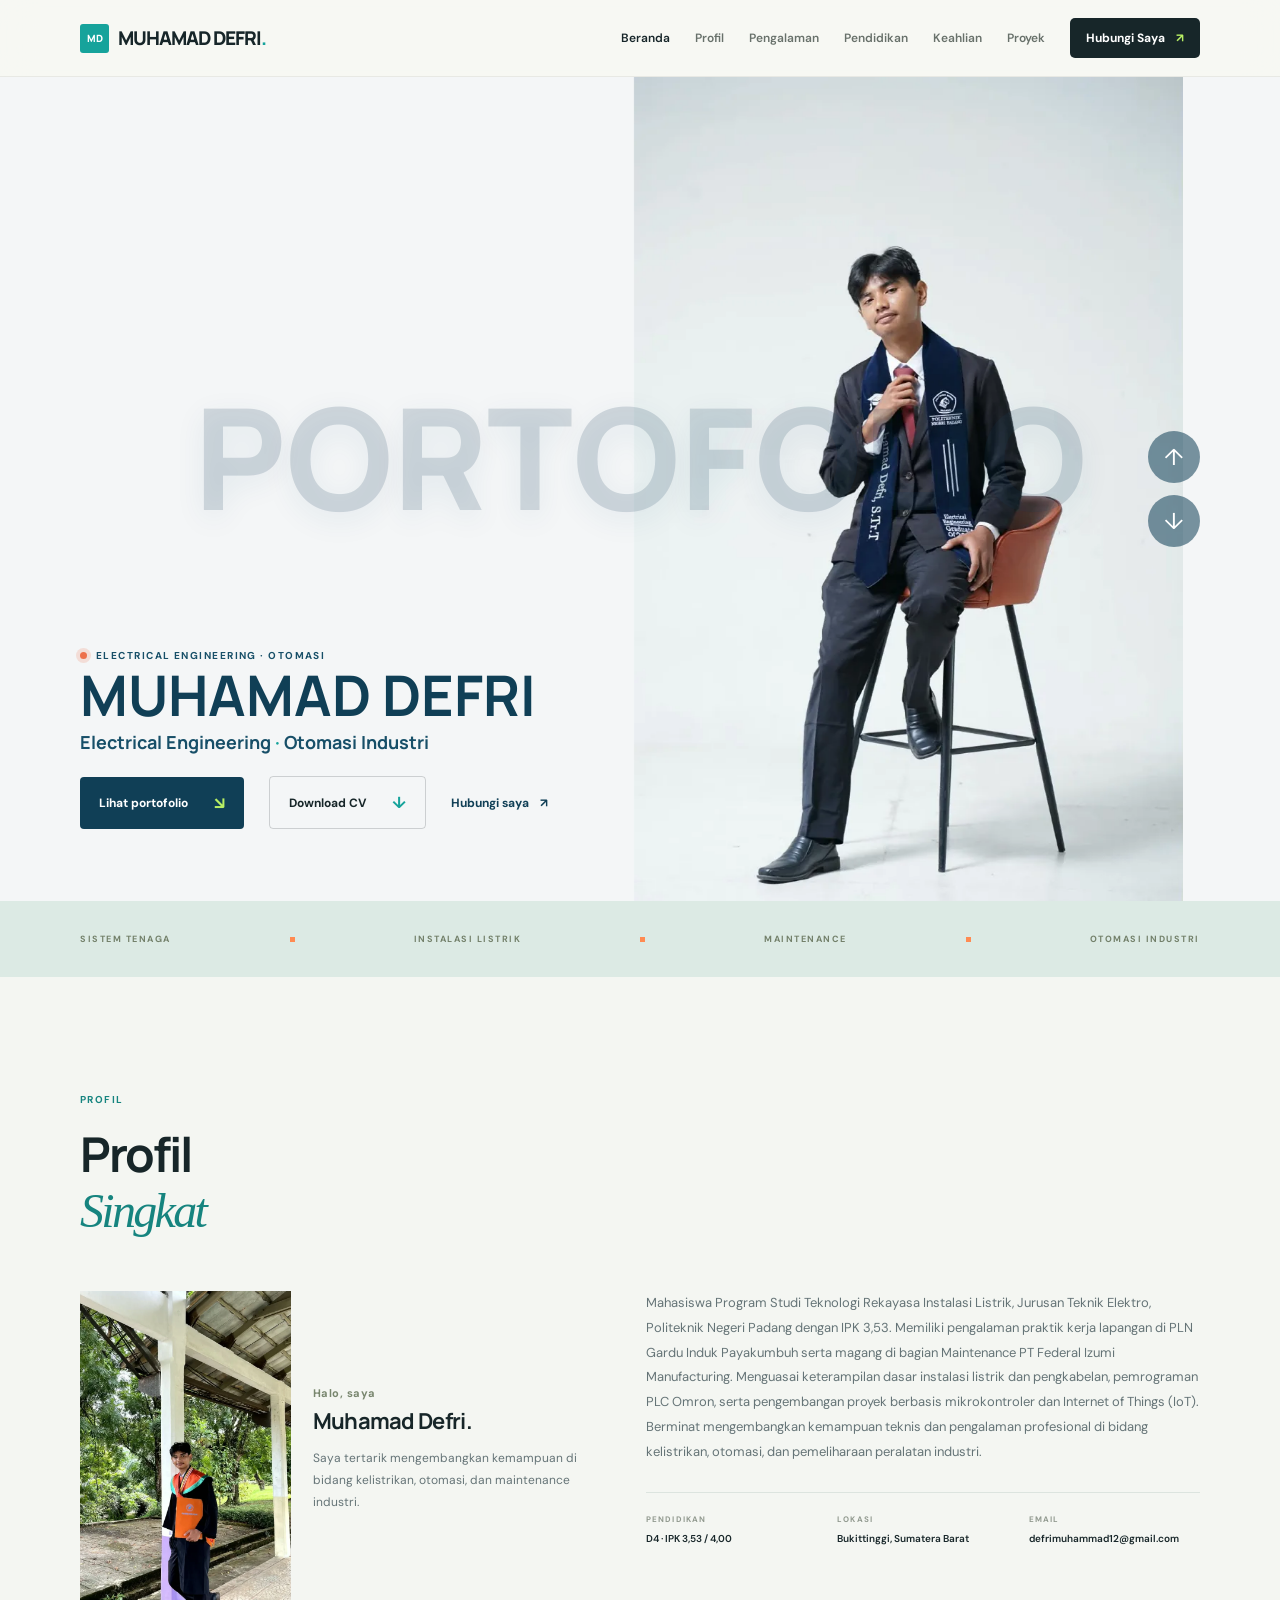
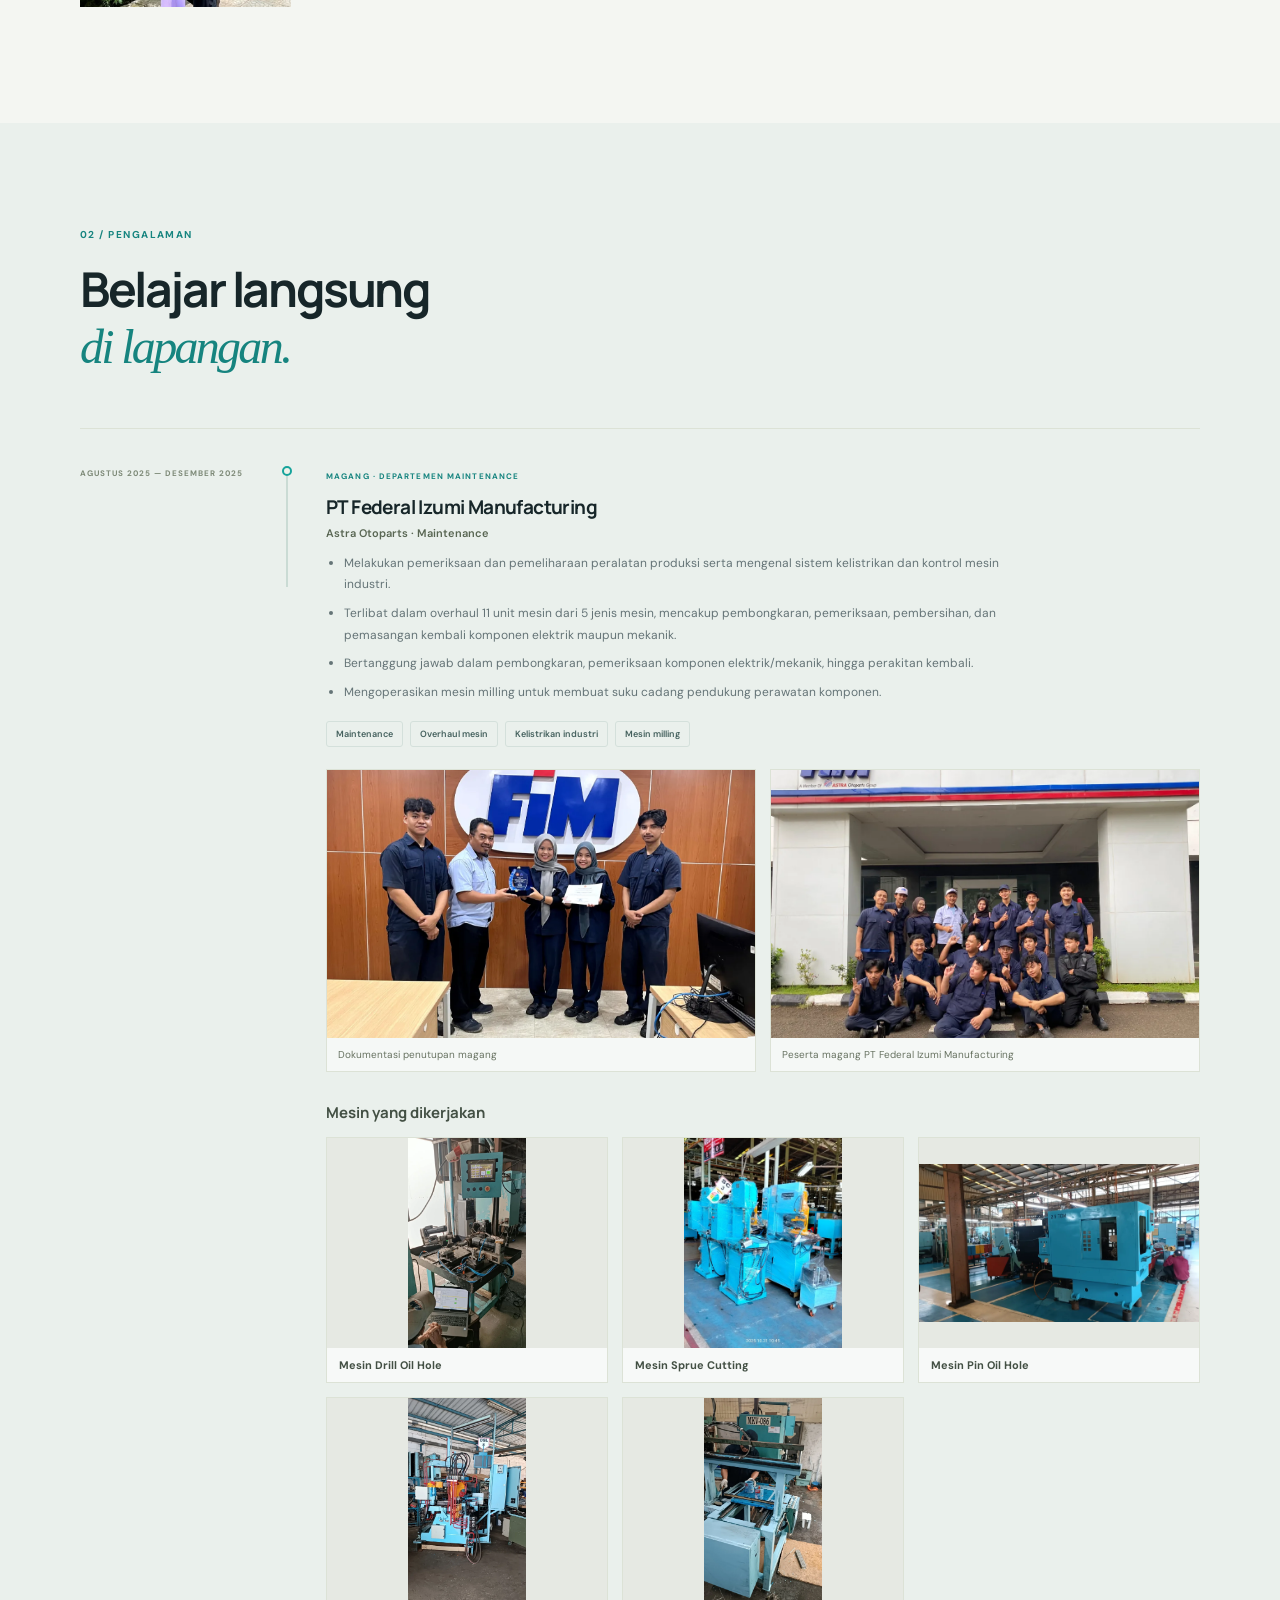
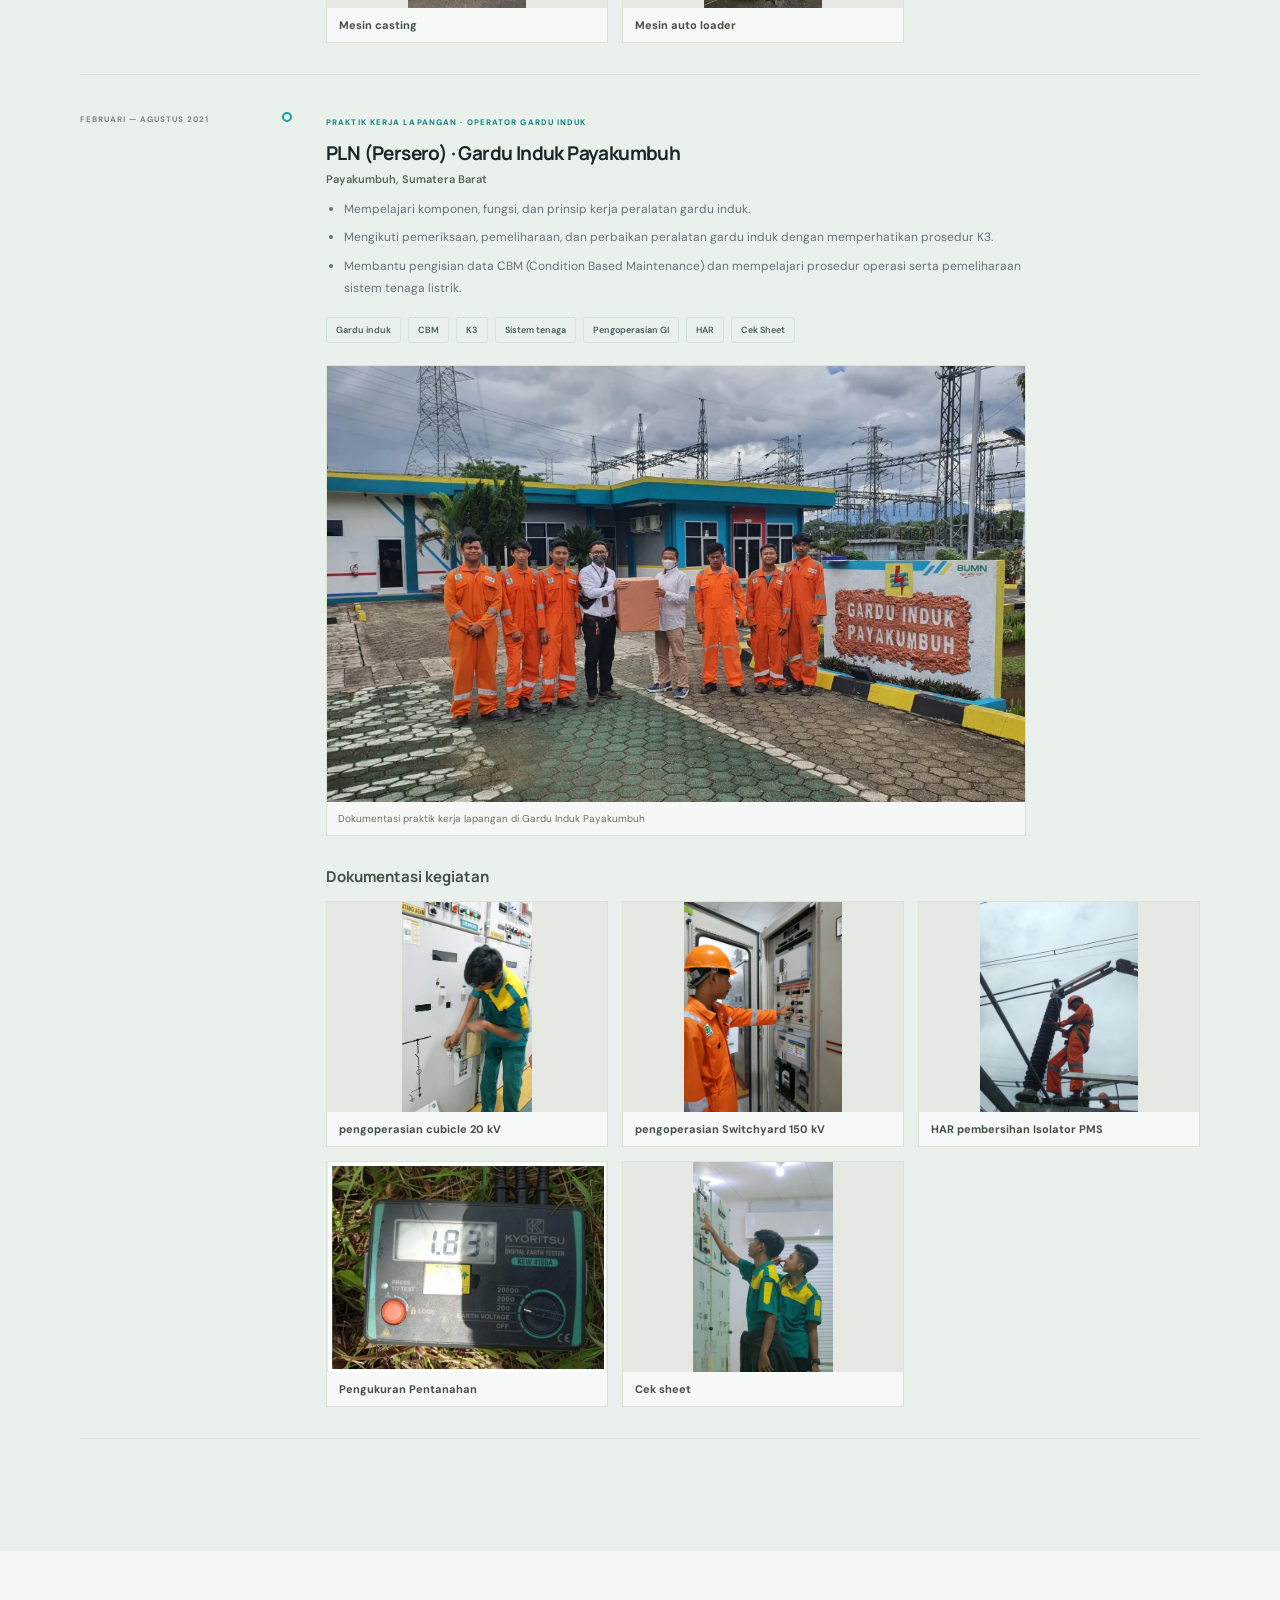
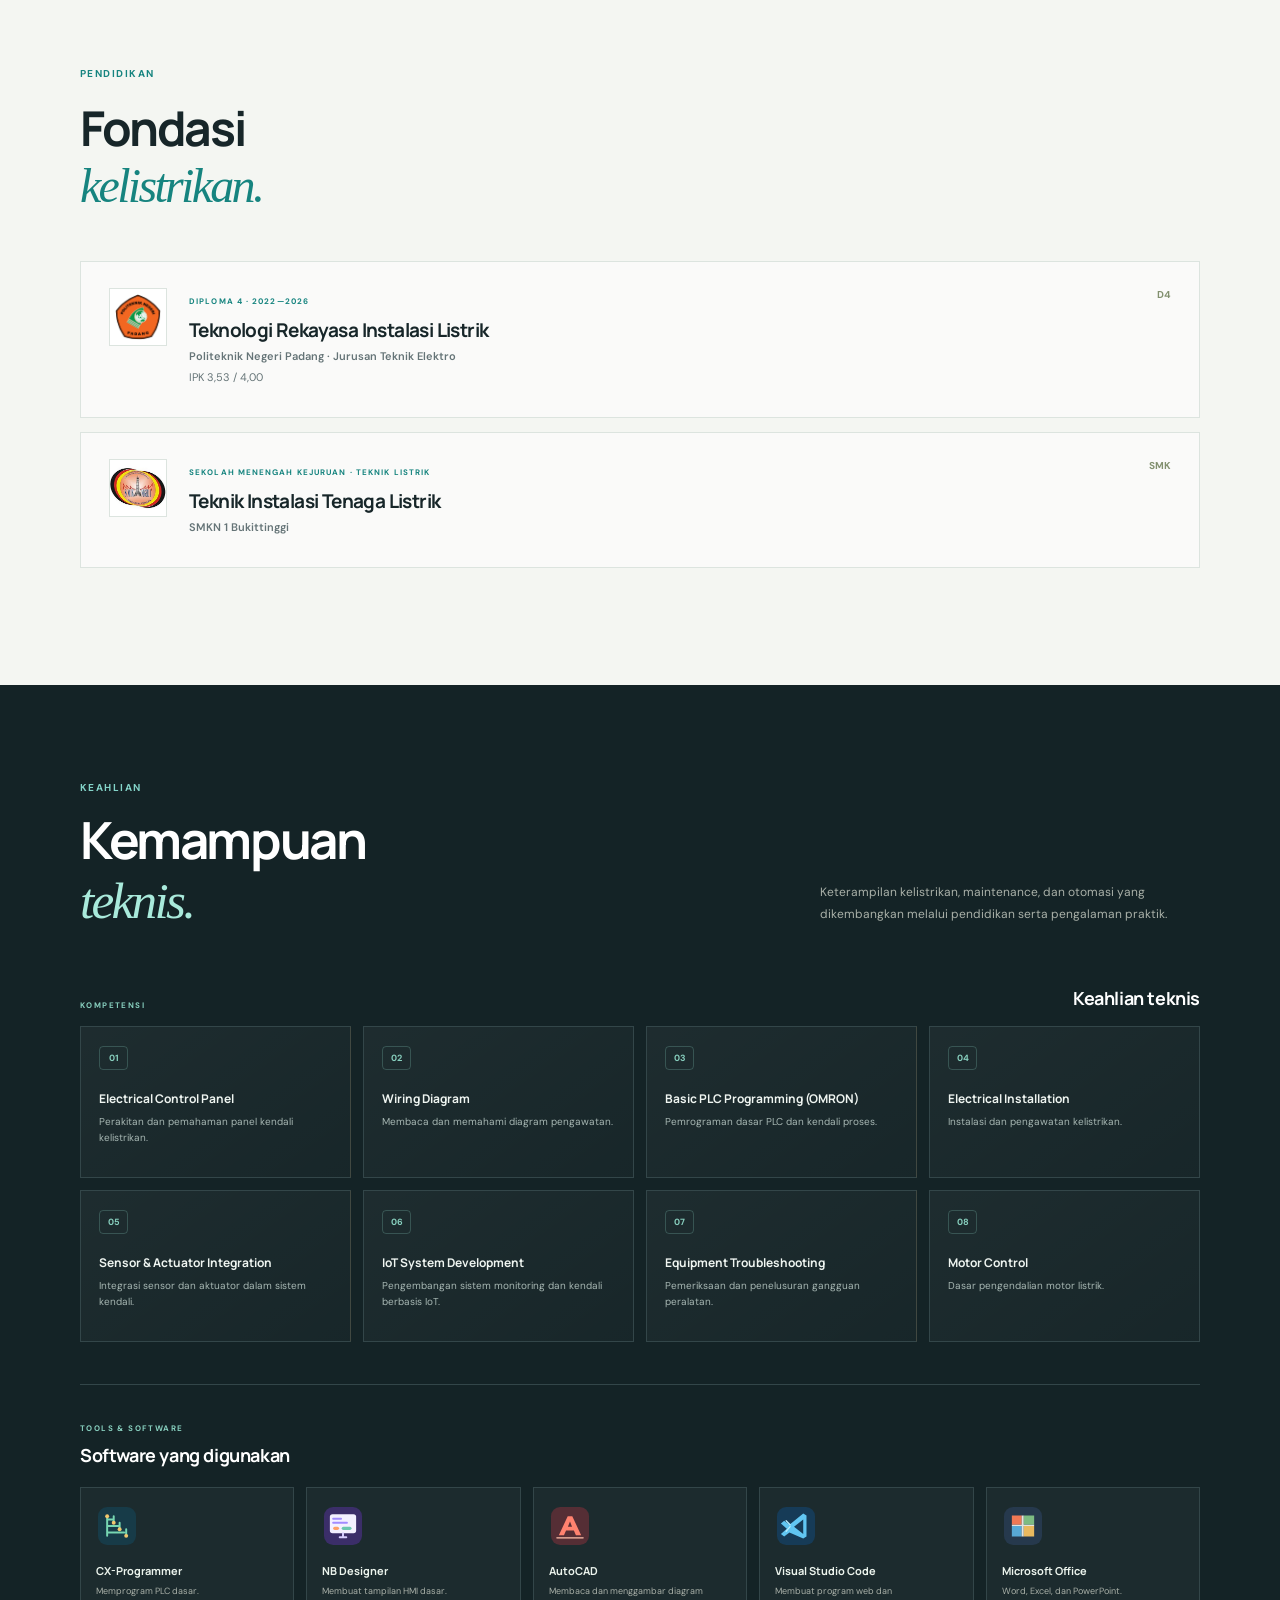
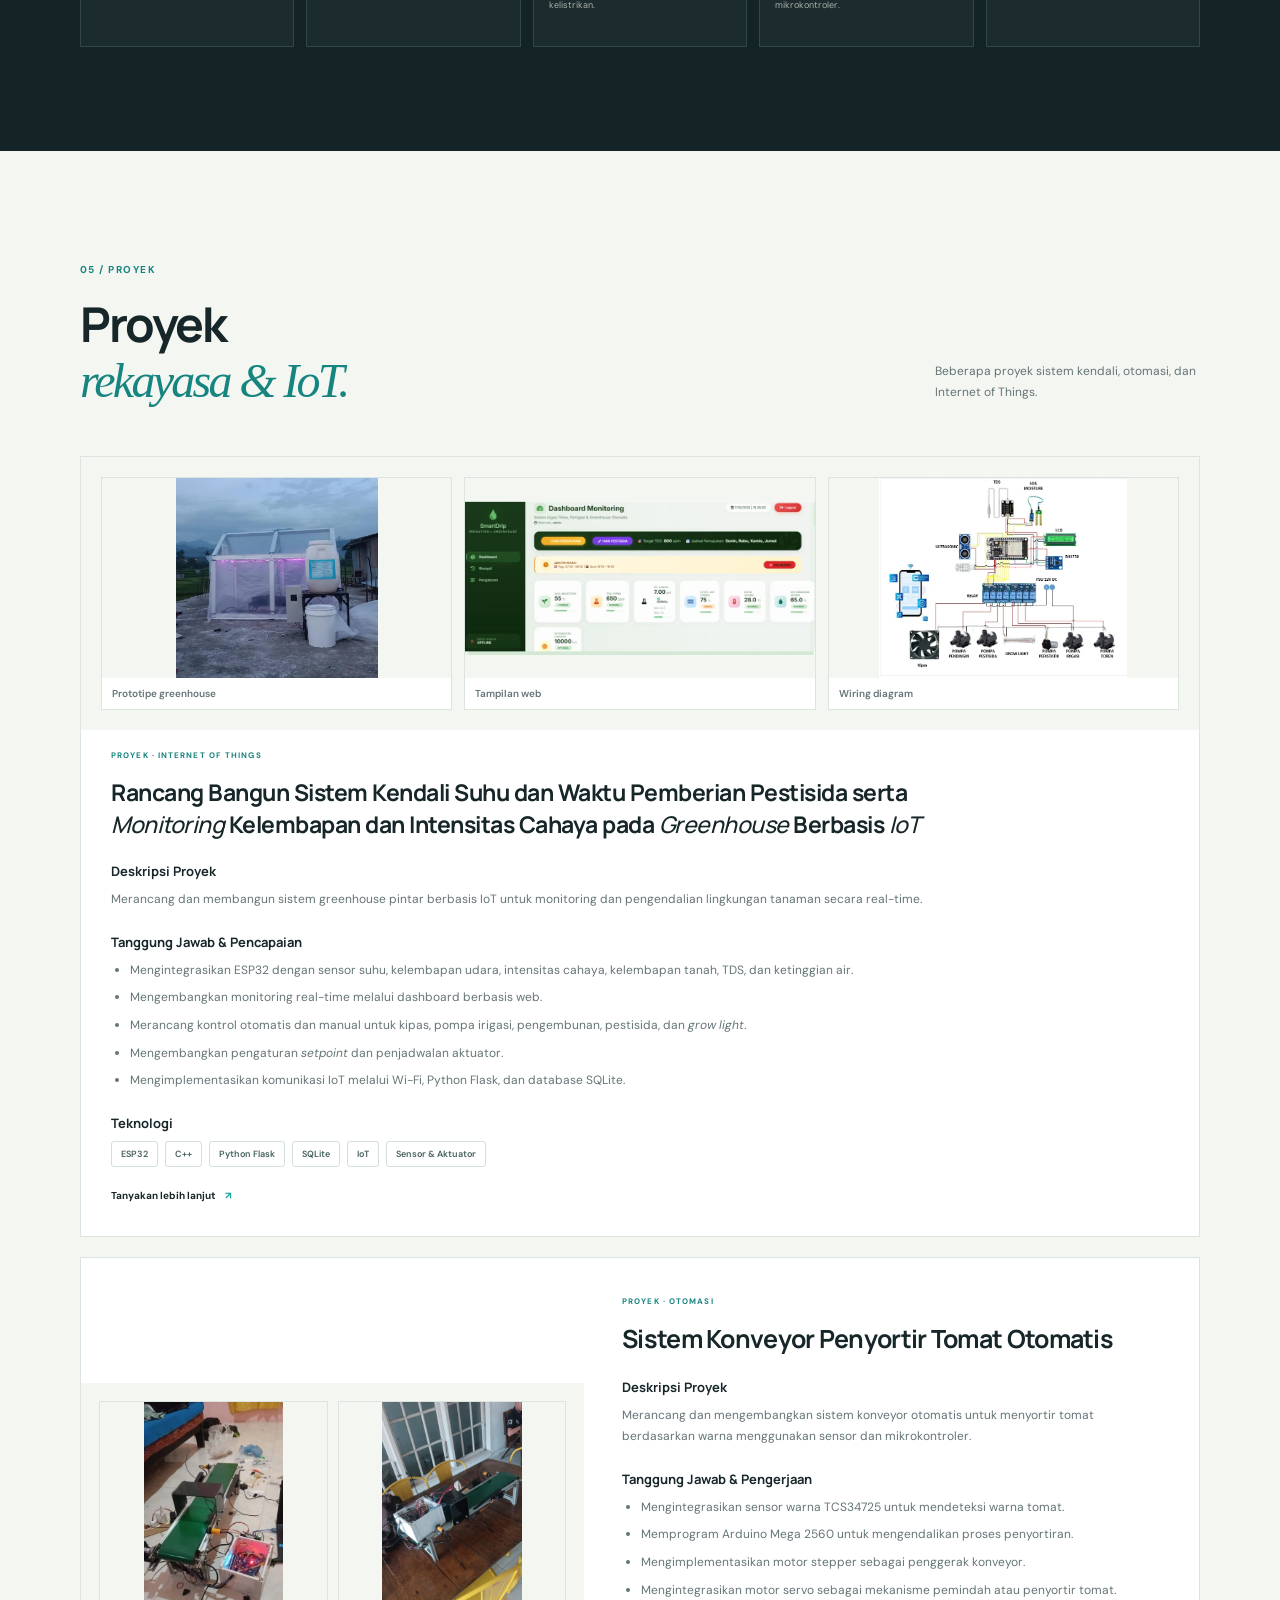
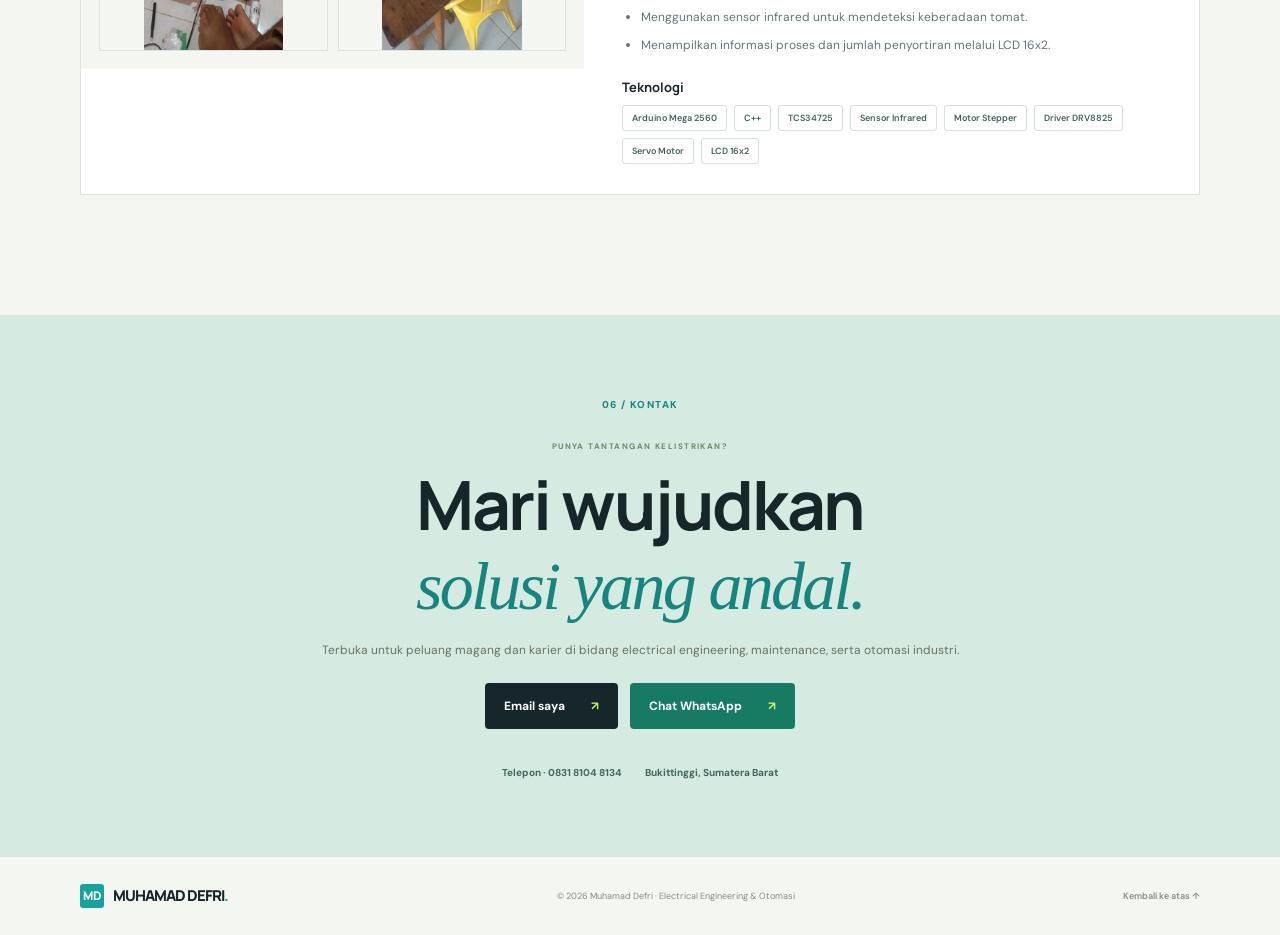
<file: index.html>
﻿<!DOCTYPE html>
<html lang="id">
<head>
    <meta charset="UTF-8">
    <meta name="viewport" content="width=device-width, initial-scale=1.0">
    <meta name="description" content="Portofolio Muhamad Defri, mahasiswa Teknologi Rekayasa Instalasi Listrik dengan pengalaman di sistem tenaga dan maintenance industri.">
    <meta name="theme-color" content="#f4f6f2">
    <title>Muhamad Defri | Electrical Engineering & Otomasi</title>
    <link rel="preconnect" href="https://fonts.googleapis.com">
    <link rel="preconnect" href="https://fonts.gstatic.com" crossorigin>
    <link href="https://fonts.googleapis.com/css2?family=DM+Sans:wght@400;500;600;700&family=Manrope:wght@400;500;600;700;800&display=swap" rel="stylesheet">
    <link rel="stylesheet" href="style.css">
</head>
<body>
    <header class="site-header">
        <nav class="nav container" aria-label="Navigasi utama">
            <a class="brand" href="#beranda" aria-label="Muhamad Defri, beranda">
                <span class="brand-mark">MD</span>
                <span>MUHAMAD DEFRI<span class="brand-dot">.</span></span>
            </a>
            <button class="menu-toggle" type="button" aria-label="Buka menu" aria-expanded="false" aria-controls="nav-links">
                <span></span><span></span>
            </button>
            <div class="nav-links" id="nav-links">
                <a class="nav-link active" href="#beranda">Beranda</a>
                <a class="nav-link" href="#profil">Profil</a>
                <a class="nav-link" href="#pengalaman">Pengalaman</a>
                <a class="nav-link" href="#pendidikan">Pendidikan</a>
                <a class="nav-link" href="#keahlian">Keahlian</a>
                <a class="nav-link" href="#proyek">Proyek</a>
                <a class="nav-contact" href="#kontak">Hubungi Saya <span aria-hidden="true">↗</span></a>
            </div>
        </nav>
    </header>

    <main>
        <section class="hero section-anchor" id="beranda">
            <div class="hero-photo">
                <img class="hero-portrait" src="assets/muhamad-defri-beranda.webp" alt="Muhamad Defri mengenakan setelan wisuda formal">
            </div>
            <span class="hero-portfolio-word" aria-hidden="true">PORTOFOLIO</span>
            <div class="container hero-grid">
                <div class="hero-copy">
                    <span class="eyebrow"><span class="status-dot"></span> ELECTRICAL ENGINEERING · OTOMASI</span>
                    <h1>Muhamad Defri</h1>
                    <p class="hero-role">Electrical Engineering <span>·</span> Otomasi Industri</p>
                    <div class="hero-actions">
                        <a class="button button-dark" href="#proyek">Lihat portofolio <span aria-hidden="true">↘</span></a>
                        <a class="button button-cv" href="assets/CV-Muhamad-Defri.pdf" download="CV-Muhamad-Defri.pdf">Download CV <span aria-hidden="true">↓</span></a>
                        <a class="text-link" href="mailto:defrimuhammad12@gmail.com">Hubungi saya <span aria-hidden="true">↗</span></a>
                    </div>
                </div>
            </div>
            <nav class="hero-controls" aria-label="Navigasi halaman">
                <a href="#beranda" aria-label="Kembali ke atas">↑</a>
                <a href="#profil" aria-label="Lanjut ke profil">↓</a>
            </nav>
        </section>

        <section class="intro-strip" aria-label="Ringkasan portfolio">
            <div class="container strip-content">
                <span>SISTEM TENAGA</span><i></i><span>INSTALASI LISTRIK</span><i></i><span>MAINTENANCE</span><i></i><span>OTOMASI INDUSTRI</span>
            </div>
        </section>

        <section class="content-section container section-anchor" id="profil">
            <div class="section-heading">
                <span class="section-index"> PROFIL</span>
                <h2>Profil<br><span>Singkat</span></h2>
            </div>
            <div class="about-content">
                <div class="about-intro">
                    <div class="about-portrait-frame">
                        <img class="about-portrait" src="assets/muhamad-defri-profil.webp" alt="Muhamad Defri mengenakan toga wisuda di lingkungan kampus" loading="lazy">
                    </div>
                    <div>
                        <span class="about-greeting">Halo, saya</span>
                        <p class="about-lead">Muhamad Defri.</p>
                        <p class="about-intro-copy">Saya tertarik mengembangkan kemampuan di bidang kelistrikan, otomasi, dan maintenance industri.</p>
                    </div>
                </div>
                <div class="about-details">
                    <p>Mahasiswa Program Studi Teknologi Rekayasa Instalasi Listrik, Jurusan Teknik Elektro, Politeknik Negeri Padang dengan IPK 3,53. Memiliki pengalaman praktik kerja lapangan di PLN Gardu Induk Payakumbuh serta magang di bagian Maintenance PT Federal Izumi Manufacturing. Menguasai keterampilan dasar instalasi listrik dan pengkabelan, pemrograman PLC Omron, serta pengembangan proyek berbasis mikrokontroler dan Internet of Things (IoT). Berminat mengembangkan kemampuan teknis dan pengalaman profesional di bidang kelistrikan, otomasi, dan pemeliharaan peralatan industri.</p>
                    <div class="about-facts">
                        <div><span>PENDIDIKAN</span><strong>D4 · IPK 3,53 / 4,00</strong></div>
                        <div><span>LOKASI</span><strong>Bukittinggi, Sumatera Barat</strong></div>
                        <div><span>EMAIL</span><a href="mailto:defrimuhammad12@gmail.com">defrimuhammad12@gmail.com</a></div>
                    </div>
                </div>
            </div>
        </section>

        <section class="timeline-section section-anchor" id="pengalaman">
            <div class="container">
                <div class="section-heading">
                    <span class="section-index">02 / PENGALAMAN</span>
                    <h2>Belajar langsung<br><span>di lapangan.</span></h2>
                </div>
                <div class="timeline">
                    <article class="timeline-item">
                        <span class="timeline-date">AGUSTUS 2025 — DESEMBER 2025</span>
                        <div class="timeline-marker"></div>
                        <div class="timeline-copy">
                            <span class="timeline-type">MAGANG · DEPARTEMEN MAINTENANCE</span>
                            <h3>PT Federal Izumi Manufacturing</h3>
                            <p class="timeline-company">Astra Otoparts · Maintenance</p>
                            <ul class="experience-list">
                                <li>Melakukan pemeriksaan dan pemeliharaan peralatan produksi serta mengenal sistem kelistrikan dan kontrol mesin industri.</li>
                                <li>Terlibat dalam overhaul 11 unit mesin dari 5 jenis mesin, mencakup pembongkaran, pemeriksaan, pembersihan, dan pemasangan kembali komponen elektrik maupun mekanik.</li>
                                <li>Bertanggung jawab dalam pembongkaran, pemeriksaan komponen elektrik/mekanik, hingga perakitan kembali.</li>
                                <li>Mengoperasikan mesin milling untuk membuat suku cadang pendukung perawatan komponen.</li>
                            </ul>
                            <div class="tag-list"><span>Maintenance</span><span>Overhaul mesin</span><span>Kelistrikan industri</span><span>Mesin milling</span></div>
                            <div class="internship-gallery" aria-label="Dokumentasi magang di PT Federal Izumi Manufacturing">
                                <figure>
                                    <img src="assets/federal-izumi-internship-award.webp" alt="Foto bersama saat penyerahan penghargaan magang di PT Federal Izumi Manufacturing" loading="lazy">
                                    <figcaption>Dokumentasi penutupan magang</figcaption>
                                </figure>
                                <figure>
                                    <img src="assets/federal-izumi-internship-team.webp" alt="Foto bersama peserta magang di depan PT Federal Izumi Manufacturing" loading="lazy">
                                    <figcaption>Peserta magang PT Federal Izumi Manufacturing</figcaption>
                                </figure>
                            </div>
                            <div class="machine-gallery">
                                <h4>Mesin yang dikerjakan</h4>
                                <div class="machine-gallery-grid">
                                    <figure>
                                        <img src="assets/mesin-magang-1.webp" alt="Dokumentasi mesin 1 yang dikerjakan selama magang" loading="lazy">
                                        <figcaption>Mesin Drill Oil Hole</figcaption>
                                    </figure>
                                    <figure>
                                        <img src="assets/mesin-magang-2.webp" alt="Dokumentasi mesin 2 yang dikerjakan selama magang" loading="lazy">
                                        <figcaption>Mesin Sprue Cutting</figcaption>
                                    </figure>
                                    <figure>
                                        <img src="assets/mesin-magang-3.webp" alt="Dokumentasi mesin 3 yang dikerjakan selama magang" loading="lazy">
                                        <figcaption>Mesin Pin Oil Hole</figcaption>
                                    </figure>
                                    <figure>
                                        <img src="assets/mesin-magang-4.webp" alt="Dokumentasi mesin 4 yang dikerjakan selama magang" loading="lazy">
                                        <figcaption>Mesin casting</figcaption>
                                    </figure>
                                    <figure>
                                        <img src="assets/mesin-magang-5.webp" alt="Dokumentasi mesin 5 yang dikerjakan selama magang" loading="lazy">
                                        <figcaption>Mesin auto loader</figcaption>
                                    </figure>
                                </div>
                            </div>
                        </div>
                    </article>
                    <article class="timeline-item">
                        <span class="timeline-date">FEBRUARI — AGUSTUS 2021</span>
                        <div class="timeline-marker"></div>
                        <div class="timeline-copy">
                            <span class="timeline-type">PRAKTIK KERJA LAPANGAN · OPERATOR GARDU INDUK</span>
                            <h3>PLN (Persero) · Gardu Induk Payakumbuh</h3>
                            <p class="timeline-company">Payakumbuh, Sumatera Barat</p>
                            <ul class="experience-list">
                                <li>Mempelajari komponen, fungsi, dan prinsip kerja peralatan gardu induk.</li>
                                <li>Mengikuti pemeriksaan, pemeliharaan, dan perbaikan peralatan gardu induk dengan memperhatikan prosedur K3.</li>
                                <li>Membantu pengisian data CBM (Condition Based Maintenance) dan mempelajari prosedur operasi serta pemeliharaan sistem tenaga listrik.</li>
                            </ul>
                            <div class="tag-list"><span>Gardu induk</span><span>CBM</span><span>K3</span><span>Sistem tenaga</span><span>Pengoperasian GI</span><span>HAR</span><span>Cek Sheet</span></div>
                            <div class="internship-gallery internship-gallery-single" aria-label="Dokumentasi praktik kerja lapangan di Gardu Induk Payakumbuh">
                                <figure>
                                    <img src="assets/magang-gardu-induk-payakumbuh.webp" alt="Foto bersama peserta praktik kerja lapangan di depan Gardu Induk Payakumbuh" loading="lazy">
                                    <figcaption>Dokumentasi praktik kerja lapangan di Gardu Induk Payakumbuh</figcaption>
                                </figure>
                            </div>
                            <div class="machine-gallery">
                                <h4>Dokumentasi kegiatan</h4>
                                <div class="machine-gallery-grid">
                                    <figure>
                                        <img src="assets/magang-gardu-induk-kegiatan-1.webp" alt="Dokumentasi kegiatan praktik kerja lapangan di Gardu Induk Payakumbuh, foto 1" loading="lazy">
                                        <figcaption>pengoperasian cubicle 20 kV</figcaption>
                                    </figure>
                                    <figure>
                                        <img src="assets/magang-gardu-induk-kegiatan-2.webp" alt="Dokumentasi kegiatan praktik kerja lapangan di Gardu Induk Payakumbuh, foto 2" loading="lazy">
                                        <figcaption>pengoperasian Switchyard 150 kV</figcaption>
                                    </figure>
                                    <figure>
                                        <img src="assets/magang-gardu-induk-kegiatan-3.webp" alt="Dokumentasi kegiatan praktik kerja lapangan di Gardu Induk Payakumbuh, foto 3" loading="lazy">
                                        <figcaption>HAR pembersihan Isolator PMS </figcaption>
                                    </figure>
                                    <figure>
                                        <img src="assets/magang-gardu-induk-kegiatan-4.webp" alt="Dokumentasi kegiatan praktik kerja lapangan di Gardu Induk Payakumbuh, foto 4" loading="lazy">
                                        <figcaption>Pengukuran Pentanahan</figcaption>
                                    </figure>
                                    <figure>
                                        <img src="assets/magang-gardu-induk-kegiatan-5.webp" alt="Dokumentasi kegiatan praktik kerja lapangan di Gardu Induk Payakumbuh, foto 5" loading="lazy">
                                        <figcaption>Cek sheet </figcaption>
                                    </figure>
                                </div>
                            </div>
                        </div>
                    </article>
                </div>
            </div>
        </section>

        <section class="content-section container education-section section-anchor" id="pendidikan">
            <div class="section-heading">
                <span class="section-index"> PENDIDIKAN</span>
                <h2>Fondasi<br><span>kelistrikan.</span></h2>
            </div>
            <article class="education-card">
                <img class="education-logo education-logo-pnp" src="assets/logo-pnp.webp" alt="Logo Politeknik Negeri Padang" loading="lazy">
                <div class="education-card-content">
                    <span class="timeline-type">DIPLOMA 4 · 2022—2026</span>
                    <h3>Teknologi Rekayasa Instalasi Listrik</h3>
                    <p class="timeline-company">Politeknik Negeri Padang · Jurusan Teknik Elektro</p>
                    <p>IPK 3,53 / 4,00</p>
                </div>
                <span class="education-year">D4</span>
            </article>
            <article class="education-card">
                <img class="education-logo education-logo-smk" src="assets/logo-smkn-1-bukittinggi.webp" alt="Logo SMKN 1 Bukittinggi" loading="lazy">
                <div class="education-card-content">
                    <span class="timeline-type">SEKOLAH MENENGAH KEJURUAN · TEKNIK LISTRIK</span>
                    <h3>Teknik Instalasi Tenaga Listrik</h3>
                    <p class="timeline-company">SMKN 1 Bukittinggi</p>
                </div>
                <span class="education-year">SMK</span>
            </article>
        </section>

        <section class="skills-section section-anchor" id="keahlian">
            <div class="container skills-layout">
                <div class="section-heading">
                    <span class="section-index">KEAHLIAN</span>
                    <h2>Kemampuan<br><span>teknis.</span></h2>
                    <p class="skills-intro">Keterampilan kelistrikan, maintenance, dan otomasi yang dikembangkan melalui pendidikan serta pengalaman praktik.</p>
                </div>
                <div class="skills-category">
                    <div class="skills-category-heading">
                        <span class="software-kicker">KOMPETENSI</span>
                        <h3>Keahlian teknis</h3>
                    </div>
                <div class="skills-grid">
                    <article class="skill-card"><span class="skill-number">01</span><div><h3>Electrical Control Panel</h3><p>Perakitan dan pemahaman panel kendali kelistrikan.</p></div></article>
                    <article class="skill-card"><span class="skill-number">02</span><div><h3>Wiring Diagram</h3><p>Membaca dan memahami diagram pengawatan.</p></div></article>
                    <article class="skill-card"><span class="skill-number">03</span><div><h3>Basic PLC Programming (OMRON)</h3><p>Pemrograman dasar PLC dan kendali proses.</p></div></article>
                    <article class="skill-card"><span class="skill-number">04</span><div><h3>Electrical Installation</h3><p>Instalasi dan pengawatan kelistrikan.</p></div></article>
                    <article class="skill-card"><span class="skill-number">05</span><div><h3>Sensor &amp; Actuator Integration</h3><p>Integrasi sensor dan aktuator dalam sistem kendali.</p></div></article>
                    <article class="skill-card"><span class="skill-number">06</span><div><h3>IoT System Development</h3><p>Pengembangan sistem monitoring dan kendali berbasis IoT.</p></div></article>
                    <article class="skill-card"><span class="skill-number">07</span><div><h3>Equipment Troubleshooting</h3><p>Pemeriksaan dan penelusuran gangguan peralatan.</p></div></article>
                    <article class="skill-card"><span class="skill-number">08</span><div><h3>Motor Control</h3><p>Dasar pengendalian motor listrik.</p></div></article>
                </div>
                </div>
                <div class="software-section">
                    <span class="software-kicker">TOOLS &amp; SOFTWARE</span>
                    <h3>Software yang digunakan</h3>
                    <div class="software-tools-grid">
                        <article class="software-card">
                            <img src="assets/software-cx-programmer.svg" alt="" aria-hidden="true" loading="lazy">
                            <h4>CX-Programmer</h4>
                            <p>Memprogram PLC dasar.</p>
                        </article>
                        <article class="software-card">
                            <img src="assets/software-nb-designer.svg" alt="" aria-hidden="true" loading="lazy">
                            <h4>NB Designer</h4>
                            <p>Membuat tampilan HMI dasar.</p>
                        </article>
                        <article class="software-card">
                            <img src="assets/software-autocad.svg" alt="" aria-hidden="true" loading="lazy">
                            <h4>AutoCAD</h4>
                            <p>Membaca dan menggambar diagram kelistrikan.</p>
                        </article>
                        <article class="software-card">
                            <img src="assets/software-vscode.svg" alt="" aria-hidden="true" loading="lazy">
                            <h4>Visual Studio Code</h4>
                            <p>Membuat program web dan mikrokontroler.</p>
                        </article>
                        <article class="software-card">
                            <img src="assets/software-microsoft-office.svg" alt="" aria-hidden="true" loading="lazy">
                            <h4>Microsoft Office</h4>
                            <p>Word, Excel, dan PowerPoint.</p>
                        </article>
                    </div>
                </div>
            </div>
        </section>

        <section class="content-section container projects-section section-anchor" id="proyek">
            <div class="projects-heading">
                <div class="section-heading">
                    <span class="section-index">05 / PROYEK</span>
                    <h2>Proyek<br><span>rekayasa & IoT.</span></h2>
                </div>
                <p>Beberapa proyek sistem kendali, otomasi, dan Internet of Things.</p>
            </div>
            <article class="project-card project-card-greenhouse">
                <div class="project-photo-gallery" aria-label="Dokumentasi proyek greenhouse berbasis IoT">
                    <figure>
                        <img src="assets/proyek-greenhouse-iot.webp" alt="Prototipe greenhouse untuk sistem kendali dan monitoring tanaman berbasis IoT" loading="lazy">
                        <figcaption>Prototipe greenhouse</figcaption>
                    </figure>
                    <figure>
                        <img src="assets/proyek-greenhouse-dashboard.webp" alt="Tampilan web dashboard monitoring greenhouse" loading="lazy">
                        <figcaption>Tampilan web</figcaption>
                    </figure>
                    <figure>
                        <img src="assets/proyek-greenhouse-wiring-diagram.webp" alt="Wiring diagram sistem kendali dan monitoring greenhouse" loading="lazy">
                        <figcaption>Wiring diagram</figcaption>
                    </figure>
                </div>
                <div class="project-info">
                    <span class="timeline-type">PROYEK · INTERNET OF THINGS</span>
                    <h3 class="project-title-long">Rancang Bangun Sistem Kendali Suhu dan Waktu Pemberian Pestisida serta <em>Monitoring</em> Kelembapan dan Intensitas Cahaya pada <em>Greenhouse</em> Berbasis <em>IoT</em></h3>
                    <h4 class="project-detail-heading">Deskripsi Proyek</h4>
                    <p class="project-description">Merancang dan membangun sistem greenhouse pintar berbasis IoT untuk monitoring dan pengendalian lingkungan tanaman secara real-time.</p>
                    <h4 class="project-detail-heading">Tanggung Jawab &amp; Pencapaian</h4>
                    <ul class="project-responsibilities">
                        <li>Mengintegrasikan ESP32 dengan sensor suhu, kelembapan udara, intensitas cahaya, kelembapan tanah, TDS, dan ketinggian air.</li>
                        <li>Mengembangkan monitoring real-time melalui dashboard berbasis web.</li>
                        <li>Merancang kontrol otomatis dan manual untuk kipas, pompa irigasi, pengembunan, pestisida, dan <em>grow light</em>.</li>
                        <li>Mengembangkan pengaturan <em>setpoint</em> dan penjadwalan aktuator.</li>
                        <li>Mengimplementasikan komunikasi IoT melalui Wi-Fi, Python Flask, dan database SQLite.</li>
                    </ul>
                    <h4 class="project-detail-heading">Teknologi</h4>
                    <div class="tag-list"><span>ESP32</span><span>C++</span><span>Python Flask</span><span>SQLite</span><span>IoT</span><span>Sensor &amp; Aktuator</span></div>
                    <a class="project-link" href="mailto:defrimuhammad12@gmail.com">Tanyakan lebih lanjut <span aria-hidden="true">↗</span></a>
                </div>
            </article>
            <article class="project-card project-card-conveyor">
                <div class="project-photo-gallery" aria-label="Dokumentasi proyek conveyor pemisah tomat">
                    <img src="assets/proyek-conveyor-tomat-1.webp" alt="Prototipe sistem konveyor otomatis penyortir tomat berdasarkan warna" loading="lazy">
                    <img src="assets/proyek-conveyor-tomat-2.webp" alt="Tampilan lain sistem konveyor otomatis penyortir tomat" loading="lazy">
                </div>
                <div class="project-info">
                    <span class="timeline-type">PROYEK · OTOMASI</span>
                    <h3>Sistem Konveyor Penyortir Tomat Otomatis</h3>
                    <h4 class="project-detail-heading">Deskripsi Proyek</h4>
                    <p class="project-description">Merancang dan mengembangkan sistem konveyor otomatis untuk menyortir tomat berdasarkan warna menggunakan sensor dan mikrokontroler.</p>
                    <h4 class="project-detail-heading">Tanggung Jawab &amp; Pengerjaan</h4>
                    <ul class="project-responsibilities">
                        <li>Mengintegrasikan sensor warna TCS34725 untuk mendeteksi warna tomat.</li>
                        <li>Memprogram Arduino Mega 2560 untuk mengendalikan proses penyortiran.</li>
                        <li>Mengimplementasikan motor stepper sebagai penggerak konveyor.</li>
                        <li>Mengintegrasikan motor servo sebagai mekanisme pemindah atau penyortir tomat.</li>
                        <li>Menggunakan sensor infrared untuk mendeteksi keberadaan tomat.</li>
                        <li>Menampilkan informasi proses dan jumlah penyortiran melalui LCD 16x2.</li>
                    </ul>
                    <h4 class="project-detail-heading">Teknologi</h4>
                    <div class="tag-list"><span>Arduino Mega 2560</span><span>C++</span><span>TCS34725</span><span>Sensor Infrared</span><span>Motor Stepper</span><span>Driver DRV8825</span><span>Servo Motor</span><span>LCD 16x2</span></div>
                </div>
            </article>
        </section>

        <section class="contact-section section-anchor" id="kontak">
            <div class="container contact-inner">
                <span class="section-index">06 / KONTAK</span>
                <p class="contact-kicker">PUNYA TANTANGAN KELISTRIKAN?</p>
                <h2>Mari wujudkan<br><span>solusi yang andal.</span></h2>
                <p class="contact-description">Terbuka untuk peluang magang dan karier di bidang electrical engineering, maintenance, serta otomasi industri.</p>
                <div class="contact-actions">
                    <a class="button button-light" href="mailto:defrimuhammad12@gmail.com">Email saya <span aria-hidden="true">↗</span></a>
                    <a class="button button-whatsapp" href="https://wa.me/6283181048134?text=Halo%20Muhamad%20Defri%2C%20saya%20menghubungi%20Anda%20melalui%20portofolio." target="_blank" rel="noopener noreferrer">Chat WhatsApp <span aria-hidden="true">↗</span></a>
                </div>
                <div class="contact-socials">
                    <a href="tel:+6283181048134">Telepon · 0831 8104 8134</a>
                    <span>Bukittinggi, Sumatera Barat</span>
                </div>
            </div>
        </section>
    </main>

    <footer class="site-footer">
        <div class="container footer-content">
            <a class="brand footer-brand" href="#beranda"><span class="brand-mark">MD</span><span>MUHAMAD DEFRI<span class="brand-dot">.</span></span></a>
            <span>© <span id="current-year">2026</span> Muhamad Defri · Electrical Engineering & Otomasi</span>
            <a href="#beranda">Kembali ke atas ↑</a>
        </div>
    </footer>
    <script src="script.js"></script>
</body>
</html>
</file>
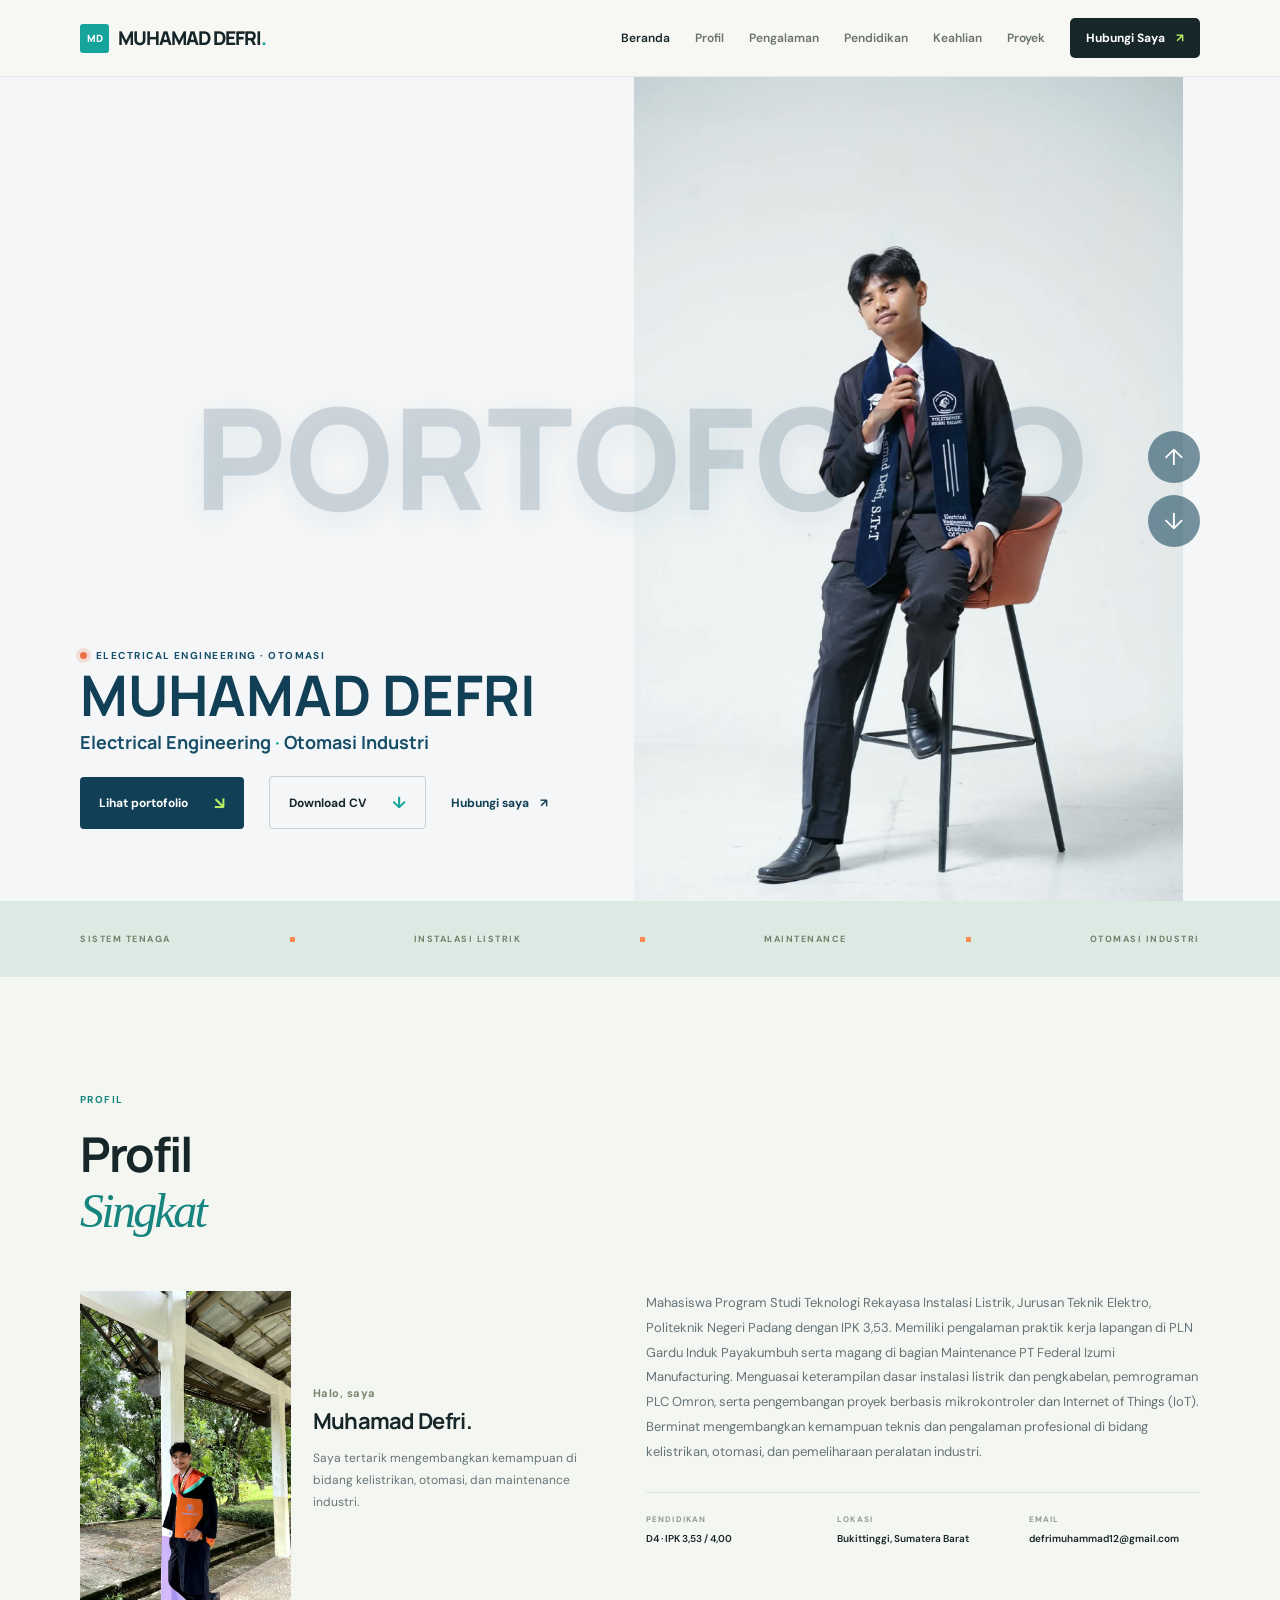
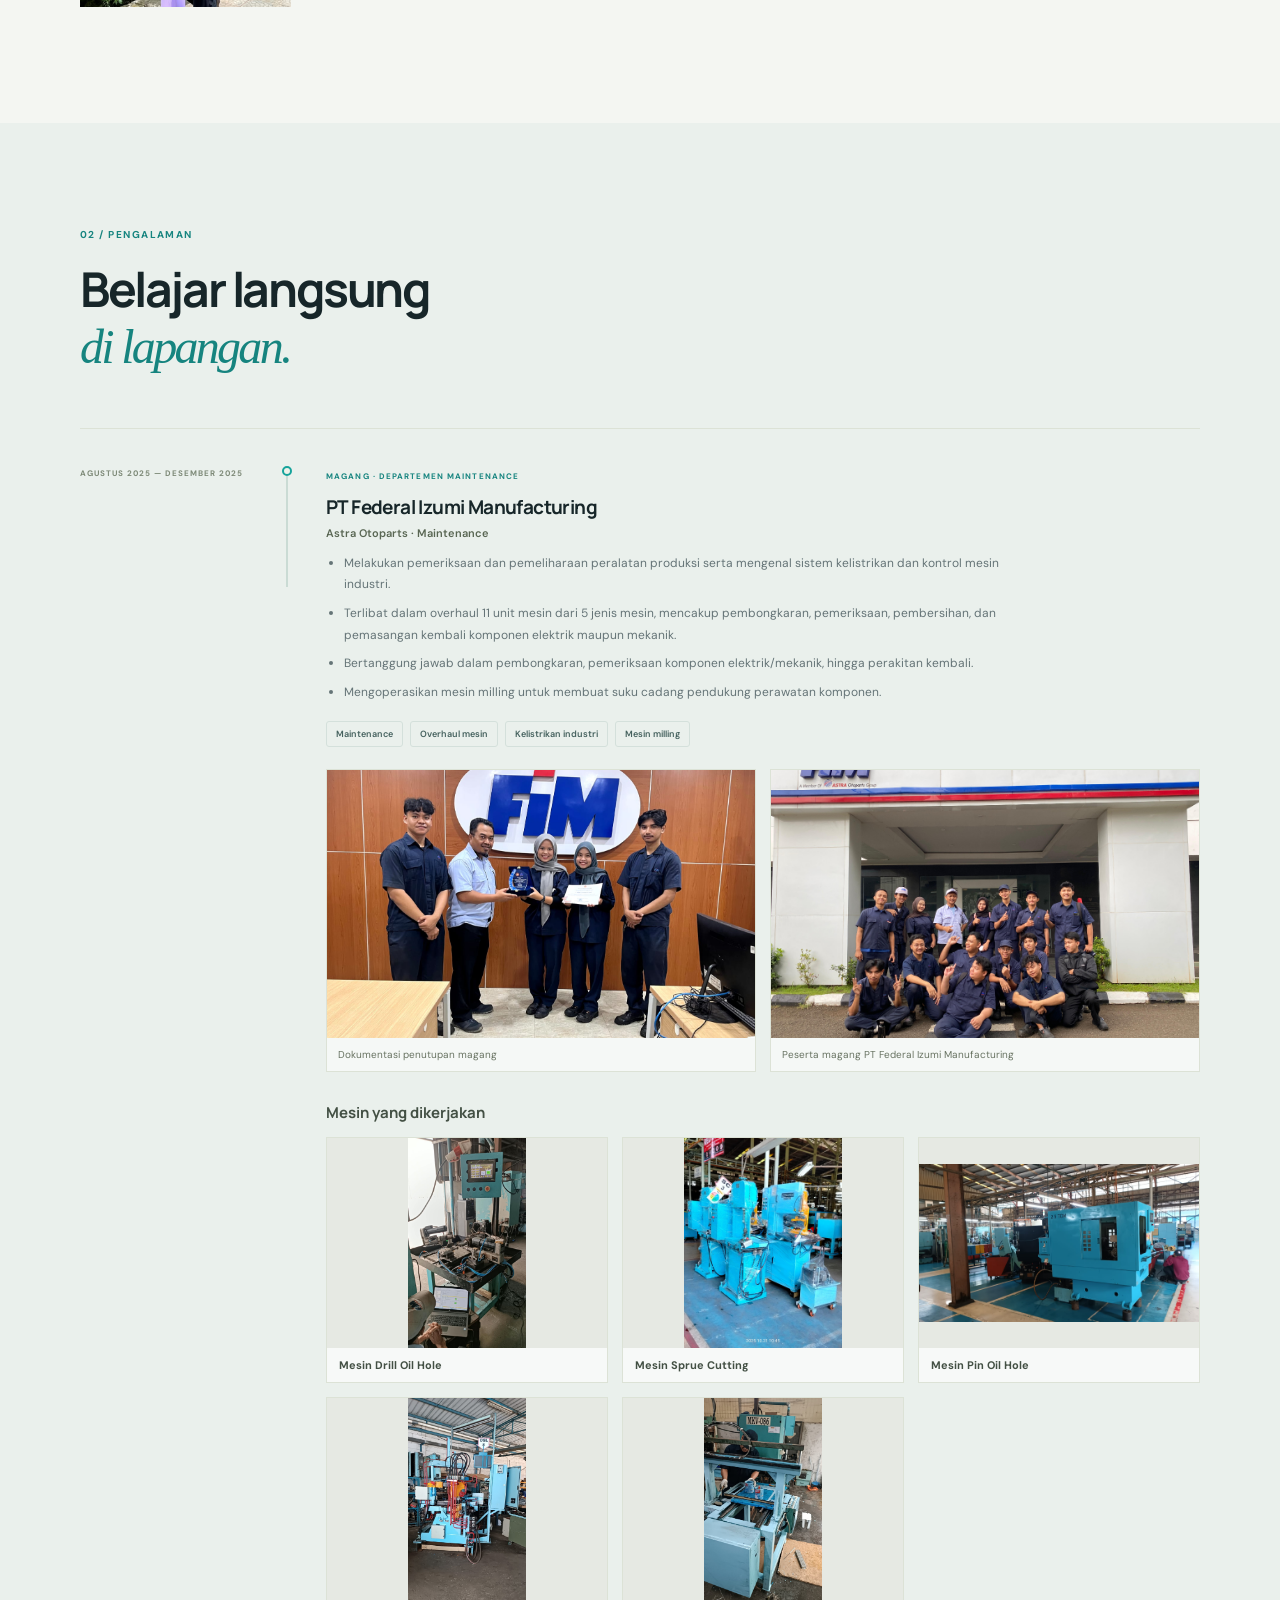
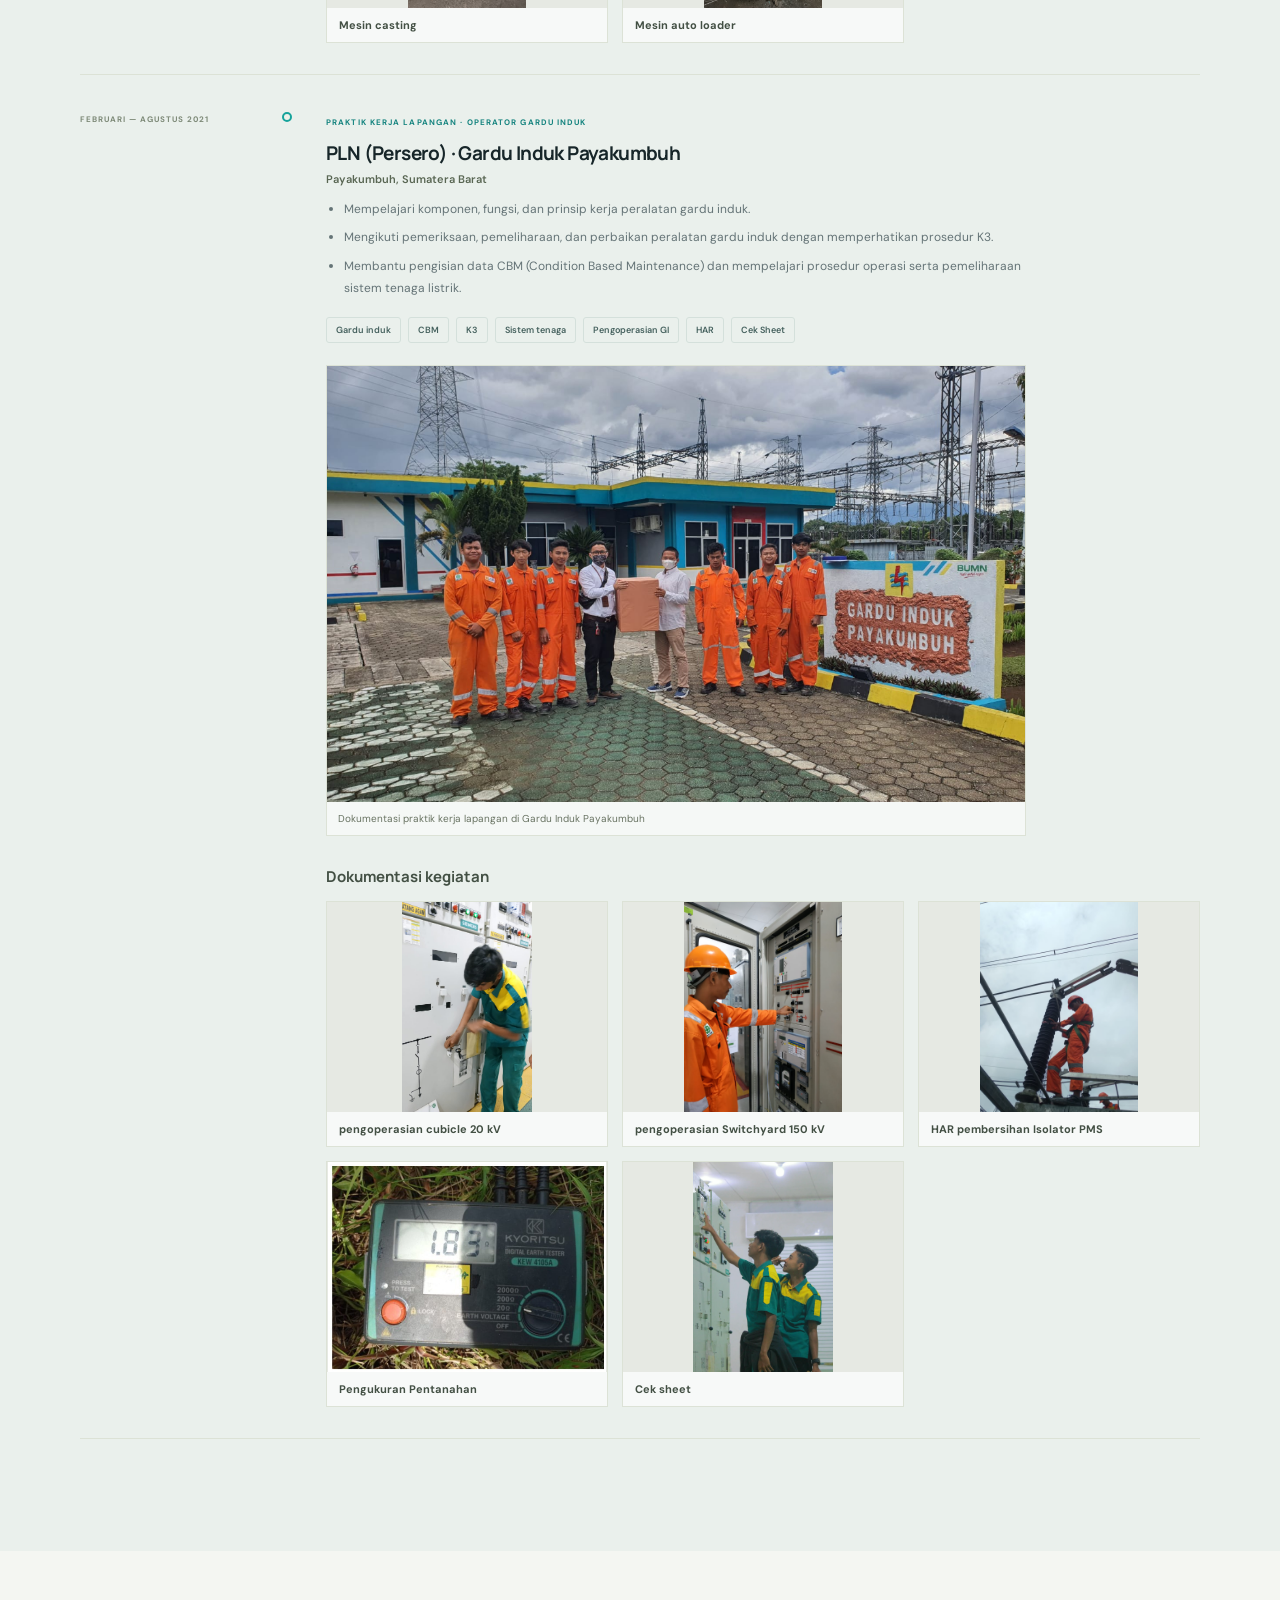
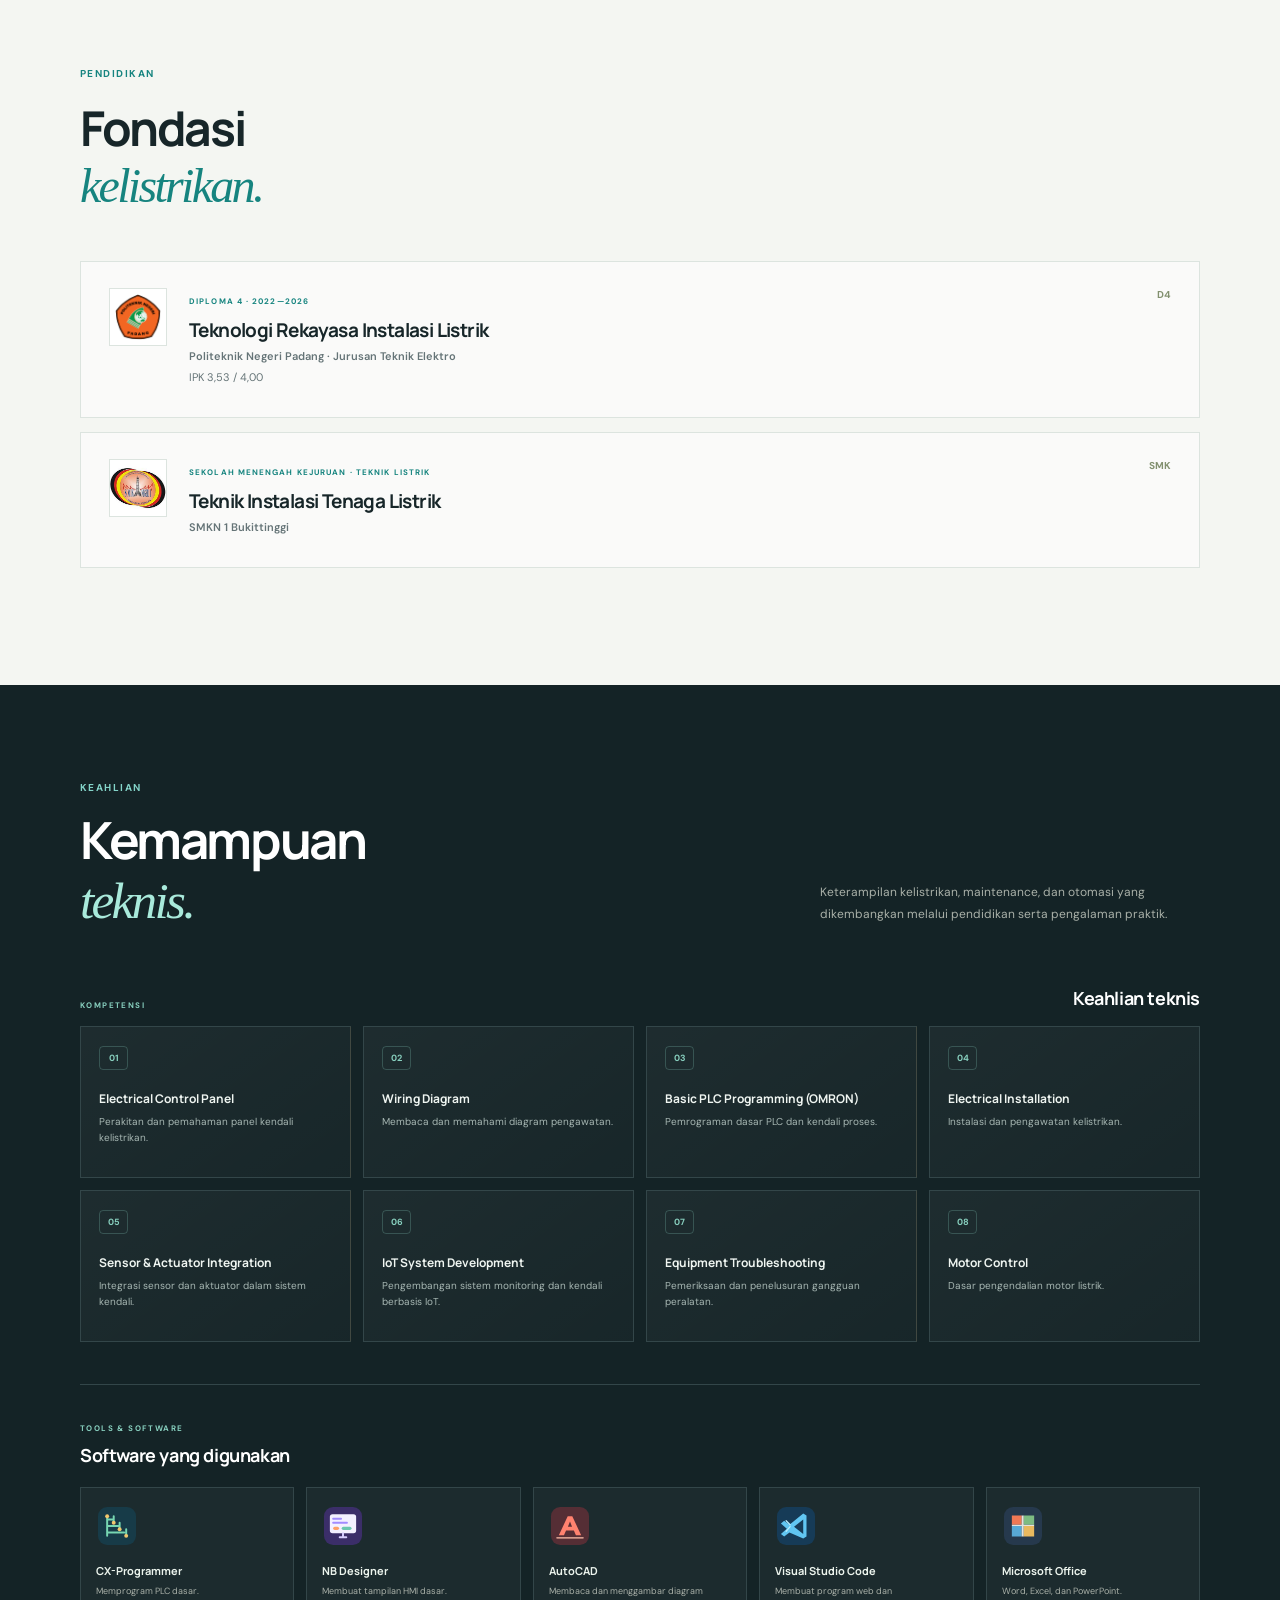
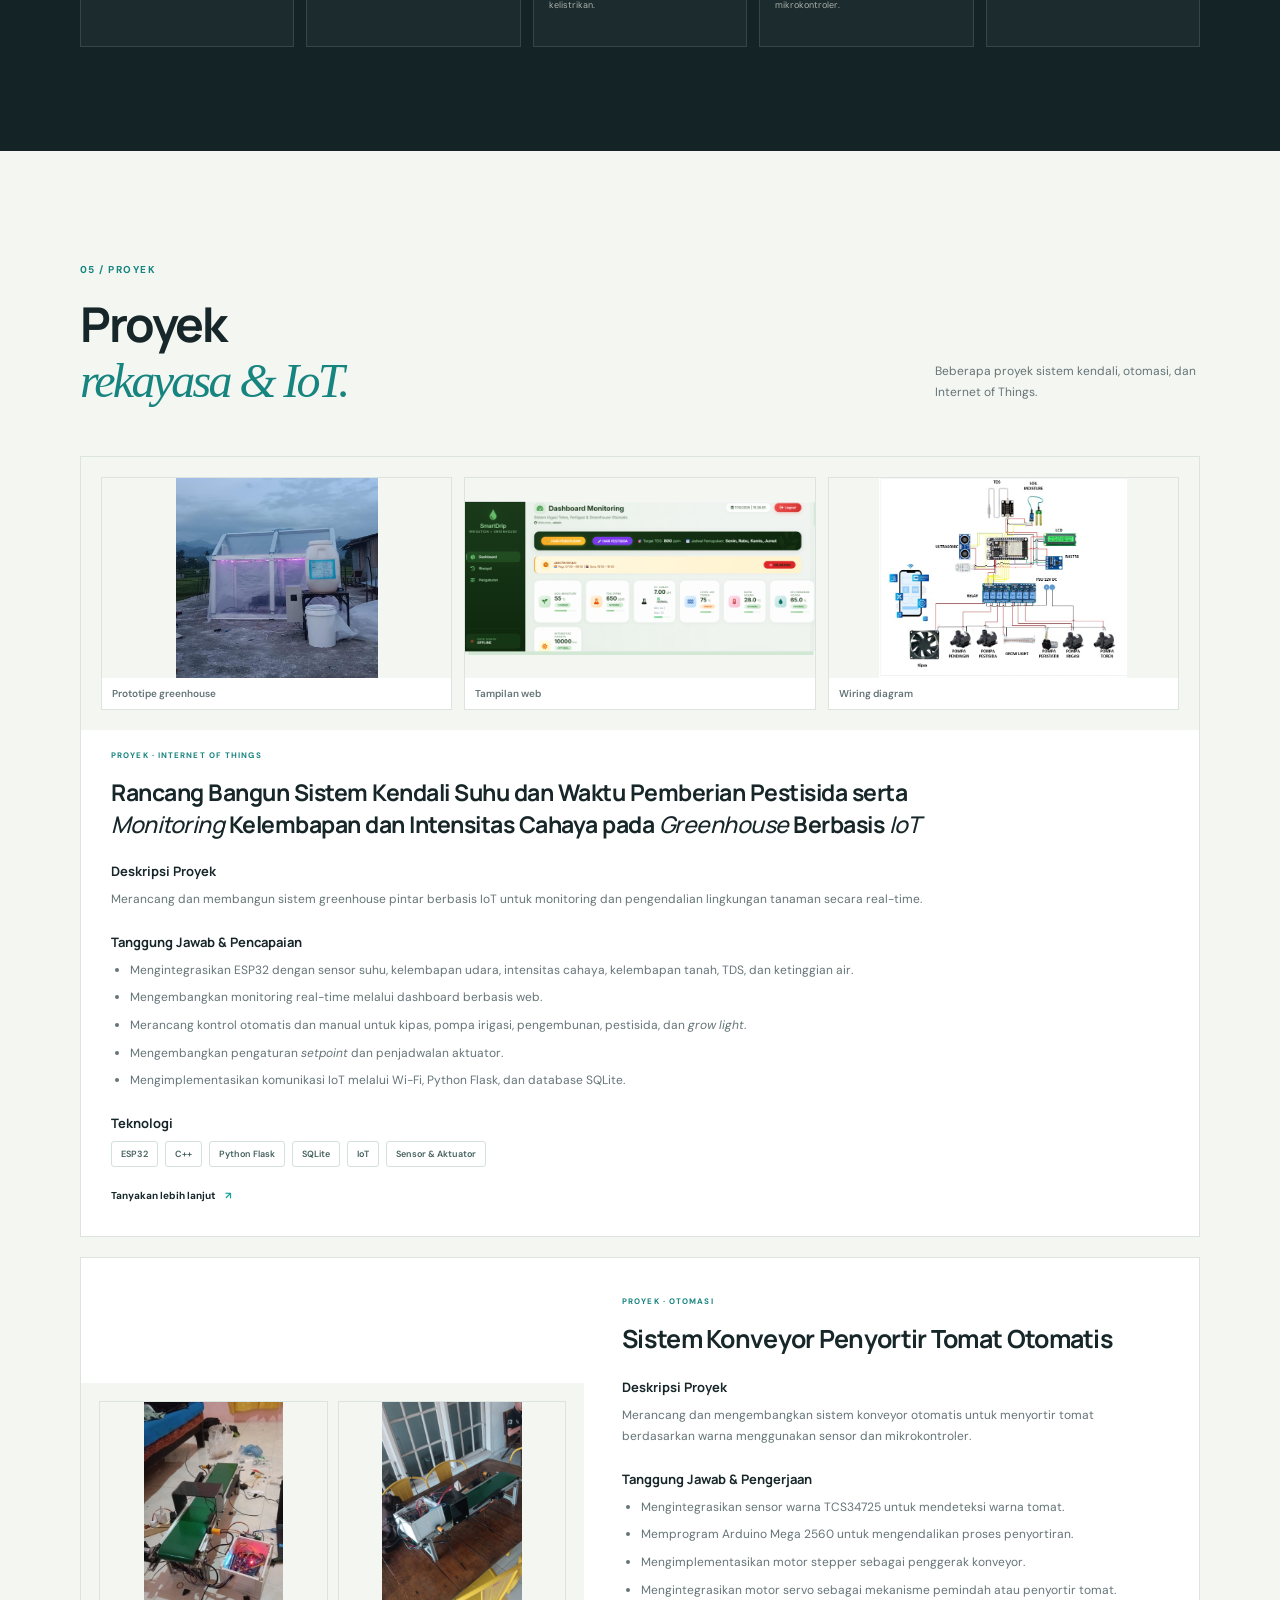
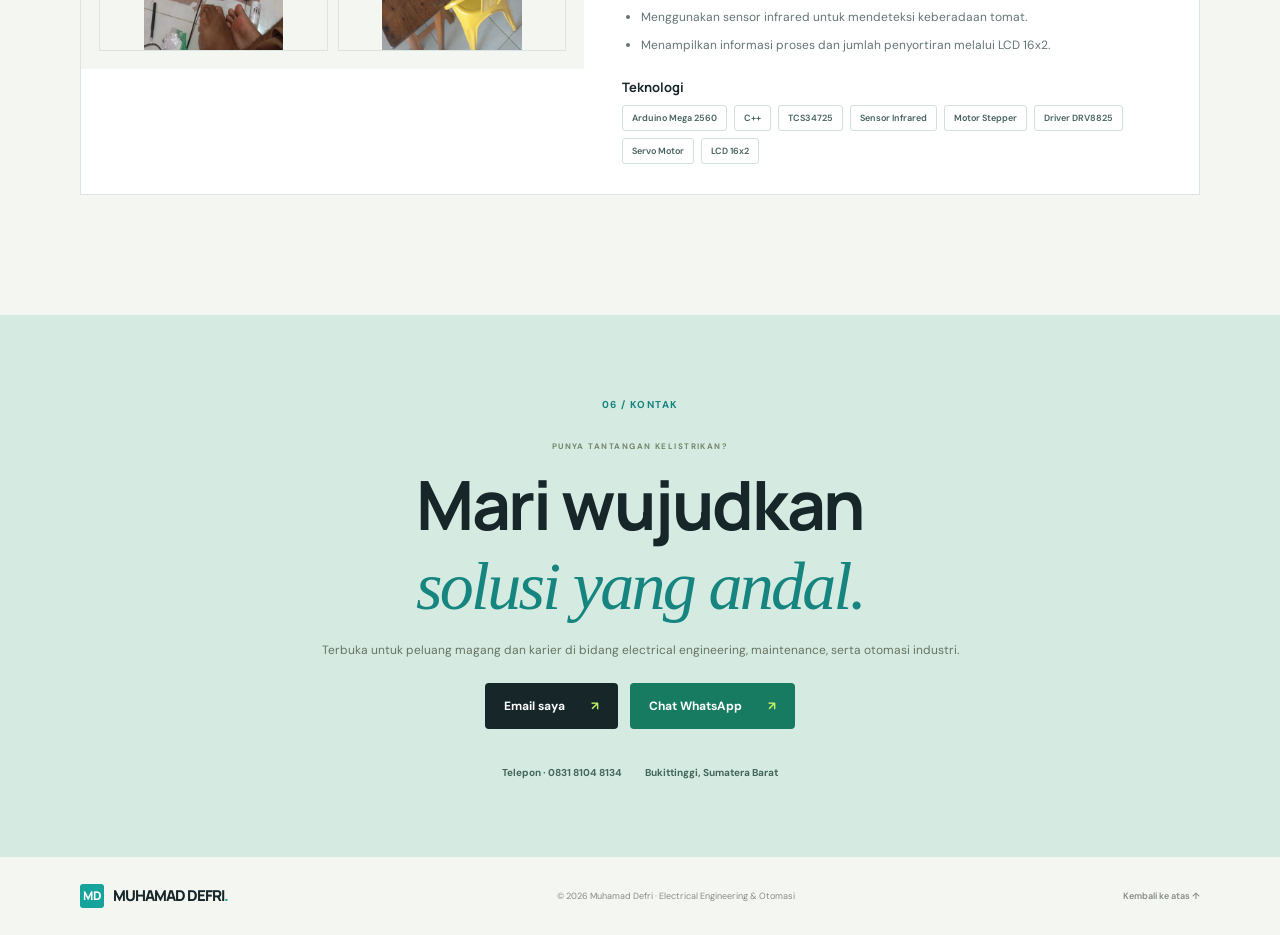
<file: porto vsc/index.html>
<!DOCTYPE html>
<html lang="id">
<head>
    <meta charset="UTF-8">
    <meta name="viewport" content="width=device-width, initial-scale=1.0">
    <meta name="description" content="Portofolio Muhamad Defri, mahasiswa Teknologi Rekayasa Instalasi Listrik dengan pengalaman di sistem tenaga dan maintenance industri.">
    <meta name="theme-color" content="#f4f6f2">
    <title>Muhamad Defri | Electrical Engineering & Otomasi</title>
    <link rel="preconnect" href="https://fonts.googleapis.com">
    <link rel="preconnect" href="https://fonts.gstatic.com" crossorigin>
    <link href="https://fonts.googleapis.com/css2?family=DM+Sans:wght@400;500;600;700&family=Manrope:wght@400;500;600;700;800&display=swap" rel="stylesheet">
    <link rel="stylesheet" href="style.css">
</head>
<body>
    <header class="site-header">
        <nav class="nav container" aria-label="Navigasi utama">
            <a class="brand" href="#beranda" aria-label="Muhamad Defri, beranda">
                <span class="brand-mark">MD</span>
                <span>MUHAMAD DEFRI<span class="brand-dot">.</span></span>
            </a>
            <button class="menu-toggle" type="button" aria-label="Buka menu" aria-expanded="false" aria-controls="nav-links">
                <span></span><span></span>
            </button>
            <div class="nav-links" id="nav-links">
                <a class="nav-link active" href="#beranda">Beranda</a>
                <a class="nav-link" href="#profil">Profil</a>
                <a class="nav-link" href="#pengalaman">Pengalaman</a>
                <a class="nav-link" href="#pendidikan">Pendidikan</a>
                <a class="nav-link" href="#keahlian">Keahlian</a>
                <a class="nav-link" href="#proyek">Proyek</a>
                <a class="nav-contact" href="#kontak">Hubungi Saya <span aria-hidden="true">↗</span></a>
            </div>
        </nav>
    </header>

    <main>
        <section class="hero section-anchor" id="beranda">
            <div class="hero-photo">
                <img class="hero-portrait" src="assets/muhamad-defri-beranda.png" alt="Muhamad Defri mengenakan setelan wisuda formal">
            </div>
            <span class="hero-portfolio-word" aria-hidden="true">PORTOFOLIO</span>
            <div class="container hero-grid">
                <div class="hero-copy">
                    <span class="eyebrow"><span class="status-dot"></span> ELECTRICAL ENGINEERING · OTOMASI</span>
                    <h1>Muhamad Defri</h1>
                    <p class="hero-role">Electrical Engineering <span>·</span> Otomasi Industri</p>
                    <div class="hero-actions">
                        <a class="button button-dark" href="#proyek">Lihat portofolio <span aria-hidden="true">↘</span></a>
                        <a class="button button-cv" href="assets/CV-Muhamad-Defri.pdf" download="CV-Muhamad-Defri.pdf">Download CV <span aria-hidden="true">↓</span></a>
                        <a class="text-link" href="mailto:defrimuhammad12@gmail.com">Hubungi saya <span aria-hidden="true">↗</span></a>
                    </div>
                </div>
            </div>
            <nav class="hero-controls" aria-label="Navigasi halaman">
                <a href="#beranda" aria-label="Kembali ke atas">↑</a>
                <a href="#profil" aria-label="Lanjut ke profil">↓</a>
            </nav>
        </section>

        <section class="intro-strip" aria-label="Ringkasan portfolio">
            <div class="container strip-content">
                <span>SISTEM TENAGA</span><i></i><span>INSTALASI LISTRIK</span><i></i><span>MAINTENANCE</span><i></i><span>OTOMASI INDUSTRI</span>
            </div>
        </section>

        <section class="content-section container section-anchor" id="profil">
            <div class="section-heading">
                <span class="section-index"> PROFIL</span>
                <h2>Profil<br><span>Singkat</span></h2>
            </div>
            <div class="about-content">
                <div class="about-intro">
                    <div class="about-portrait-frame">
                        <img class="about-portrait" src="assets/muhamad-defri-profil.png" alt="Muhamad Defri mengenakan toga wisuda di lingkungan kampus" loading="lazy">
                    </div>
                    <div>
                        <span class="about-greeting">Halo, saya</span>
                        <p class="about-lead">Muhamad Defri.</p>
                        <p class="about-intro-copy">Saya tertarik mengembangkan kemampuan di bidang kelistrikan, otomasi, dan maintenance industri.</p>
                    </div>
                </div>
                <div class="about-details">
                    <p>Mahasiswa Program Studi Teknologi Rekayasa Instalasi Listrik, Jurusan Teknik Elektro, Politeknik Negeri Padang dengan IPK 3,53. Memiliki pengalaman praktik kerja lapangan di PLN Gardu Induk Payakumbuh serta magang di bagian Maintenance PT Federal Izumi Manufacturing. Menguasai keterampilan dasar instalasi listrik dan pengkabelan, pemrograman PLC Omron, serta pengembangan proyek berbasis mikrokontroler dan Internet of Things (IoT). Berminat mengembangkan kemampuan teknis dan pengalaman profesional di bidang kelistrikan, otomasi, dan pemeliharaan peralatan industri.</p>
                    <div class="about-facts">
                        <div><span>PENDIDIKAN</span><strong>D4 · IPK 3,53 / 4,00</strong></div>
                        <div><span>LOKASI</span><strong>Bukittinggi, Sumatera Barat</strong></div>
                        <div><span>EMAIL</span><a href="mailto:defrimuhammad12@gmail.com">defrimuhammad12@gmail.com</a></div>
                    </div>
                </div>
            </div>
        </section>

        <section class="timeline-section section-anchor" id="pengalaman">
            <div class="container">
                <div class="section-heading">
                    <span class="section-index">02 / PENGALAMAN</span>
                    <h2>Belajar langsung<br><span>di lapangan.</span></h2>
                </div>
                <div class="timeline">
                    <article class="timeline-item">
                        <span class="timeline-date">AGUSTUS 2025 — DESEMBER 2025</span>
                        <div class="timeline-marker"></div>
                        <div class="timeline-copy">
                            <span class="timeline-type">MAGANG · DEPARTEMEN MAINTENANCE</span>
                            <h3>PT Federal Izumi Manufacturing</h3>
                            <p class="timeline-company">Astra Otoparts · Maintenance</p>
                            <ul class="experience-list">
                                <li>Melakukan pemeriksaan dan pemeliharaan peralatan produksi serta mengenal sistem kelistrikan dan kontrol mesin industri.</li>
                                <li>Terlibat dalam overhaul 11 unit mesin dari 5 jenis mesin, mencakup pembongkaran, pemeriksaan, pembersihan, dan pemasangan kembali komponen elektrik maupun mekanik.</li>
                                <li>Bertanggung jawab dalam pembongkaran, pemeriksaan komponen elektrik/mekanik, hingga perakitan kembali.</li>
                                <li>Mengoperasikan mesin milling untuk membuat suku cadang pendukung perawatan komponen.</li>
                            </ul>
                            <div class="tag-list"><span>Maintenance</span><span>Overhaul mesin</span><span>Kelistrikan industri</span><span>Mesin milling</span></div>
                            <div class="internship-gallery" aria-label="Dokumentasi magang di PT Federal Izumi Manufacturing">
                                <figure>
                                    <img src="assets/federal-izumi-internship-award.png" alt="Foto bersama saat penyerahan penghargaan magang di PT Federal Izumi Manufacturing" loading="lazy">
                                    <figcaption>Dokumentasi penutupan magang</figcaption>
                                </figure>
                                <figure>
                                    <img src="assets/federal-izumi-internship-team.png" alt="Foto bersama peserta magang di depan PT Federal Izumi Manufacturing" loading="lazy">
                                    <figcaption>Peserta magang PT Federal Izumi Manufacturing</figcaption>
                                </figure>
                            </div>
                            <div class="machine-gallery">
                                <h4>Mesin yang dikerjakan</h4>
                                <div class="machine-gallery-grid">
                                    <figure>
                                        <img src="assets/mesin-magang-1.png" alt="Dokumentasi mesin 1 yang dikerjakan selama magang" loading="lazy">
                                        <figcaption>Mesin Drill Oil Hole</figcaption>
                                    </figure>
                                    <figure>
                                        <img src="assets/mesin-magang-2.png" alt="Dokumentasi mesin 2 yang dikerjakan selama magang" loading="lazy">
                                        <figcaption>Mesin Sprue Cutting</figcaption>
                                    </figure>
                                    <figure>
                                        <img src="assets/mesin-magang-3.png" alt="Dokumentasi mesin 3 yang dikerjakan selama magang" loading="lazy">
                                        <figcaption>Mesin Pin Oil Hole</figcaption>
                                    </figure>
                                    <figure>
                                        <img src="assets/mesin-magang-4.png" alt="Dokumentasi mesin 4 yang dikerjakan selama magang" loading="lazy">
                                        <figcaption>Mesin casting</figcaption>
                                    </figure>
                                    <figure>
                                        <img src="assets/mesin-magang-5.png" alt="Dokumentasi mesin 5 yang dikerjakan selama magang" loading="lazy">
                                        <figcaption>Mesin auto loader</figcaption>
                                    </figure>
                                </div>
                            </div>
                        </div>
                    </article>
                    <article class="timeline-item">
                        <span class="timeline-date">FEBRUARI — AGUSTUS 2021</span>
                        <div class="timeline-marker"></div>
                        <div class="timeline-copy">
                            <span class="timeline-type">PRAKTIK KERJA LAPANGAN · OPERATOR GARDU INDUK</span>
                            <h3>PLN (Persero) · Gardu Induk Payakumbuh</h3>
                            <p class="timeline-company">Payakumbuh, Sumatera Barat</p>
                            <ul class="experience-list">
                                <li>Mempelajari komponen, fungsi, dan prinsip kerja peralatan gardu induk.</li>
                                <li>Mengikuti pemeriksaan, pemeliharaan, dan perbaikan peralatan gardu induk dengan memperhatikan prosedur K3.</li>
                                <li>Membantu pengisian data CBM (Condition Based Maintenance) dan mempelajari prosedur operasi serta pemeliharaan sistem tenaga listrik.</li>
                            </ul>
                            <div class="tag-list"><span>Gardu induk</span><span>CBM</span><span>K3</span><span>Sistem tenaga</span><span>Pengoperasian GI</span><span>HAR</span><span>Cek Sheet</span></div>
                            <div class="internship-gallery internship-gallery-single" aria-label="Dokumentasi praktik kerja lapangan di Gardu Induk Payakumbuh">
                                <figure>
                                    <img src="assets/magang-gardu-induk-payakumbuh.png" alt="Foto bersama peserta praktik kerja lapangan di depan Gardu Induk Payakumbuh" loading="lazy">
                                    <figcaption>Dokumentasi praktik kerja lapangan di Gardu Induk Payakumbuh</figcaption>
                                </figure>
                            </div>
                            <div class="machine-gallery">
                                <h4>Dokumentasi kegiatan</h4>
                                <div class="machine-gallery-grid">
                                    <figure>
                                        <img src="assets/magang-gardu-induk-kegiatan-1.jpg" alt="Dokumentasi kegiatan praktik kerja lapangan di Gardu Induk Payakumbuh, foto 1" loading="lazy">
                                        <figcaption>pengoperasian cubicle 20 kV</figcaption>
                                    </figure>
                                    <figure>
                                        <img src="assets/magang-gardu-induk-kegiatan-2.png" alt="Dokumentasi kegiatan praktik kerja lapangan di Gardu Induk Payakumbuh, foto 2" loading="lazy">
                                        <figcaption>pengoperasian Switchyard 150 kV</figcaption>
                                    </figure>
                                    <figure>
                                        <img src="assets/magang-gardu-induk-kegiatan-3.png" alt="Dokumentasi kegiatan praktik kerja lapangan di Gardu Induk Payakumbuh, foto 3" loading="lazy">
                                        <figcaption>HAR pembersihan Isolator PMS </figcaption>
                                    </figure>
                                    <figure>
                                        <img src="assets/magang-gardu-induk-kegiatan-4.jpg" alt="Dokumentasi kegiatan praktik kerja lapangan di Gardu Induk Payakumbuh, foto 4" loading="lazy">
                                        <figcaption>Pengukuran Pentanahan</figcaption>
                                    </figure>
                                    <figure>
                                        <img src="assets/magang-gardu-induk-kegiatan-5.png" alt="Dokumentasi kegiatan praktik kerja lapangan di Gardu Induk Payakumbuh, foto 5" loading="lazy">
                                        <figcaption>Cek sheet </figcaption>
                                    </figure>
                                </div>
                            </div>
                        </div>
                    </article>
                </div>
            </div>
        </section>

        <section class="content-section container education-section section-anchor" id="pendidikan">
            <div class="section-heading">
                <span class="section-index"> PENDIDIKAN</span>
                <h2>Fondasi<br><span>kelistrikan.</span></h2>
            </div>
            <article class="education-card">
                <img class="education-logo education-logo-pnp" src="assets/logo-pnp.png" alt="Logo Politeknik Negeri Padang" loading="lazy">
                <div class="education-card-content">
                    <span class="timeline-type">DIPLOMA 4 · 2022—2026</span>
                    <h3>Teknologi Rekayasa Instalasi Listrik</h3>
                    <p class="timeline-company">Politeknik Negeri Padang · Jurusan Teknik Elektro</p>
                    <p>IPK 3,53 / 4,00</p>
                </div>
                <span class="education-year">D4</span>
            </article>
            <article class="education-card">
                <img class="education-logo education-logo-smk" src="assets/logo-smkn-1-bukittinggi.png" alt="Logo SMKN 1 Bukittinggi" loading="lazy">
                <div class="education-card-content">
                    <span class="timeline-type">SEKOLAH MENENGAH KEJURUAN · TEKNIK LISTRIK</span>
                    <h3>Teknik Instalasi Tenaga Listrik</h3>
                    <p class="timeline-company">SMKN 1 Bukittinggi</p>
                </div>
                <span class="education-year">SMK</span>
            </article>
        </section>

        <section class="skills-section section-anchor" id="keahlian">
            <div class="container skills-layout">
                <div class="section-heading">
                    <span class="section-index">KEAHLIAN</span>
                    <h2>Kemampuan<br><span>teknis.</span></h2>
                    <p class="skills-intro">Keterampilan kelistrikan, maintenance, dan otomasi yang dikembangkan melalui pendidikan serta pengalaman praktik.</p>
                </div>
                <div class="skills-category">
                    <div class="skills-category-heading">
                        <span class="software-kicker">KOMPETENSI</span>
                        <h3>Keahlian teknis</h3>
                    </div>
                <div class="skills-grid">
                    <article class="skill-card"><span class="skill-number">01</span><div><h3>Electrical Control Panel</h3><p>Perakitan dan pemahaman panel kendali kelistrikan.</p></div></article>
                    <article class="skill-card"><span class="skill-number">02</span><div><h3>Wiring Diagram</h3><p>Membaca dan memahami diagram pengawatan.</p></div></article>
                    <article class="skill-card"><span class="skill-number">03</span><div><h3>Basic PLC Programming (OMRON)</h3><p>Pemrograman dasar PLC dan kendali proses.</p></div></article>
                    <article class="skill-card"><span class="skill-number">04</span><div><h3>Electrical Installation</h3><p>Instalasi dan pengawatan kelistrikan.</p></div></article>
                    <article class="skill-card"><span class="skill-number">05</span><div><h3>Sensor &amp; Actuator Integration</h3><p>Integrasi sensor dan aktuator dalam sistem kendali.</p></div></article>
                    <article class="skill-card"><span class="skill-number">06</span><div><h3>IoT System Development</h3><p>Pengembangan sistem monitoring dan kendali berbasis IoT.</p></div></article>
                    <article class="skill-card"><span class="skill-number">07</span><div><h3>Equipment Troubleshooting</h3><p>Pemeriksaan dan penelusuran gangguan peralatan.</p></div></article>
                    <article class="skill-card"><span class="skill-number">08</span><div><h3>Motor Control</h3><p>Dasar pengendalian motor listrik.</p></div></article>
                </div>
                </div>
                <div class="software-section">
                    <span class="software-kicker">TOOLS &amp; SOFTWARE</span>
                    <h3>Software yang digunakan</h3>
                    <div class="software-tools-grid">
                        <article class="software-card">
                            <img src="assets/software-cx-programmer.svg" alt="" aria-hidden="true" loading="lazy">
                            <h4>CX-Programmer</h4>
                            <p>Memprogram PLC dasar.</p>
                        </article>
                        <article class="software-card">
                            <img src="assets/software-nb-designer.svg" alt="" aria-hidden="true" loading="lazy">
                            <h4>NB Designer</h4>
                            <p>Membuat tampilan HMI dasar.</p>
                        </article>
                        <article class="software-card">
                            <img src="assets/software-autocad.svg" alt="" aria-hidden="true" loading="lazy">
                            <h4>AutoCAD</h4>
                            <p>Membaca dan menggambar diagram kelistrikan.</p>
                        </article>
                        <article class="software-card">
                            <img src="assets/software-vscode.svg" alt="" aria-hidden="true" loading="lazy">
                            <h4>Visual Studio Code</h4>
                            <p>Membuat program web dan mikrokontroler.</p>
                        </article>
                        <article class="software-card">
                            <img src="assets/software-microsoft-office.svg" alt="" aria-hidden="true" loading="lazy">
                            <h4>Microsoft Office</h4>
                            <p>Word, Excel, dan PowerPoint.</p>
                        </article>
                    </div>
                </div>
            </div>
        </section>

        <section class="content-section container projects-section section-anchor" id="proyek">
            <div class="projects-heading">
                <div class="section-heading">
                    <span class="section-index">05 / PROYEK</span>
                    <h2>Proyek<br><span>rekayasa & IoT.</span></h2>
                </div>
                <p>Beberapa proyek sistem kendali, otomasi, dan Internet of Things.</p>
            </div>
            <article class="project-card project-card-greenhouse">
                <div class="project-photo-gallery" aria-label="Dokumentasi proyek greenhouse berbasis IoT">
                    <figure>
                        <img src="assets/proyek-greenhouse-iot.png" alt="Prototipe greenhouse untuk sistem kendali dan monitoring tanaman berbasis IoT" loading="lazy">
                        <figcaption>Prototipe greenhouse</figcaption>
                    </figure>
                    <figure>
                        <img src="assets/proyek-greenhouse-dashboard.png" alt="Tampilan web dashboard monitoring greenhouse" loading="lazy">
                        <figcaption>Tampilan web</figcaption>
                    </figure>
                    <figure>
                        <img src="assets/proyek-greenhouse-wiring-diagram.png" alt="Wiring diagram sistem kendali dan monitoring greenhouse" loading="lazy">
                        <figcaption>Wiring diagram</figcaption>
                    </figure>
                </div>
                <div class="project-info">
                    <span class="timeline-type">PROYEK · INTERNET OF THINGS</span>
                    <h3 class="project-title-long">Rancang Bangun Sistem Kendali Suhu dan Waktu Pemberian Pestisida serta <em>Monitoring</em> Kelembapan dan Intensitas Cahaya pada <em>Greenhouse</em> Berbasis <em>IoT</em></h3>
                    <h4 class="project-detail-heading">Deskripsi Proyek</h4>
                    <p class="project-description">Merancang dan membangun sistem greenhouse pintar berbasis IoT untuk monitoring dan pengendalian lingkungan tanaman secara real-time.</p>
                    <h4 class="project-detail-heading">Tanggung Jawab &amp; Pencapaian</h4>
                    <ul class="project-responsibilities">
                        <li>Mengintegrasikan ESP32 dengan sensor suhu, kelembapan udara, intensitas cahaya, kelembapan tanah, TDS, dan ketinggian air.</li>
                        <li>Mengembangkan monitoring real-time melalui dashboard berbasis web.</li>
                        <li>Merancang kontrol otomatis dan manual untuk kipas, pompa irigasi, pengembunan, pestisida, dan <em>grow light</em>.</li>
                        <li>Mengembangkan pengaturan <em>setpoint</em> dan penjadwalan aktuator.</li>
                        <li>Mengimplementasikan komunikasi IoT melalui Wi-Fi, Python Flask, dan database SQLite.</li>
                    </ul>
                    <h4 class="project-detail-heading">Teknologi</h4>
                    <div class="tag-list"><span>ESP32</span><span>C++</span><span>Python Flask</span><span>SQLite</span><span>IoT</span><span>Sensor &amp; Aktuator</span></div>
                    <a class="project-link" href="mailto:defrimuhammad12@gmail.com">Tanyakan lebih lanjut <span aria-hidden="true">↗</span></a>
                </div>
            </article>
            <article class="project-card project-card-conveyor">
                <div class="project-photo-gallery" aria-label="Dokumentasi proyek conveyor pemisah tomat">
                    <img src="assets/proyek-conveyor-tomat-1.png" alt="Prototipe sistem konveyor otomatis penyortir tomat berdasarkan warna" loading="lazy">
                    <img src="assets/proyek-conveyor-tomat-2.png" alt="Tampilan lain sistem konveyor otomatis penyortir tomat" loading="lazy">
                </div>
                <div class="project-info">
                    <span class="timeline-type">PROYEK · OTOMASI</span>
                    <h3>Sistem Konveyor Penyortir Tomat Otomatis</h3>
                    <h4 class="project-detail-heading">Deskripsi Proyek</h4>
                    <p class="project-description">Merancang dan mengembangkan sistem konveyor otomatis untuk menyortir tomat berdasarkan warna menggunakan sensor dan mikrokontroler.</p>
                    <h4 class="project-detail-heading">Tanggung Jawab &amp; Pengerjaan</h4>
                    <ul class="project-responsibilities">
                        <li>Mengintegrasikan sensor warna TCS34725 untuk mendeteksi warna tomat.</li>
                        <li>Memprogram Arduino Mega 2560 untuk mengendalikan proses penyortiran.</li>
                        <li>Mengimplementasikan motor stepper sebagai penggerak konveyor.</li>
                        <li>Mengintegrasikan motor servo sebagai mekanisme pemindah atau penyortir tomat.</li>
                        <li>Menggunakan sensor infrared untuk mendeteksi keberadaan tomat.</li>
                        <li>Menampilkan informasi proses dan jumlah penyortiran melalui LCD 16x2.</li>
                    </ul>
                    <h4 class="project-detail-heading">Teknologi</h4>
                    <div class="tag-list"><span>Arduino Mega 2560</span><span>C++</span><span>TCS34725</span><span>Sensor Infrared</span><span>Motor Stepper</span><span>Driver DRV8825</span><span>Servo Motor</span><span>LCD 16x2</span></div>
                </div>
            </article>
        </section>

        <section class="contact-section section-anchor" id="kontak">
            <div class="container contact-inner">
                <span class="section-index">06 / KONTAK</span>
                <p class="contact-kicker">PUNYA TANTANGAN KELISTRIKAN?</p>
                <h2>Mari wujudkan<br><span>solusi yang andal.</span></h2>
                <p class="contact-description">Terbuka untuk peluang magang dan karier di bidang electrical engineering, maintenance, serta otomasi industri.</p>
                <div class="contact-actions">
                    <a class="button button-light" href="mailto:defrimuhammad12@gmail.com">Email saya <span aria-hidden="true">↗</span></a>
                    <a class="button button-whatsapp" href="https://wa.me/6283181048134?text=Halo%20Muhamad%20Defri%2C%20saya%20menghubungi%20Anda%20melalui%20portofolio." target="_blank" rel="noopener noreferrer">Chat WhatsApp <span aria-hidden="true">↗</span></a>
                </div>
                <div class="contact-socials">
                    <a href="tel:+6283181048134">Telepon · 0831 8104 8134</a>
                    <span>Bukittinggi, Sumatera Barat</span>
                </div>
            </div>
        </section>
    </main>

    <footer class="site-footer">
        <div class="container footer-content">
            <a class="brand footer-brand" href="#beranda"><span class="brand-mark">MD</span><span>MUHAMAD DEFRI<span class="brand-dot">.</span></span></a>
            <span>© <span id="current-year">2026</span> Muhamad Defri · Electrical Engineering & Otomasi</span>
            <a href="#beranda">Kembali ke atas ↑</a>
        </div>
    </footer>
    <script src="script.js"></script>
</body>
</html>
</file>
<file: style.css>
:root {
    color-scheme: light;
    --ink: #202722;
    --muted: #737c75;
    --paper: #f7f8f4;
    --white: #fff;
    --green: #c9f064;
    --green-dark: #405d2b;
    --line: #e2e6de;
    --serif: Georgia, "Times New Roman", serif;
    --sans: "DM Sans", sans-serif;
    --display: "Manrope", sans-serif;
}

* { box-sizing: border-box; }
html { scroll-behavior: smooth; scroll-padding-top: 92px; }
body { margin: 0; background: var(--paper); color: var(--ink); font-family: var(--sans); -webkit-font-smoothing: antialiased; }
a { color: inherit; text-decoration: none; }
button { font: inherit; }
.container { width: min(1120px, calc(100% - 64px)); margin: 0 auto; }
.section-anchor { scroll-margin-top: 90px; }

.site-header { position: sticky; top: 0; z-index: 20; background: rgba(247, 248, 244, .92); border-bottom: 1px solid rgba(32, 39, 34, .07); backdrop-filter: blur(16px); }
.nav { height: 76px; display: flex; align-items: center; justify-content: space-between; }
.brand { display: inline-flex; align-items: center; gap: 9px; font-family: var(--display); font-size: 19px; font-weight: 800; letter-spacing: -1px; }
.brand-mark { width: 29px; height: 29px; display: grid; place-items: center; border-radius: 9px; background: var(--green); font-size: 15px; }
.brand-dot { color: #7da933; }
.nav-links { display: flex; align-items: center; gap: 25px; }
.nav-link { color: #68716a; font-size: 12px; font-weight: 600; transition: color .2s ease; }
.nav-link:hover, .nav-link.active { color: var(--ink); }
.nav-contact { padding: 12px 16px; border-radius: 5px; background: var(--ink); color: var(--white); font-size: 12px; font-weight: 700; transition: background .2s ease, transform .2s ease; }
.nav-contact:hover, .button:hover { background: #3d493f; transform: translateY(-2px); }
.nav-contact span { margin-left: 8px; color: var(--green); }
.menu-toggle { display: none; }

.hero { position: relative; min-height: 660px; display: flex; align-items: center; overflow: hidden; }
.hero::before { position: absolute; z-index: -1; top: 55px; right: -100px; width: 520px; height: 520px; border-radius: 50%; background: #edf1e4; content: ""; }
.hero-grid { display: grid; grid-template-columns: 1.1fr .9fr; gap: 70px; align-items: center; padding: 64px 0 82px; }
.hero-copy { max-width: 680px; padding-bottom: 12px; }
.eyebrow, .section-index, .timeline-type, .timeline-date, .profile-topline, .art-caption, .contact-kicker { font-size: 10px; font-weight: 700; letter-spacing: 1.45px; }
.eyebrow { display: inline-flex; align-items: center; gap: 9px; color: #64745a; }
.status-dot { width: 7px; height: 7px; border-radius: 50%; background: #75ad33; box-shadow: 0 0 0 4px rgba(117, 173, 51, .13); }
h1, h2, h3, p { margin-top: 0; }
.hero h1 { margin: 24px 0 20px; font-family: var(--display); font-size: clamp(42px, 5vw, 63px); line-height: 1.12; letter-spacing: -3.3px; font-weight: 700; }
.hero-role { margin: -5px 0 18px; font-family: var(--display); font-size: 18px; font-weight: 700; }
.hero-role span { color: var(--accent); }
.name-highlight { color: #7ca039; }
.serif-accent, .section-heading h2 span, .contact-inner h2 span { font-family: var(--serif); font-weight: 400; font-style: italic; letter-spacing: -2.7px; }
.hero-description { max-width: 475px; color: var(--muted); font-size: 14px; line-height: 1.85; }
.hero-description strong { color: var(--ink); }
.hero-actions { display: flex; align-items: center; gap: 25px; margin-top: 31px; }
.button { display: inline-flex; align-items: center; gap: 26px; padding: 15px 19px; border-radius: 4px; font-size: 12px; font-weight: 700; transition: background .2s ease, transform .2s ease; }
.button-dark { background: var(--ink); color: var(--white); }
.button-dark span { color: var(--green); font-size: 17px; }
.button-cv { border: 1px solid rgba(22, 38, 41, .18); background: transparent; color: var(--ink); }
.button-cv span { color: var(--accent); font-size: 16px; }
.button-cv:hover { background: rgba(22, 163, 155, .1); }
.text-link { font-size: 12px; font-weight: 700; }
.text-link span { margin-left: 8px; }
.hero-social { display: flex; gap: 19px; align-items: center; margin-top: 58px; color: #929a92; font-size: 10px; }
.hero-social a { color: #49544a; font-weight: 700; }
.hero-social a span { color: #8da75d; }
.hero-visual { min-height: 440px; position: relative; display: grid; place-items: center; }
.visual-orbit { position: absolute; border: 1px solid rgba(111, 143, 76, .15); border-radius: 50%; }
.orbit-one { width: 410px; height: 410px; }
.orbit-two { width: 490px; height: 490px; }
.profile-card { position: relative; z-index: 1; width: 310px; padding: 16px; background: var(--white); box-shadow: 0 25px 65px rgba(40, 50, 38, .12); transform: rotate(2deg); }
.profile-topline { display: flex; justify-content: space-between; color: #8a928a; font-size: 8px; letter-spacing: 1px; }
.profile-placeholder { height: 326px; margin-top: 14px; display: flex; flex-direction: column; align-items: center; justify-content: center; color: #3f5738; background: linear-gradient(150deg, #d7e0cb, #b4c69f); }
.profile-placeholder > span { font-family: var(--display); font-size: 80px; font-weight: 800; letter-spacing: -8px; }
.profile-placeholder small { margin-top: 2px; font-size: 8px; font-weight: 700; letter-spacing: 1.7px; }
.profile-caption { display: flex; justify-content: space-between; align-items: center; padding: 14px 2px 0; }
.profile-caption div { display: grid; gap: 4px; }
.profile-caption strong { font-family: var(--display); font-size: 14px; }
.profile-caption div span { color: var(--muted); font-size: 10px; }
.arrow-circle { width: 29px; height: 29px; display: grid; place-items: center; border: 1px solid var(--line); border-radius: 50%; }
.floating-note { position: absolute; z-index: 2; display: flex; align-items: center; gap: 10px; padding: 12px 15px; background: var(--white); box-shadow: 0 10px 25px rgba(40, 50, 38, .09); font-size: 9px; line-height: 1.55; color: #7c857d; }
.floating-note strong { color: var(--ink); font-size: 10px; }
.note-location { top: 78px; left: -8px; }
.note-focus { right: -20px; bottom: 65px; }
.note-icon { color: #74964a; font-size: 22px; }
.note-sparkle { color: #88aa4c; font-size: 20px; }
.scroll-cue { position: absolute; bottom: 28px; left: max(32px, calc((100% - 1120px) / 2)); display: inline-flex; gap: 10px; align-items: center; color: #9aa198; font-size: 8px; letter-spacing: 1.35px; }
.scroll-cue span { width: 19px; height: 29px; border: 1px solid #aab2a5; border-radius: 11px; position: relative; }
.scroll-cue span::after { position: absolute; top: 5px; left: 8px; width: 2px; height: 5px; background: #7b8c70; border-radius: 2px; content: ""; }
.intro-strip { background: #e9eee2; }
.strip-content { min-height: 76px; display: flex; align-items: center; justify-content: space-between; gap: 20px; color: #73806a; font-size: 9px; font-weight: 700; letter-spacing: 1.5px; }
.strip-content i { width: 5px; height: 5px; border-radius: 50%; background: #91aa6c; }

.content-section { padding-top: 116px; padding-bottom: 116px; }
.section-heading { flex: 0 0 36%; }
.section-index { display: block; margin-bottom: 20px; color: #7c9663; }
.section-heading h2, .contact-inner h2 { margin-bottom: 0; font-family: var(--display); font-size: clamp(36px, 4vw, 48px); line-height: 1.15; letter-spacing: -2.4px; }
.section-heading h2 span { color: #839b68; }
.about-content { display: grid; grid-template-columns: .95fr 1.05fr; gap: 64px; margin-top: 53px; align-items: start; }
.about-intro { display: grid; grid-template-columns: minmax(110px, 42%) 1fr; gap: 22px; align-items: center; }
.about-portrait-frame { width: 100%; aspect-ratio: 2 / 3; overflow: hidden; background: transparent; }
.about-portrait { display: block; width: 100%; height: 100%; object-fit: cover; object-position: center; transform: scale(1.08); }
.about-greeting { display: block; margin-bottom: 7px; color: #78866e; font-size: 11px; font-weight: 700; letter-spacing: .5px; }
.about-lead { max-width: 350px; margin: 0; font-family: var(--display); font-size: 22px; line-height: 1.35; font-weight: 700; letter-spacing: -.7px; }
.about-intro-copy { margin: 12px 0 0; color: var(--muted); font-size: 12px; line-height: 1.8; }
.about-details > p { max-width: 570px; margin-bottom: 28px; color: var(--muted); font-size: 13px; line-height: 1.9; }
.about-facts { display: grid; grid-template-columns: repeat(3, 1fr); gap: 20px; padding-top: 21px; border-top: 1px solid var(--line); }
.about-facts div { display: grid; gap: 8px; }
.about-facts span { color: #91998f; font-size: 8px; font-weight: 700; letter-spacing: 1.2px; }
.about-facts strong, .about-facts a { font-size: 10px; font-weight: 600; }

.timeline-section { padding: 105px 0 112px; background: #eef1e9; }
.timeline { margin-top: 54px; border-top: 1px solid #dce2d6; }
.timeline-item { display: grid; grid-template-columns: 180px 22px 1fr; gap: 22px; padding: 34px 0 31px; border-bottom: 1px solid #dce2d6; }
.timeline-date { padding-top: 5px; color: #7d8977; font-size: 8px; letter-spacing: 1px; }
.timeline-marker { position: relative; width: 10px; height: 10px; margin-top: 3px; border: 2px solid #7c9b57; border-radius: 50%; background: #eef1e9; }
.timeline-marker::after { position: absolute; top: 8px; left: 2px; width: 2px; height: calc(100% + 105px); background: #d6dfcd; content: ""; }
.timeline-item:last-child .timeline-marker::after { display: none; }
.timeline-type { color: #87917e; font-size: 8px; letter-spacing: 1.1px; }
.timeline-copy h3, .education-card h3 { margin: 10px 0 6px; font-family: var(--display); font-size: 19px; letter-spacing: -.6px; }
.timeline-company { margin-bottom: 13px; color: #596653; font-size: 11px; font-weight: 600; }
.timeline-copy > p:not(.timeline-company) { max-width: 650px; margin-bottom: 17px; color: var(--muted); font-size: 12px; line-height: 1.8; }
.experience-list { max-width: 720px; margin: 0 0 18px; padding-left: 18px; color: var(--muted); font-size: 12px; line-height: 1.8; }
.experience-list li + li { margin-top: 7px; }
.tag-list { display: flex; flex-wrap: wrap; gap: 7px; }
.tag-list span { padding: 6px 9px; border: 1px solid #dfe4da; border-radius: 3px; color: #64715d; font-size: 9px; font-weight: 600; }
.internship-gallery { display: grid; grid-template-columns: repeat(2, minmax(0, 1fr)); gap: 14px; margin-top: 22px; }
.internship-gallery-single { grid-template-columns: minmax(0, 1fr); max-width: 700px; }
.internship-gallery figure { min-width: 0; margin: 0; overflow: hidden; border: 1px solid #dce2d6; background: rgba(255,255,255,.55); }
.internship-gallery img { display: block; width: 100%; aspect-ratio: 16 / 10; object-fit: cover; }
.internship-gallery figcaption { padding: 9px 11px; color: #687362; font-size: 10px; line-height: 1.5; }
.machine-gallery { margin-top: 30px; }
.machine-gallery h4 { margin: 0 0 14px; color: #435044; font-family: var(--display); font-size: 15px; }
.machine-gallery-grid { display: grid; grid-template-columns: repeat(3, minmax(0, 1fr)); gap: 14px; }
.machine-gallery-grid figure { min-width: 0; margin: 0; overflow: hidden; border: 1px solid #dce2d6; background: rgba(255,255,255,.65); }
.machine-gallery-grid img { display: block; width: 100%; aspect-ratio: 4 / 3; object-fit: contain; background: #e6e9e3; }
.machine-gallery-grid figcaption { padding: 10px 12px; color: #435044; font-size: 11px; font-weight: 700; }
.education-section { padding-bottom: 117px; }
.education-card { display: flex; align-items: flex-start; gap: 22px; margin-top: 48px; padding: 26px 28px; border: 1px solid var(--line); background: rgba(255,255,255,.54); }
.education-card + .education-card { margin-top: 14px; }
.education-logo { width: 58px; height: 58px; flex: 0 0 auto; }
.education-logo { padding: 5px; border: 1px solid var(--line); background: var(--white); object-fit: contain; }
.education-logo-pnp { object-fit: contain; }
.education-logo-smk { padding: 0; object-fit: contain; }
.education-card-content { min-width: 0; flex: 1; }
.education-card h3 { margin-top: 8px; }
.education-card p { margin-bottom: 7px; color: var(--muted); font-size: 11px; }
.education-divider { margin: 0 6px; color: #aab1a6; }
.education-year { margin-left: auto; color: #82906f; font-size: 10px; font-weight: 700; white-space: nowrap; }

.skills-section { padding: 105px 0 112px; background: #202722; color: var(--white); }
.skills-layout { display: grid; grid-template-columns: .75fr 1.25fr; gap: 75px; align-items: start; }
.skills-section .section-index { color: #afca7a; }
.skills-section .section-heading h2 span { color: #c1df79; }
.skills-intro { max-width: 290px; margin: 22px 0 0; color: #a9b0a8; font-size: 12px; line-height: 1.8; }
.skills-grid { display: grid; grid-template-columns: 1fr 1fr; border-top: 1px solid #414841; }
.skill-card { min-height: 154px; display: flex; gap: 15px; padding: 22px 16px 20px 0; border-bottom: 1px solid #414841; }
.skill-card:nth-child(odd) { border-right: 1px solid #414841; }
.skill-card:nth-child(even) { padding-left: 20px; }
.skill-number { color: #a8c56d; font-size: 9px; font-weight: 700; }
.skill-card h3 { margin: 0 0 8px; font-family: var(--display); font-size: 14px; }
.skill-card p { max-width: 210px; margin: 0; color: #a9b0a8; font-size: 10px; line-height: 1.7; }
.skill-arrow { margin-left: auto; color: #91a775; }
.skills-grid > .skill-card:last-child:nth-child(odd) { grid-column: 1 / -1; border-right: 0; }
.software-section { grid-column: 2; margin-top: 30px; padding-top: 24px; border-top: 1px solid #414841; }
.software-kicker { color: #88d0bf; font-size: 8px; font-weight: 700; letter-spacing: 1.4px; }
.software-section > h3 { margin: 8px 0 17px; font-family: var(--display); font-size: 18px; }
.software-tools-grid { display: grid; grid-template-columns: repeat(3, minmax(0, 1fr)); gap: 10px; }
.software-card { min-width: 0; padding: 15px 13px; border: 1px solid #414841; background: rgba(255,255,255,.025); transition: transform .2s ease, border-color .2s ease, background .2s ease; }
.software-card:hover { transform: translateY(-3px); border-color: #668d79; background: rgba(255,255,255,.05); }
.software-card img { display: block; width: 48px; height: 48px; margin-bottom: 13px; }
.software-card h4 { margin: 0 0 6px; color: #ecf4ed; font-family: var(--display); font-size: 11px; line-height: 1.4; }
.software-card p { margin: 0; color: #a9b0a8; font-size: 9px; line-height: 1.6; }
.skills-specialties { grid-column: 2; margin-top: 30px; }
.skills-specialties h3 { margin: 0 0 14px; font-family: var(--display); font-size: 14px; }
.specialty-list { display: grid; grid-template-columns: repeat(2, minmax(0, 1fr)); gap: 9px; margin: 0; padding: 0; list-style: none; }
.specialty-list li { padding: 11px 12px; border: 1px solid #414841; color: #c5ccc4; font-size: 10px; line-height: 1.5; }

.projects-section { padding-top: 112px; padding-bottom: 120px; }
.projects-heading { display: flex; justify-content: space-between; align-items: end; margin-bottom: 48px; }
.projects-heading > p { max-width: 265px; margin: 0 0 4px; color: var(--muted); font-size: 12px; line-height: 1.8; }
.project-card { display: grid; grid-template-columns: 1.05fr .95fr; border: 1px solid var(--line); background: var(--white); }
.project-card + .project-card { margin-top: 20px; }
.project-card-simple { display: block; border-left: 3px solid var(--accent); }
.project-card-simple .project-info { max-width: 760px; padding: 36px 40px; }
.project-photo { display: block; width: 100%; height: 100%; min-height: 340px; object-fit: cover; }
.project-photo-gallery { display: grid; grid-template-rows: repeat(2, minmax(0, 1fr)); gap: 8px; min-height: 340px; overflow: hidden; background: var(--paper); }
.project-photo-gallery img { display: block; width: 100%; height: 100%; min-height: 166px; object-fit: cover; }
.project-card-greenhouse { display: block; }
.project-card-greenhouse .project-photo-gallery { grid-template-columns: repeat(3, minmax(0, 1fr)); grid-template-rows: none; gap: 12px; min-height: 0; padding: 20px; }
.project-card-greenhouse .project-photo-gallery figure { min-width: 0; margin: 0; overflow: hidden; border: 1px solid var(--line); background: var(--white); }
.project-card-greenhouse .project-photo-gallery img { width: 100%; height: 200px; min-height: 0; object-fit: contain; background: var(--paper); }
.project-card-greenhouse .project-photo-gallery figcaption { padding: 9px 10px; color: var(--muted); font-size: 10px; font-weight: 600; }
.project-card-greenhouse .project-info { padding: 12px 30px 32px; }
.project-card-greenhouse .project-title-long { max-width: 900px; }
.project-card-greenhouse .project-description { max-width: 900px; color: var(--muted); font-size: 12px; line-height: 1.8; }
.project-detail-heading { margin: 22px 0 9px; font-family: var(--display); font-size: 13px; font-weight: 700; }
.project-responsibilities { max-width: 900px; margin: 0; padding-left: 19px; color: var(--muted); font-size: 12px; line-height: 1.8; }
.project-responsibilities li + li { margin-top: 6px; }
.project-art { min-height: 340px; position: relative; display: grid; place-items: center; overflow: hidden; background: #e9eee3; }
.project-art::before, .project-art::after { position: absolute; width: 300px; height: 300px; border: 1px solid rgba(94, 124, 71, .12); border-radius: 50%; content: ""; }
.project-art::after { width: 390px; height: 390px; }
.project-window { position: relative; z-index: 1; width: min(380px, 85%); min-height: 210px; padding: 11px; background: #fff; box-shadow: 0 18px 42px rgba(45, 59, 39, .15); transform: rotate(-2deg); }
.window-dots { display: flex; align-items: center; gap: 4px; padding-bottom: 10px; border-bottom: 1px solid #edf0eb; }
.window-dots i { width: 5px; height: 5px; border-radius: 50%; background: #b8c5aa; }
.window-dots span { margin-left: 7px; color: #879282; font-size: 6px; font-weight: 700; letter-spacing: .8px; }
.dashboard-preview { display: flex; min-height: 165px; padding-top: 9px; }
.preview-sidebar { width: 35px; display: flex; flex-direction: column; align-items: center; gap: 12px; padding-top: 9px; background: #f0f4ec; }
.preview-sidebar b, .preview-sidebar i { width: 9px; height: 7px; border-radius: 2px; background: #a7bd8d; }
.preview-sidebar i { width: 7px; height: 6px; background: #c8d2bf; }
.preview-main { flex: 1; padding: 8px 12px; }
.preview-main > span { font-size: 8px; font-weight: 700; }
.preview-stats { display: flex; gap: 8px; margin-top: 10px; }
.preview-stats i { height: 34px; flex: 1; border: 1px solid #e8ede4; background: linear-gradient(145deg, #f9fbf7, #edf3e7); }
.preview-chart { height: 70px; margin-top: 8px; position: relative; overflow: hidden; border: 1px solid #edf0eb; }
.preview-chart::before { position: absolute; top: 10px; bottom: 10px; left: 10px; right: 10px; background: linear-gradient(155deg, transparent 45%, #b4cd8e 46%, #b4cd8e 48%, transparent 49%), linear-gradient(25deg, transparent 51%, #87aa5b 52%, #87aa5b 54%, transparent 55%); content: ""; }
.art-caption { position: absolute; bottom: 18px; left: 22px; z-index: 1; color: #7c8b70; font-size: 8px; }
.project-info { align-self: center; padding: 40px 42px; }
.project-info h3 { margin: 13px 0 12px; font-family: var(--display); font-size: 25px; letter-spacing: -1px; }
.project-info h3 em { font-weight: 500; }
.project-info > p { margin-bottom: 17px; color: var(--muted); font-size: 12px; line-height: 1.8; }
.project-link { display: inline-block; margin-top: 22px; font-size: 10px; font-weight: 700; }
.project-link span { margin-left: 8px; color: #7e9b55; }

.contact-section { padding: 83px 0 78px; background: #dce8ce; text-align: center; }
.contact-inner .section-index { margin-bottom: 30px; color: #698349; }
.contact-kicker { margin-bottom: 14px; color: #74856a; font-size: 8px; }
.contact-inner h2 { font-size: clamp(46px, 6vw, 68px); }
.contact-inner h2 span { color: #738e51; }
.contact-description { margin: 17px auto 25px; color: #687362; font-size: 12px; }
.contact-actions { display: flex; justify-content: center; flex-wrap: wrap; gap: 12px; }
.button-light { background: var(--ink); color: var(--white); }
.button-light span { color: var(--green); }
.button-whatsapp { background: #167b60; color: var(--white); }
.button-whatsapp span { color: #c9f064; }
.button-whatsapp:hover { background: #11664f; }
.contact-socials { display: flex; justify-content: center; gap: 23px; margin-top: 37px; color: #66745e; font-size: 10px; font-weight: 700; }
.site-footer { background: var(--paper); }
.footer-content { min-height: 78px; display: flex; align-items: center; justify-content: space-between; gap: 15px; }
.footer-brand { font-size: 15px; }
.footer-brand .brand-mark { width: 24px; height: 24px; font-size: 12px; }
.footer-content > span, .footer-content > a:last-child { color: #858e84; font-size: 9px; }
.footer-content > a:last-child { font-weight: 600; }

@media (max-width: 900px) {
    .nav-links { gap: 14px; }
    .nav-link { font-size: 10px; }
    .hero-grid { gap: 34px; }
    .hero h1 { font-size: 52px; }
    .orbit-one { width: 340px; height: 340px; }
    .orbit-two { width: 410px; height: 410px; }
    .profile-card { width: 270px; }
    .profile-placeholder { height: 285px; }
    .note-location { left: -16px; }
    .note-focus { right: -14px; }
    .skills-layout { gap: 40px; }
}

@media (max-width: 700px) {
    html { scroll-padding-top: 72px; }
    .container { width: min(100% - 40px, 520px); }
    .section-anchor { scroll-margin-top: 72px; }
    .nav { height: 66px; }
    .menu-toggle { width: 40px; height: 40px; display: flex; flex-direction: column; justify-content: center; align-items: center; gap: 6px; border: 1px solid var(--line); border-radius: 4px; background: transparent; cursor: pointer; }
    .menu-toggle span { width: 16px; height: 1.5px; background: var(--ink); transition: transform .2s ease; }
    .menu-toggle[aria-expanded="true"] span:first-child { transform: translateY(3.75px) rotate(45deg); }
    .menu-toggle[aria-expanded="true"] span:last-child { transform: translateY(-3.75px) rotate(-45deg); }
    .nav-links { position: absolute; top: 65px; left: 0; right: 0; display: none; flex-direction: column; align-items: stretch; gap: 0; padding: 8px 20px 18px; border-bottom: 1px solid var(--line); background: var(--paper); }
    .nav-links.is-open { display: flex; }
    .nav-link { padding: 12px 2px; border-bottom: 1px solid #e9ece5; font-size: 12px; }
    .nav-contact { margin-top: 13px; text-align: center; }
    .hero { min-height: auto; }
    .hero-grid { grid-template-columns: 1fr; gap: 20px; padding: 68px 0 83px; }
    .hero h1 { margin-top: 20px; font-size: clamp(42px, 11vw, 58px); letter-spacing: -2.7px; }
    .hero-description { font-size: 13px; }
    .hero-social { margin-top: 37px; }
    .hero-visual { min-height: 400px; margin-top: 10px; }
    .profile-card { width: min(270px, 76vw); }
    .profile-placeholder { height: 275px; }
    .orbit-one { width: 310px; height: 310px; }
    .orbit-two { width: 370px; height: 370px; }
    .note-location { top: 34px; left: 0; }
    .note-focus { right: -3px; bottom: 28px; }
    .scroll-cue { display: none; }
    .strip-content { min-height: 68px; flex-wrap: wrap; justify-content: center; gap: 9px 13px; padding: 15px 0; font-size: 7px; letter-spacing: 1px; }
    .strip-content i { width: 4px; height: 4px; }
    .content-section { padding-top: 78px; padding-bottom: 78px; }
    .section-heading h2 { font-size: 39px; }
    .about-content { grid-template-columns: 1fr; gap: 25px; margin-top: 35px; }
    .about-intro { grid-template-columns: minmax(100px, 34%) 1fr; gap: 18px; }
    .about-lead { font-size: 20px; }
    .about-facts { grid-template-columns: 1fr 1fr; row-gap: 19px; }
    .timeline-section { padding: 78px 0; }
    .timeline { margin-top: 35px; }
    .timeline-item { grid-template-columns: 1fr 18px; gap: 12px; padding: 25px 0; }
    .timeline-date { grid-column: 1; grid-row: 1; }
    .timeline-marker { grid-column: 2; grid-row: 1 / span 2; }
    .timeline-copy { grid-column: 1; grid-row: 2; }
    .timeline-marker::after { height: calc(100% + 175px); }
    .internship-gallery { grid-template-columns: 1fr; gap: 12px; }
    .machine-gallery-grid { grid-template-columns: repeat(2, minmax(0, 1fr)); gap: 10px; }
    .education-section { padding-bottom: 78px; }
    .education-card { gap: 14px; margin-top: 35px; padding: 20px 15px; }
    .education-logo { width: 46px; height: 46px; }
    .education-card + .education-card { margin-top: 12px; }
    .education-card h3 { font-size: 16px; }
    .education-year { display: none; }
    .skills-section { padding: 78px 0; }
    .skills-layout { grid-template-columns: 1fr; gap: 35px; }
    .skills-intro { max-width: 400px; }
    .skills-specialties { grid-column: 1; margin-top: 0; }
    .specialty-list { gap: 8px; }
    .skill-card { min-height: 145px; padding-right: 11px; gap: 10px; }
    .skill-card:nth-child(even) { padding-left: 12px; }
    .skill-card h3 { font-size: 12px; }
    .skill-card p { font-size: 9px; }
    .software-section { grid-column: 1; margin-top: 0; }
    .software-tools-grid { grid-template-columns: repeat(2, minmax(0, 1fr)); gap: 10px; }
    .projects-section { padding-top: 78px; padding-bottom: 80px; }
    .projects-heading { display: block; margin-bottom: 30px; }
    .projects-heading > p { margin-top: 18px; }
    .project-card { grid-template-columns: 1fr; }
    .project-photo { min-height: 270px; max-height: 360px; }
    .project-photo-gallery { min-height: 340px; }
    .project-photo-gallery img { min-height: 166px; }
    .project-art { min-height: 270px; }
    .project-window { min-height: 190px; }
    .dashboard-preview { min-height: 145px; }
    .project-info { padding: 28px 22px; }
    .project-info h3 { font-size: 22px; }
    .contact-section { padding: 67px 0 60px; }
    .contact-inner h2 { font-size: 54px; }
    .contact-actions { gap: 10px; }
    .contact-socials { gap: 16px; }
    .footer-content { min-height: 92px; flex-wrap: wrap; justify-content: space-between; padding: 18px 0; }
    .footer-content > span { order: 3; width: 100%; }
}

@media (prefers-reduced-motion: reduce) {
    *, *::before, *::after { scroll-behavior: auto !important; transition-duration: .01ms !important; animation-duration: .01ms !important; }
}

:root {
    --ink: #172629;
    --muted: #657477;
    --paper: #f4f6f2;
    --white: #fff;
    --green: #b8ef64;
    --green-dark: #14605e;
    --line: #dce4df;
    --accent: #16a39b;
    --signal: #ff8b52;
}

.brand-mark { border-radius: 3px; background: var(--accent); color: #fff; font-size: 10px; letter-spacing: 0; }
.brand-dot, .name-highlight { color: var(--accent); }
.nav-contact:hover, .button:hover { background: #08736e; }
.hero { min-height: 700px; }
.hero::before { top: 40px; right: -80px; width: 580px; height: 580px; border-radius: 0; background: repeating-linear-gradient(0deg, transparent 0 39px, rgba(22, 163, 155, .055) 40px), repeating-linear-gradient(90deg, transparent 0 39px, rgba(22, 163, 155, .055) 40px); transform: skewY(-8deg); }
.eyebrow { color: #16847f; }
.status-dot, .live-dot { background: var(--accent); box-shadow: 0 0 0 4px rgba(22, 163, 155, .14); }
.serif-accent, .section-heading h2 span, .contact-inner h2 span { color: #16847f; }
.button-dark span, .button-light span { color: #b8ef64; }
.hero-copy { max-width: 680px; }
.instrument-card { position: relative; z-index: 1; width: min(440px, 100%); padding: 22px 23px 17px; overflow: hidden; border: 1px solid #31474a; background: #142326; color: #ecf4ed; box-shadow: 0 28px 70px rgba(19, 42, 43, .22); transform: rotateY(-5deg) rotateX(2deg); animation: instrument-float 7s ease-in-out infinite; }
.instrument-card::before { position: absolute; inset: 0; background: linear-gradient(115deg, transparent 48%, rgba(255,255,255,.035) 49%, transparent 50%); background-size: 16px 16px; content: ""; pointer-events: none; }
.instrument-topline, .instrument-footer, .waveform-label { position: relative; display: flex; align-items: center; justify-content: space-between; gap: 12px; }
.instrument-topline { padding-bottom: 14px; border-bottom: 1px solid #334548; color: #8ba19f; font-size: 8px; font-weight: 700; letter-spacing: 1.2px; }
.instrument-topline > span:first-child { display: flex; align-items: center; gap: 9px; }
.live-dot { width: 6px; height: 6px; border-radius: 50%; box-shadow: 0 0 12px rgba(22,163,155,.8); }
.instrument-title { display: flex; align-items: end; justify-content: space-between; padding: 22px 0 8px; }
.instrument-title > span { color: #72bebb; font-size: 8px; font-weight: 700; letter-spacing: 1.4px; writing-mode: vertical-rl; transform: rotate(180deg); }
.instrument-title strong { margin-left: auto; font-family: var(--display); font-size: 29px; line-height: 1.08; letter-spacing: -1.1px; text-align: right; }
.schematic-wrap { padding: 4px 0 7px; border-bottom: 1px solid #334548; }
.schematic { display: block; width: 100%; height: auto; overflow: visible; }
.schematic .wire, .schematic .ground-mark { fill: none; stroke: #78928e; stroke-width: 2; }
.schematic .wire-accent { stroke: var(--accent); stroke-dasharray: 5 7; animation: circuit-flow 2.5s linear infinite; }
.schematic .node { fill: #142326; stroke: #b8ef64; stroke-width: 2; }
.schematic text { fill: #88a09c; font: 700 8px var(--sans); letter-spacing: 1px; }
.waveform-panel { position: relative; padding: 14px 0 12px; }
.waveform-label { color: #89a09c; font-size: 7px; font-weight: 700; letter-spacing: 1px; }
.signal-state { color: #ffad78; }
.waveform { position: relative; height: 39px; margin-top: 8px; overflow: hidden; background: repeating-linear-gradient(90deg, transparent 0 32px, rgba(129,158,151,.12) 33px), repeating-linear-gradient(0deg, transparent 0 18px, rgba(129,158,151,.12) 19px); }
.waveform::before { position: absolute; inset: 0; background: linear-gradient(90deg, transparent, rgba(20,163,155,.18), transparent); content: ""; animation: scanline 3s linear infinite; }
.waveform span { position: absolute; top: 0; left: 0; width: 200%; height: 100%; background: url("data:image/svg+xml,%3Csvg xmlns='http://www.w3.org/2000/svg' width='220' height='40' viewBox='0 0 220 40'%3E%3Cpath d='M0 20h18l8-1 8-15 9 31 9-18h21l8-1 8-14 9 30 9-15h21l8-1 8-15 9 31 9-16h21l8-1 8-14 9 30 9-15h18' fill='none' stroke='%2316a39b' stroke-width='2'/%3E%3C/svg%3E") repeat-x center / 220px 40px; animation: waveform-scroll 4s linear infinite; }
.instrument-footer { padding-top: 13px; border-top: 1px solid #334548; color: #809694; font-size: 7px; font-weight: 700; letter-spacing: .7px; }
.instrument-footer b { color: #d5e3d8; }
.instrument-footer b:last-child { color: var(--signal); }
.floating-note { border-left: 2px solid var(--accent); }
.note-icon, .note-sparkle { color: var(--accent); font-family: var(--display); font-size: 12px; font-weight: 800; }
.note-location { top: 85px; left: -28px; }
.note-focus { right: -22px; bottom: 65px; }
.intro-strip { background: #dceae4; }
.strip-content i { border-radius: 0; background: var(--signal); }
.section-index { color: #16847f; }
.timeline-section { background: #eaf0ec; }
.timeline-marker { border-color: var(--accent); }
.timeline-marker::after { background: #cadbd4; }
.timeline-type { color: #16847f; }
.tag-list span { border-color: #d4e0db; color: #45615e; }
.skills-section { background: #172629; }
.skills-section .section-index { color: #84d4c9; }
.skills-section .section-heading h2 span { color: #a9eadb; }
.skill-number, .skill-arrow { color: #88d0bf; }
.projects-section { position: relative; }
.project-art { background: #e4efeb; }
.preview-sidebar { background: #edf5f1; }
.preview-sidebar b { background: var(--accent); }
.preview-sidebar i { background: #a9cfc3; }
.preview-chart::before { background: linear-gradient(155deg, transparent 45%, #ff8b52 46%, #ff8b52 48%, transparent 49%), linear-gradient(25deg, transparent 51%, #16a39b 52%, #16a39b 54%, transparent 55%); }
.project-link span { color: var(--accent); }
.contact-section { background: #d5ebe1; }
.contact-inner .section-index, .contact-inner h2 span { color: #16847f; }
.button-light { background: #172629; }
.contact-socials { color: #42655e; }
.brand-mark { transition: border-radius .25s ease, transform .25s ease; }
.brand:hover .brand-mark { border-radius: 50%; transform: rotate(-10deg); }
.hero-actions .button span, .text-link span, .project-link span { transition: transform .2s ease; }
.hero-actions a:hover span, .project-link:hover span { display: inline-block; transform: translate(3px, -3px); }
.reveal { opacity: 0; transform: translateY(22px); transition: opacity .65s ease, transform .65s cubic-bezier(.2,.7,.2,1); }
.reveal.is-visible { opacity: 1; transform: translateY(0); }
.skill-card:nth-child(2) { transition-delay: .08s; }
.skill-card:nth-child(3) { transition-delay: .16s; }
.skill-card:nth-child(4) { transition-delay: .24s; }
@keyframes instrument-float { 0%, 100% { transform: rotateY(-5deg) rotateX(2deg) translateY(0); } 50% { transform: rotateY(-2deg) rotateX(0) translateY(-9px); } }
@keyframes circuit-flow { to { stroke-dashoffset: -48; } }
@keyframes waveform-scroll { to { transform: translateX(-220px); } }
@keyframes scanline { from { transform: translateX(-100%); } to { transform: translateX(100%); } }

@media (max-width: 900px) {
    .hero-grid { grid-template-columns: 1fr .8fr; gap: 34px; }
    .hero-visual { min-height: 450px; }
    .instrument-card { width: min(410px, 100%); }
    .note-location { left: -20px; }
    .note-focus { right: -12px; }
}

@media (max-width: 700px) {
    .hero { min-height: auto; }
    .hero-grid { grid-template-columns: 1fr; gap: 30px; }
    .hero::before { top: 45%; right: -150px; width: 410px; height: 410px; }
    .eyebrow { font-size: 8px; letter-spacing: 1px; }
    .hero h1 { font-size: clamp(40px, 10vw, 54px); }
    .instrument-card { width: min(390px, 94%); padding: 17px 16px 14px; transform: none; animation-name: instrument-float-mobile; }
    .instrument-title strong { font-size: 25px; }
    .schematic text { font-size: 9px; }
    .floating-note { display: none; }
    .strip-content { color: #45615e; }
    .contact-inner h2 { font-size: clamp(42px, 11vw, 54px); }
}

@keyframes instrument-float-mobile { 0%, 100% { transform: translateY(0); } 50% { transform: translateY(-7px); } }

@media (prefers-reduced-motion: reduce) {
    .instrument-card, .schematic .wire-accent, .waveform span, .waveform::before { animation: none !important; }
    .reveal { opacity: 1; transform: none; transition: none; }
}

.section-anchor { scroll-margin-top: 0; }
.instrument-card { transform: none; animation: none; }
.schematic .wire-accent, .waveform span, .waveform::before { animation: none; }

@media (max-width: 8000px) {
    .instrument-card { animation: none; }
}

.hero {
    min-height: calc(100svh - 76px);
    background: #f4f6f7;
}
.hero::before { display: none; }
.hero-grid {
    position: relative;
    z-index: 2;
    min-height: calc(100svh - 76px);
    display: flex;
    align-items: end;
    padding: 0 0 72px;
}
.hero-copy { max-width: 620px; padding: 0; }
.hero-photo {
    position: absolute;
    top: 0;
    right: max(7%, calc((100% - 1120px) / 2));
    bottom: 0;
    z-index: 0;
    width: min(44%, 580px);
    max-width: none;
    display: flex;
    align-items: flex-end;
    justify-content: center;
    padding: 0;
    border: 0;
    background: transparent;
    box-shadow: none;
    pointer-events: none;
}
.hero-portrait {
    display: block;
    width: 100%;
    height: 100%;
    object-fit: contain;
    object-position: center bottom;
}
.hero-portfolio-word {
    position: absolute;
    z-index: 3;
    top: 46%;
    left: 50%;
    color: rgba(16,63,86,.16);
    font-family: var(--display);
    font-size: clamp(56px, 11vw, 145px);
    line-height: 1;
    font-weight: 800;
    white-space: nowrap;
    transform: translate(-50%, -50%);
    text-shadow: 0 8px 30px rgba(18, 80, 111, .08);
}
.hero .eyebrow { color: #174f68; }
.hero .status-dot { background: #ed704b; box-shadow: 0 0 0 4px rgba(237,112,75,.18); }
.hero h1 { margin: 0 0 8px; color: #103f56; font-size: 56px; letter-spacing: 0; text-transform: uppercase; }
.hero-role { margin-bottom: 18px; color: #174f68; }
.hero .hero-actions { margin-top: 22px; }
.hero .button-dark { background: #103f56; }
.hero .text-link { color: #103f56; }
.hero-controls {
    position: absolute;
    z-index: 4;
    top: 50%;
    right: max(28px, calc((100% - 1120px) / 2));
    display: grid;
    gap: 12px;
    transform: translateY(-50%);
}
.hero-controls a {
    width: 52px;
    aspect-ratio: 1;
    display: grid;
    place-items: center;
    border-radius: 50%;
    background: rgba(16,63,86,.55);
    color: #fff;
    font-size: 23px;
    transition: background .2s ease, transform .2s ease;
}
.hero-controls a:hover { background: #103f56; transform: scale(1.06); }

@media (max-width: 900px) {
    .hero, .hero-grid { min-height: calc(100svh - 76px); }
    .hero-portfolio-word { font-size: clamp(56px, 12vw, 108px); }
}

@media (max-width: 700px) {
    .hero, .hero-grid { min-height: calc(100svh - 66px); }
    .hero-grid { align-items: end; padding: 0 0 54px; }
    .hero-copy { max-width: 100%; }
    .hero-portfolio-word { top: 42%; font-size: clamp(34px, 9.5vw, 58px); }
    .hero-photo { right: -2%; width: min(74%, 360px); height: 80%; opacity: .85; }
    .hero h1 { font-size: 38px; }
    .hero-role { font-size: 15px; }
    .hero-controls { right: 16px; gap: 9px; }
    .hero-controls a { width: 42px; font-size: 19px; }
    .hero .hero-actions { gap: 16px; flex-wrap: wrap; }
}

.project-title-long { font-size: clamp(18px, 2.2vw, 23px) !important; line-height: 1.4; letter-spacing: -.5px !important; }
.project-card-conveyor { grid-template-columns: minmax(0, .9fr) minmax(0, 1.1fr); align-items: center; }
.project-card-conveyor .project-photo-gallery {
    grid-template-columns: repeat(2, minmax(0, 1fr));
    grid-template-rows: none;
    gap: 10px;
    min-height: 0;
    padding: 18px;
}
.project-card-conveyor .project-photo-gallery img {
    width: 100%;
    height: 250px;
    min-height: 0;
    border: 1px solid var(--line);
    background: var(--paper);
    object-fit: contain;
}
.project-card-conveyor .project-info { padding: 30px clamp(22px, 3vw, 38px); }
.project-card-conveyor .project-info h3 { font-size: clamp(20px, 2.3vw, 25px); line-height: 1.35; letter-spacing: -.7px; }
.project-card-conveyor .project-info > p { line-height: 1.8; }

@media (max-width: 700px) {
    .project-card-greenhouse .project-photo-gallery { grid-template-columns: 1fr; gap: 10px; padding: 14px; }
    .project-card-greenhouse .project-photo-gallery img { height: 190px; }
    .project-card-greenhouse .project-info { padding: 8px 20px 28px; }
    .project-card-greenhouse .project-title-long { font-size: 19px !important; }
    .project-responsibilities { font-size: 11px; }
    .project-card-conveyor { grid-template-columns: 1fr; }
    .project-card-conveyor .project-photo-gallery { padding: 14px; gap: 8px; }
    .project-card-conveyor .project-photo-gallery img { height: 190px; }
    .project-card-conveyor .project-info { padding: 24px 20px 28px; }
    .project-card-conveyor .project-info h3 { font-size: 21px; }
    .project-title-long { font-size: 19px !important; }
}

.hero-copy { animation: hero-enter .7s both cubic-bezier(.2,.7,.2,1); }
.hero-photo { animation: hero-enter .85s .12s both cubic-bezier(.2,.7,.2,1); }
.hero-actions > * { transition: color .2s ease, background .2s ease, border-color .2s ease, transform .2s ease; }
.hero-controls a, .nav-link, .text-link, .contact-socials a { transition: color .2s ease, background .2s ease, transform .2s ease; }
.skill-card, .software-card { transition: opacity .65s ease, transform .65s cubic-bezier(.2,.7,.2,1), border-color .2s ease, background .2s ease; }
.software-card:nth-child(2), .skill-card:nth-child(2) { transition-delay: .08s, 0s, 0s, 0s; }
.software-card:nth-child(3), .skill-card:nth-child(3) { transition-delay: .16s, 0s, 0s, 0s; }
.software-card:nth-child(4), .skill-card:nth-child(4) { transition-delay: .24s, 0s, 0s, 0s; }
.software-card:nth-child(5) { transition-delay: .32s, 0s, 0s, 0s; }
.project-photo-gallery img { transition: transform .35s ease; }
.project-photo-gallery figure:hover img { transform: scale(1.035); }
.button:focus-visible, .text-link:focus-visible, .nav-link:focus-visible, .project-link:focus-visible { outline: 2px solid var(--accent); outline-offset: 4px; }
@keyframes hero-enter {
    from { opacity: 0; transform: translateY(18px); }
    to { opacity: 1; transform: translateY(0); }
}

@media (prefers-reduced-motion: reduce) {
    .hero-copy, .hero-photo { animation: none; }
    .project-photo-gallery img { transition: none; }
    .skill-card, .software-card { transition-duration: .01ms; }
}

.skills-section { padding: 96px 0 104px; background: #142326; }
.skills-layout { display: block; }
.skills-layout > .section-heading { display: grid; grid-template-columns: 1fr minmax(250px, .55fr); column-gap: 48px; align-items: end; margin-bottom: 48px; }
.skills-layout > .section-heading .section-index { grid-column: 1 / -1; margin-bottom: 16px; }
.skills-layout > .section-heading h2 { font-size: clamp(38px, 4vw, 52px); }
.skills-intro { max-width: 380px; margin: 0 0 5px; justify-self: end; }
.skills-category-heading { display: flex; align-items: end; justify-content: space-between; margin-bottom: 16px; }
.skills-category-heading h3, .software-section > h3 { margin: 7px 0 0; font-family: var(--display); font-size: 18px; letter-spacing: -.4px; }
.skills-grid { grid-template-columns: repeat(4, minmax(0, 1fr)); gap: 12px; border: 0; }
.skill-card, .skill-card:nth-child(even) { position: relative; min-height: 152px; display: block; padding: 18px; border: 1px solid #334649; background: linear-gradient(145deg, rgba(255,255,255,.045), rgba(255,255,255,.015)); transition: transform .2s ease, border-color .2s ease, background .2s ease; }
.skill-card:hover { transform: translateY(-3px); border-color: #5d8a82; background: linear-gradient(145deg, rgba(22,163,155,.12), rgba(255,255,255,.025)); }
.skill-number { display: inline-flex; min-width: 29px; height: 24px; align-items: center; justify-content: center; margin-bottom: 20px; border: 1px solid rgba(136,208,191,.25); border-radius: 4px; color: #88d0bf; font-size: 9px; }
.skill-card h3 { margin: 0 0 7px; color: #eff5f1; font-size: 12px; line-height: 1.45; }
.skill-card p { max-width: none; color: #a7b7b3; font-size: 10px; line-height: 1.65; }
.software-section { margin-top: 42px; padding-top: 30px; border-top: 1px solid #334649; }
.software-section > h3 { margin: 7px 0 20px; }
.software-tools-grid { grid-template-columns: repeat(5, minmax(0, 1fr)); gap: 12px; }
.software-card { min-height: 160px; padding: 17px 15px; border-color: #334649; background: rgba(255,255,255,.035); }
.software-card img { width: 42px; height: 42px; margin-bottom: 16px; }
.software-card h4 { font-size: 11px; }
.software-card p { font-size: 9px; }

@media (max-width: 900px) {
    .skills-layout { gap: 0; }
    .skills-grid { grid-template-columns: repeat(2, minmax(0, 1fr)); }
    .software-tools-grid { grid-template-columns: repeat(3, minmax(0, 1fr)); }
}

@media (max-width: 700px) {
    .skills-section { padding: 76px 0 82px; }
    .skills-layout > .section-heading { grid-template-columns: 1fr; gap: 0; margin-bottom: 36px; }
    .skills-layout > .section-heading .section-index { grid-column: 1; }
    .skills-layout > .section-heading h2 { font-size: 39px; }
    .skills-intro { max-width: 420px; margin-top: 15px; justify-self: start; }
    .skills-grid { gap: 9px; }
    .skill-card, .skill-card:nth-child(even) { min-height: 145px; padding: 14px 12px; }
    .skill-number { margin-bottom: 14px; }
    .skill-card h3 { font-size: 11px; }
    .skill-card p { font-size: 9px; }
    .software-section { margin-top: 32px; padding-top: 24px; }
    .software-tools-grid { grid-template-columns: repeat(2, minmax(0, 1fr)); gap: 9px; }
    .software-card { min-height: 145px; padding: 14px 12px; }
}
</file>
<file: porto vsc/style.css>
:root {
    color-scheme: light;
    --ink: #202722;
    --muted: #737c75;
    --paper: #f7f8f4;
    --white: #fff;
    --green: #c9f064;
    --green-dark: #405d2b;
    --line: #e2e6de;
    --serif: Georgia, "Times New Roman", serif;
    --sans: "DM Sans", sans-serif;
    --display: "Manrope", sans-serif;
}

* { box-sizing: border-box; }
html { scroll-behavior: smooth; scroll-padding-top: 92px; }
body { margin: 0; background: var(--paper); color: var(--ink); font-family: var(--sans); -webkit-font-smoothing: antialiased; }
a { color: inherit; text-decoration: none; }
button { font: inherit; }
.container { width: min(1120px, calc(100% - 64px)); margin: 0 auto; }
.section-anchor { scroll-margin-top: 90px; }

.site-header { position: sticky; top: 0; z-index: 20; background: rgba(247, 248, 244, .92); border-bottom: 1px solid rgba(32, 39, 34, .07); backdrop-filter: blur(16px); }
.nav { height: 76px; display: flex; align-items: center; justify-content: space-between; }
.brand { display: inline-flex; align-items: center; gap: 9px; font-family: var(--display); font-size: 19px; font-weight: 800; letter-spacing: -1px; }
.brand-mark { width: 29px; height: 29px; display: grid; place-items: center; border-radius: 9px; background: var(--green); font-size: 15px; }
.brand-dot { color: #7da933; }
.nav-links { display: flex; align-items: center; gap: 25px; }
.nav-link { color: #68716a; font-size: 12px; font-weight: 600; transition: color .2s ease; }
.nav-link:hover, .nav-link.active { color: var(--ink); }
.nav-contact { padding: 12px 16px; border-radius: 5px; background: var(--ink); color: var(--white); font-size: 12px; font-weight: 700; transition: background .2s ease, transform .2s ease; }
.nav-contact:hover, .button:hover { background: #3d493f; transform: translateY(-2px); }
.nav-contact span { margin-left: 8px; color: var(--green); }
.menu-toggle { display: none; }

.hero { position: relative; min-height: 660px; display: flex; align-items: center; overflow: hidden; }
.hero::before { position: absolute; z-index: -1; top: 55px; right: -100px; width: 520px; height: 520px; border-radius: 50%; background: #edf1e4; content: ""; }
.hero-grid { display: grid; grid-template-columns: 1.1fr .9fr; gap: 70px; align-items: center; padding: 64px 0 82px; }
.hero-copy { max-width: 680px; padding-bottom: 12px; }
.eyebrow, .section-index, .timeline-type, .timeline-date, .profile-topline, .art-caption, .contact-kicker { font-size: 10px; font-weight: 700; letter-spacing: 1.45px; }
.eyebrow { display: inline-flex; align-items: center; gap: 9px; color: #64745a; }
.status-dot { width: 7px; height: 7px; border-radius: 50%; background: #75ad33; box-shadow: 0 0 0 4px rgba(117, 173, 51, .13); }
h1, h2, h3, p { margin-top: 0; }
.hero h1 { margin: 24px 0 20px; font-family: var(--display); font-size: clamp(42px, 5vw, 63px); line-height: 1.12; letter-spacing: -3.3px; font-weight: 700; }
.hero-role { margin: -5px 0 18px; font-family: var(--display); font-size: 18px; font-weight: 700; }
.hero-role span { color: var(--accent); }
.name-highlight { color: #7ca039; }
.serif-accent, .section-heading h2 span, .contact-inner h2 span { font-family: var(--serif); font-weight: 400; font-style: italic; letter-spacing: -2.7px; }
.hero-description { max-width: 475px; color: var(--muted); font-size: 14px; line-height: 1.85; }
.hero-description strong { color: var(--ink); }
.hero-actions { display: flex; align-items: center; gap: 25px; margin-top: 31px; }
.button { display: inline-flex; align-items: center; gap: 26px; padding: 15px 19px; border-radius: 4px; font-size: 12px; font-weight: 700; transition: background .2s ease, transform .2s ease; }
.button-dark { background: var(--ink); color: var(--white); }
.button-dark span { color: var(--green); font-size: 17px; }
.button-cv { border: 1px solid rgba(22, 38, 41, .18); background: transparent; color: var(--ink); }
.button-cv span { color: var(--accent); font-size: 16px; }
.button-cv:hover { background: rgba(22, 163, 155, .1); }
.text-link { font-size: 12px; font-weight: 700; }
.text-link span { margin-left: 8px; }
.hero-social { display: flex; gap: 19px; align-items: center; margin-top: 58px; color: #929a92; font-size: 10px; }
.hero-social a { color: #49544a; font-weight: 700; }
.hero-social a span { color: #8da75d; }
.hero-visual { min-height: 440px; position: relative; display: grid; place-items: center; }
.visual-orbit { position: absolute; border: 1px solid rgba(111, 143, 76, .15); border-radius: 50%; }
.orbit-one { width: 410px; height: 410px; }
.orbit-two { width: 490px; height: 490px; }
.profile-card { position: relative; z-index: 1; width: 310px; padding: 16px; background: var(--white); box-shadow: 0 25px 65px rgba(40, 50, 38, .12); transform: rotate(2deg); }
.profile-topline { display: flex; justify-content: space-between; color: #8a928a; font-size: 8px; letter-spacing: 1px; }
.profile-placeholder { height: 326px; margin-top: 14px; display: flex; flex-direction: column; align-items: center; justify-content: center; color: #3f5738; background: linear-gradient(150deg, #d7e0cb, #b4c69f); }
.profile-placeholder > span { font-family: var(--display); font-size: 80px; font-weight: 800; letter-spacing: -8px; }
.profile-placeholder small { margin-top: 2px; font-size: 8px; font-weight: 700; letter-spacing: 1.7px; }
.profile-caption { display: flex; justify-content: space-between; align-items: center; padding: 14px 2px 0; }
.profile-caption div { display: grid; gap: 4px; }
.profile-caption strong { font-family: var(--display); font-size: 14px; }
.profile-caption div span { color: var(--muted); font-size: 10px; }
.arrow-circle { width: 29px; height: 29px; display: grid; place-items: center; border: 1px solid var(--line); border-radius: 50%; }
.floating-note { position: absolute; z-index: 2; display: flex; align-items: center; gap: 10px; padding: 12px 15px; background: var(--white); box-shadow: 0 10px 25px rgba(40, 50, 38, .09); font-size: 9px; line-height: 1.55; color: #7c857d; }
.floating-note strong { color: var(--ink); font-size: 10px; }
.note-location { top: 78px; left: -8px; }
.note-focus { right: -20px; bottom: 65px; }
.note-icon { color: #74964a; font-size: 22px; }
.note-sparkle { color: #88aa4c; font-size: 20px; }
.scroll-cue { position: absolute; bottom: 28px; left: max(32px, calc((100% - 1120px) / 2)); display: inline-flex; gap: 10px; align-items: center; color: #9aa198; font-size: 8px; letter-spacing: 1.35px; }
.scroll-cue span { width: 19px; height: 29px; border: 1px solid #aab2a5; border-radius: 11px; position: relative; }
.scroll-cue span::after { position: absolute; top: 5px; left: 8px; width: 2px; height: 5px; background: #7b8c70; border-radius: 2px; content: ""; }
.intro-strip { background: #e9eee2; }
.strip-content { min-height: 76px; display: flex; align-items: center; justify-content: space-between; gap: 20px; color: #73806a; font-size: 9px; font-weight: 700; letter-spacing: 1.5px; }
.strip-content i { width: 5px; height: 5px; border-radius: 50%; background: #91aa6c; }

.content-section { padding-top: 116px; padding-bottom: 116px; }
.section-heading { flex: 0 0 36%; }
.section-index { display: block; margin-bottom: 20px; color: #7c9663; }
.section-heading h2, .contact-inner h2 { margin-bottom: 0; font-family: var(--display); font-size: clamp(36px, 4vw, 48px); line-height: 1.15; letter-spacing: -2.4px; }
.section-heading h2 span { color: #839b68; }
.about-content { display: grid; grid-template-columns: .95fr 1.05fr; gap: 64px; margin-top: 53px; align-items: start; }
.about-intro { display: grid; grid-template-columns: minmax(110px, 42%) 1fr; gap: 22px; align-items: center; }
.about-portrait-frame { width: 100%; aspect-ratio: 2 / 3; overflow: hidden; background: transparent; }
.about-portrait { display: block; width: 100%; height: 100%; object-fit: cover; object-position: center; transform: scale(1.08); }
.about-greeting { display: block; margin-bottom: 7px; color: #78866e; font-size: 11px; font-weight: 700; letter-spacing: .5px; }
.about-lead { max-width: 350px; margin: 0; font-family: var(--display); font-size: 22px; line-height: 1.35; font-weight: 700; letter-spacing: -.7px; }
.about-intro-copy { margin: 12px 0 0; color: var(--muted); font-size: 12px; line-height: 1.8; }
.about-details > p { max-width: 570px; margin-bottom: 28px; color: var(--muted); font-size: 13px; line-height: 1.9; }
.about-facts { display: grid; grid-template-columns: repeat(3, 1fr); gap: 20px; padding-top: 21px; border-top: 1px solid var(--line); }
.about-facts div { display: grid; gap: 8px; }
.about-facts span { color: #91998f; font-size: 8px; font-weight: 700; letter-spacing: 1.2px; }
.about-facts strong, .about-facts a { font-size: 10px; font-weight: 600; }

.timeline-section { padding: 105px 0 112px; background: #eef1e9; }
.timeline { margin-top: 54px; border-top: 1px solid #dce2d6; }
.timeline-item { display: grid; grid-template-columns: 180px 22px 1fr; gap: 22px; padding: 34px 0 31px; border-bottom: 1px solid #dce2d6; }
.timeline-date { padding-top: 5px; color: #7d8977; font-size: 8px; letter-spacing: 1px; }
.timeline-marker { position: relative; width: 10px; height: 10px; margin-top: 3px; border: 2px solid #7c9b57; border-radius: 50%; background: #eef1e9; }
.timeline-marker::after { position: absolute; top: 8px; left: 2px; width: 2px; height: calc(100% + 105px); background: #d6dfcd; content: ""; }
.timeline-item:last-child .timeline-marker::after { display: none; }
.timeline-type { color: #87917e; font-size: 8px; letter-spacing: 1.1px; }
.timeline-copy h3, .education-card h3 { margin: 10px 0 6px; font-family: var(--display); font-size: 19px; letter-spacing: -.6px; }
.timeline-company { margin-bottom: 13px; color: #596653; font-size: 11px; font-weight: 600; }
.timeline-copy > p:not(.timeline-company) { max-width: 650px; margin-bottom: 17px; color: var(--muted); font-size: 12px; line-height: 1.8; }
.experience-list { max-width: 720px; margin: 0 0 18px; padding-left: 18px; color: var(--muted); font-size: 12px; line-height: 1.8; }
.experience-list li + li { margin-top: 7px; }
.tag-list { display: flex; flex-wrap: wrap; gap: 7px; }
.tag-list span { padding: 6px 9px; border: 1px solid #dfe4da; border-radius: 3px; color: #64715d; font-size: 9px; font-weight: 600; }
.internship-gallery { display: grid; grid-template-columns: repeat(2, minmax(0, 1fr)); gap: 14px; margin-top: 22px; }
.internship-gallery-single { grid-template-columns: minmax(0, 1fr); max-width: 700px; }
.internship-gallery figure { min-width: 0; margin: 0; overflow: hidden; border: 1px solid #dce2d6; background: rgba(255,255,255,.55); }
.internship-gallery img { display: block; width: 100%; aspect-ratio: 16 / 10; object-fit: cover; }
.internship-gallery figcaption { padding: 9px 11px; color: #687362; font-size: 10px; line-height: 1.5; }
.machine-gallery { margin-top: 30px; }
.machine-gallery h4 { margin: 0 0 14px; color: #435044; font-family: var(--display); font-size: 15px; }
.machine-gallery-grid { display: grid; grid-template-columns: repeat(3, minmax(0, 1fr)); gap: 14px; }
.machine-gallery-grid figure { min-width: 0; margin: 0; overflow: hidden; border: 1px solid #dce2d6; background: rgba(255,255,255,.65); }
.machine-gallery-grid img { display: block; width: 100%; aspect-ratio: 4 / 3; object-fit: contain; background: #e6e9e3; }
.machine-gallery-grid figcaption { padding: 10px 12px; color: #435044; font-size: 11px; font-weight: 700; }
.education-section { padding-bottom: 117px; }
.education-card { display: flex; align-items: flex-start; gap: 22px; margin-top: 48px; padding: 26px 28px; border: 1px solid var(--line); background: rgba(255,255,255,.54); }
.education-card + .education-card { margin-top: 14px; }
.education-logo { width: 58px; height: 58px; flex: 0 0 auto; }
.education-logo { padding: 5px; border: 1px solid var(--line); background: var(--white); object-fit: contain; }
.education-logo-pnp { object-fit: contain; }
.education-logo-smk { padding: 0; object-fit: contain; }
.education-card-content { min-width: 0; flex: 1; }
.education-card h3 { margin-top: 8px; }
.education-card p { margin-bottom: 7px; color: var(--muted); font-size: 11px; }
.education-divider { margin: 0 6px; color: #aab1a6; }
.education-year { margin-left: auto; color: #82906f; font-size: 10px; font-weight: 700; white-space: nowrap; }

.skills-section { padding: 105px 0 112px; background: #202722; color: var(--white); }
.skills-layout { display: grid; grid-template-columns: .75fr 1.25fr; gap: 75px; align-items: start; }
.skills-section .section-index { color: #afca7a; }
.skills-section .section-heading h2 span { color: #c1df79; }
.skills-intro { max-width: 290px; margin: 22px 0 0; color: #a9b0a8; font-size: 12px; line-height: 1.8; }
.skills-grid { display: grid; grid-template-columns: 1fr 1fr; border-top: 1px solid #414841; }
.skill-card { min-height: 154px; display: flex; gap: 15px; padding: 22px 16px 20px 0; border-bottom: 1px solid #414841; }
.skill-card:nth-child(odd) { border-right: 1px solid #414841; }
.skill-card:nth-child(even) { padding-left: 20px; }
.skill-number { color: #a8c56d; font-size: 9px; font-weight: 700; }
.skill-card h3 { margin: 0 0 8px; font-family: var(--display); font-size: 14px; }
.skill-card p { max-width: 210px; margin: 0; color: #a9b0a8; font-size: 10px; line-height: 1.7; }
.skill-arrow { margin-left: auto; color: #91a775; }
.skills-grid > .skill-card:last-child:nth-child(odd) { grid-column: 1 / -1; border-right: 0; }
.software-section { grid-column: 2; margin-top: 30px; padding-top: 24px; border-top: 1px solid #414841; }
.software-kicker { color: #88d0bf; font-size: 8px; font-weight: 700; letter-spacing: 1.4px; }
.software-section > h3 { margin: 8px 0 17px; font-family: var(--display); font-size: 18px; }
.software-tools-grid { display: grid; grid-template-columns: repeat(3, minmax(0, 1fr)); gap: 10px; }
.software-card { min-width: 0; padding: 15px 13px; border: 1px solid #414841; background: rgba(255,255,255,.025); transition: transform .2s ease, border-color .2s ease, background .2s ease; }
.software-card:hover { transform: translateY(-3px); border-color: #668d79; background: rgba(255,255,255,.05); }
.software-card img { display: block; width: 48px; height: 48px; margin-bottom: 13px; }
.software-card h4 { margin: 0 0 6px; color: #ecf4ed; font-family: var(--display); font-size: 11px; line-height: 1.4; }
.software-card p { margin: 0; color: #a9b0a8; font-size: 9px; line-height: 1.6; }
.skills-specialties { grid-column: 2; margin-top: 30px; }
.skills-specialties h3 { margin: 0 0 14px; font-family: var(--display); font-size: 14px; }
.specialty-list { display: grid; grid-template-columns: repeat(2, minmax(0, 1fr)); gap: 9px; margin: 0; padding: 0; list-style: none; }
.specialty-list li { padding: 11px 12px; border: 1px solid #414841; color: #c5ccc4; font-size: 10px; line-height: 1.5; }

.projects-section { padding-top: 112px; padding-bottom: 120px; }
.projects-heading { display: flex; justify-content: space-between; align-items: end; margin-bottom: 48px; }
.projects-heading > p { max-width: 265px; margin: 0 0 4px; color: var(--muted); font-size: 12px; line-height: 1.8; }
.project-card { display: grid; grid-template-columns: 1.05fr .95fr; border: 1px solid var(--line); background: var(--white); }
.project-card + .project-card { margin-top: 20px; }
.project-card-simple { display: block; border-left: 3px solid var(--accent); }
.project-card-simple .project-info { max-width: 760px; padding: 36px 40px; }
.project-photo { display: block; width: 100%; height: 100%; min-height: 340px; object-fit: cover; }
.project-photo-gallery { display: grid; grid-template-rows: repeat(2, minmax(0, 1fr)); gap: 8px; min-height: 340px; overflow: hidden; background: var(--paper); }
.project-photo-gallery img { display: block; width: 100%; height: 100%; min-height: 166px; object-fit: cover; }
.project-card-greenhouse { display: block; }
.project-card-greenhouse .project-photo-gallery { grid-template-columns: repeat(3, minmax(0, 1fr)); grid-template-rows: none; gap: 12px; min-height: 0; padding: 20px; }
.project-card-greenhouse .project-photo-gallery figure { min-width: 0; margin: 0; overflow: hidden; border: 1px solid var(--line); background: var(--white); }
.project-card-greenhouse .project-photo-gallery img { width: 100%; height: 200px; min-height: 0; object-fit: contain; background: var(--paper); }
.project-card-greenhouse .project-photo-gallery figcaption { padding: 9px 10px; color: var(--muted); font-size: 10px; font-weight: 600; }
.project-card-greenhouse .project-info { padding: 12px 30px 32px; }
.project-card-greenhouse .project-title-long { max-width: 900px; }
.project-card-greenhouse .project-description { max-width: 900px; color: var(--muted); font-size: 12px; line-height: 1.8; }
.project-detail-heading { margin: 22px 0 9px; font-family: var(--display); font-size: 13px; font-weight: 700; }
.project-responsibilities { max-width: 900px; margin: 0; padding-left: 19px; color: var(--muted); font-size: 12px; line-height: 1.8; }
.project-responsibilities li + li { margin-top: 6px; }
.project-art { min-height: 340px; position: relative; display: grid; place-items: center; overflow: hidden; background: #e9eee3; }
.project-art::before, .project-art::after { position: absolute; width: 300px; height: 300px; border: 1px solid rgba(94, 124, 71, .12); border-radius: 50%; content: ""; }
.project-art::after { width: 390px; height: 390px; }
.project-window { position: relative; z-index: 1; width: min(380px, 85%); min-height: 210px; padding: 11px; background: #fff; box-shadow: 0 18px 42px rgba(45, 59, 39, .15); transform: rotate(-2deg); }
.window-dots { display: flex; align-items: center; gap: 4px; padding-bottom: 10px; border-bottom: 1px solid #edf0eb; }
.window-dots i { width: 5px; height: 5px; border-radius: 50%; background: #b8c5aa; }
.window-dots span { margin-left: 7px; color: #879282; font-size: 6px; font-weight: 700; letter-spacing: .8px; }
.dashboard-preview { display: flex; min-height: 165px; padding-top: 9px; }
.preview-sidebar { width: 35px; display: flex; flex-direction: column; align-items: center; gap: 12px; padding-top: 9px; background: #f0f4ec; }
.preview-sidebar b, .preview-sidebar i { width: 9px; height: 7px; border-radius: 2px; background: #a7bd8d; }
.preview-sidebar i { width: 7px; height: 6px; background: #c8d2bf; }
.preview-main { flex: 1; padding: 8px 12px; }
.preview-main > span { font-size: 8px; font-weight: 700; }
.preview-stats { display: flex; gap: 8px; margin-top: 10px; }
.preview-stats i { height: 34px; flex: 1; border: 1px solid #e8ede4; background: linear-gradient(145deg, #f9fbf7, #edf3e7); }
.preview-chart { height: 70px; margin-top: 8px; position: relative; overflow: hidden; border: 1px solid #edf0eb; }
.preview-chart::before { position: absolute; top: 10px; bottom: 10px; left: 10px; right: 10px; background: linear-gradient(155deg, transparent 45%, #b4cd8e 46%, #b4cd8e 48%, transparent 49%), linear-gradient(25deg, transparent 51%, #87aa5b 52%, #87aa5b 54%, transparent 55%); content: ""; }
.art-caption { position: absolute; bottom: 18px; left: 22px; z-index: 1; color: #7c8b70; font-size: 8px; }
.project-info { align-self: center; padding: 40px 42px; }
.project-info h3 { margin: 13px 0 12px; font-family: var(--display); font-size: 25px; letter-spacing: -1px; }
.project-info h3 em { font-weight: 500; }
.project-info > p { margin-bottom: 17px; color: var(--muted); font-size: 12px; line-height: 1.8; }
.project-link { display: inline-block; margin-top: 22px; font-size: 10px; font-weight: 700; }
.project-link span { margin-left: 8px; color: #7e9b55; }

.contact-section { padding: 83px 0 78px; background: #dce8ce; text-align: center; }
.contact-inner .section-index { margin-bottom: 30px; color: #698349; }
.contact-kicker { margin-bottom: 14px; color: #74856a; font-size: 8px; }
.contact-inner h2 { font-size: clamp(46px, 6vw, 68px); }
.contact-inner h2 span { color: #738e51; }
.contact-description { margin: 17px auto 25px; color: #687362; font-size: 12px; }
.contact-actions { display: flex; justify-content: center; flex-wrap: wrap; gap: 12px; }
.button-light { background: var(--ink); color: var(--white); }
.button-light span { color: var(--green); }
.button-whatsapp { background: #167b60; color: var(--white); }
.button-whatsapp span { color: #c9f064; }
.button-whatsapp:hover { background: #11664f; }
.contact-socials { display: flex; justify-content: center; gap: 23px; margin-top: 37px; color: #66745e; font-size: 10px; font-weight: 700; }
.site-footer { background: var(--paper); }
.footer-content { min-height: 78px; display: flex; align-items: center; justify-content: space-between; gap: 15px; }
.footer-brand { font-size: 15px; }
.footer-brand .brand-mark { width: 24px; height: 24px; font-size: 12px; }
.footer-content > span, .footer-content > a:last-child { color: #858e84; font-size: 9px; }
.footer-content > a:last-child { font-weight: 600; }

@media (max-width: 900px) {
    .nav-links { gap: 14px; }
    .nav-link { font-size: 10px; }
    .hero-grid { gap: 34px; }
    .hero h1 { font-size: 52px; }
    .orbit-one { width: 340px; height: 340px; }
    .orbit-two { width: 410px; height: 410px; }
    .profile-card { width: 270px; }
    .profile-placeholder { height: 285px; }
    .note-location { left: -16px; }
    .note-focus { right: -14px; }
    .skills-layout { gap: 40px; }
}

@media (max-width: 700px) {
    html { scroll-padding-top: 72px; }
    .container { width: min(100% - 40px, 520px); }
    .section-anchor { scroll-margin-top: 72px; }
    .nav { height: 66px; }
    .menu-toggle { width: 40px; height: 40px; display: flex; flex-direction: column; justify-content: center; align-items: center; gap: 6px; border: 1px solid var(--line); border-radius: 4px; background: transparent; cursor: pointer; }
    .menu-toggle span { width: 16px; height: 1.5px; background: var(--ink); transition: transform .2s ease; }
    .menu-toggle[aria-expanded="true"] span:first-child { transform: translateY(3.75px) rotate(45deg); }
    .menu-toggle[aria-expanded="true"] span:last-child { transform: translateY(-3.75px) rotate(-45deg); }
    .nav-links { position: absolute; top: 65px; left: 0; right: 0; display: none; flex-direction: column; align-items: stretch; gap: 0; padding: 8px 20px 18px; border-bottom: 1px solid var(--line); background: var(--paper); }
    .nav-links.is-open { display: flex; }
    .nav-link { padding: 12px 2px; border-bottom: 1px solid #e9ece5; font-size: 12px; }
    .nav-contact { margin-top: 13px; text-align: center; }
    .hero { min-height: auto; }
    .hero-grid { grid-template-columns: 1fr; gap: 20px; padding: 68px 0 83px; }
    .hero h1 { margin-top: 20px; font-size: clamp(42px, 11vw, 58px); letter-spacing: -2.7px; }
    .hero-description { font-size: 13px; }
    .hero-social { margin-top: 37px; }
    .hero-visual { min-height: 400px; margin-top: 10px; }
    .profile-card { width: min(270px, 76vw); }
    .profile-placeholder { height: 275px; }
    .orbit-one { width: 310px; height: 310px; }
    .orbit-two { width: 370px; height: 370px; }
    .note-location { top: 34px; left: 0; }
    .note-focus { right: -3px; bottom: 28px; }
    .scroll-cue { display: none; }
    .strip-content { min-height: 68px; flex-wrap: wrap; justify-content: center; gap: 9px 13px; padding: 15px 0; font-size: 7px; letter-spacing: 1px; }
    .strip-content i { width: 4px; height: 4px; }
    .content-section { padding-top: 78px; padding-bottom: 78px; }
    .section-heading h2 { font-size: 39px; }
    .about-content { grid-template-columns: 1fr; gap: 25px; margin-top: 35px; }
    .about-intro { grid-template-columns: minmax(100px, 34%) 1fr; gap: 18px; }
    .about-lead { font-size: 20px; }
    .about-facts { grid-template-columns: 1fr 1fr; row-gap: 19px; }
    .timeline-section { padding: 78px 0; }
    .timeline { margin-top: 35px; }
    .timeline-item { grid-template-columns: 1fr 18px; gap: 12px; padding: 25px 0; }
    .timeline-date { grid-column: 1; grid-row: 1; }
    .timeline-marker { grid-column: 2; grid-row: 1 / span 2; }
    .timeline-copy { grid-column: 1; grid-row: 2; }
    .timeline-marker::after { height: calc(100% + 175px); }
    .internship-gallery { grid-template-columns: 1fr; gap: 12px; }
    .machine-gallery-grid { grid-template-columns: repeat(2, minmax(0, 1fr)); gap: 10px; }
    .education-section { padding-bottom: 78px; }
    .education-card { gap: 14px; margin-top: 35px; padding: 20px 15px; }
    .education-logo { width: 46px; height: 46px; }
    .education-card + .education-card { margin-top: 12px; }
    .education-card h3 { font-size: 16px; }
    .education-year { display: none; }
    .skills-section { padding: 78px 0; }
    .skills-layout { grid-template-columns: 1fr; gap: 35px; }
    .skills-intro { max-width: 400px; }
    .skills-specialties { grid-column: 1; margin-top: 0; }
    .specialty-list { gap: 8px; }
    .skill-card { min-height: 145px; padding-right: 11px; gap: 10px; }
    .skill-card:nth-child(even) { padding-left: 12px; }
    .skill-card h3 { font-size: 12px; }
    .skill-card p { font-size: 9px; }
    .software-section { grid-column: 1; margin-top: 0; }
    .software-tools-grid { grid-template-columns: repeat(2, minmax(0, 1fr)); gap: 10px; }
    .projects-section { padding-top: 78px; padding-bottom: 80px; }
    .projects-heading { display: block; margin-bottom: 30px; }
    .projects-heading > p { margin-top: 18px; }
    .project-card { grid-template-columns: 1fr; }
    .project-photo { min-height: 270px; max-height: 360px; }
    .project-photo-gallery { min-height: 340px; }
    .project-photo-gallery img { min-height: 166px; }
    .project-art { min-height: 270px; }
    .project-window { min-height: 190px; }
    .dashboard-preview { min-height: 145px; }
    .project-info { padding: 28px 22px; }
    .project-info h3 { font-size: 22px; }
    .contact-section { padding: 67px 0 60px; }
    .contact-inner h2 { font-size: 54px; }
    .contact-actions { gap: 10px; }
    .contact-socials { gap: 16px; }
    .footer-content { min-height: 92px; flex-wrap: wrap; justify-content: space-between; padding: 18px 0; }
    .footer-content > span { order: 3; width: 100%; }
}

@media (prefers-reduced-motion: reduce) {
    *, *::before, *::after { scroll-behavior: auto !important; transition-duration: .01ms !important; animation-duration: .01ms !important; }
}

:root {
    --ink: #172629;
    --muted: #657477;
    --paper: #f4f6f2;
    --white: #fff;
    --green: #b8ef64;
    --green-dark: #14605e;
    --line: #dce4df;
    --accent: #16a39b;
    --signal: #ff8b52;
}

.brand-mark { border-radius: 3px; background: var(--accent); color: #fff; font-size: 10px; letter-spacing: 0; }
.brand-dot, .name-highlight { color: var(--accent); }
.nav-contact:hover, .button:hover { background: #08736e; }
.hero { min-height: 700px; }
.hero::before { top: 40px; right: -80px; width: 580px; height: 580px; border-radius: 0; background: repeating-linear-gradient(0deg, transparent 0 39px, rgba(22, 163, 155, .055) 40px), repeating-linear-gradient(90deg, transparent 0 39px, rgba(22, 163, 155, .055) 40px); transform: skewY(-8deg); }
.eyebrow { color: #16847f; }
.status-dot, .live-dot { background: var(--accent); box-shadow: 0 0 0 4px rgba(22, 163, 155, .14); }
.serif-accent, .section-heading h2 span, .contact-inner h2 span { color: #16847f; }
.button-dark span, .button-light span { color: #b8ef64; }
.hero-copy { max-width: 680px; }
.instrument-card { position: relative; z-index: 1; width: min(440px, 100%); padding: 22px 23px 17px; overflow: hidden; border: 1px solid #31474a; background: #142326; color: #ecf4ed; box-shadow: 0 28px 70px rgba(19, 42, 43, .22); transform: rotateY(-5deg) rotateX(2deg); animation: instrument-float 7s ease-in-out infinite; }
.instrument-card::before { position: absolute; inset: 0; background: linear-gradient(115deg, transparent 48%, rgba(255,255,255,.035) 49%, transparent 50%); background-size: 16px 16px; content: ""; pointer-events: none; }
.instrument-topline, .instrument-footer, .waveform-label { position: relative; display: flex; align-items: center; justify-content: space-between; gap: 12px; }
.instrument-topline { padding-bottom: 14px; border-bottom: 1px solid #334548; color: #8ba19f; font-size: 8px; font-weight: 700; letter-spacing: 1.2px; }
.instrument-topline > span:first-child { display: flex; align-items: center; gap: 9px; }
.live-dot { width: 6px; height: 6px; border-radius: 50%; box-shadow: 0 0 12px rgba(22,163,155,.8); }
.instrument-title { display: flex; align-items: end; justify-content: space-between; padding: 22px 0 8px; }
.instrument-title > span { color: #72bebb; font-size: 8px; font-weight: 700; letter-spacing: 1.4px; writing-mode: vertical-rl; transform: rotate(180deg); }
.instrument-title strong { margin-left: auto; font-family: var(--display); font-size: 29px; line-height: 1.08; letter-spacing: -1.1px; text-align: right; }
.schematic-wrap { padding: 4px 0 7px; border-bottom: 1px solid #334548; }
.schematic { display: block; width: 100%; height: auto; overflow: visible; }
.schematic .wire, .schematic .ground-mark { fill: none; stroke: #78928e; stroke-width: 2; }
.schematic .wire-accent { stroke: var(--accent); stroke-dasharray: 5 7; animation: circuit-flow 2.5s linear infinite; }
.schematic .node { fill: #142326; stroke: #b8ef64; stroke-width: 2; }
.schematic text { fill: #88a09c; font: 700 8px var(--sans); letter-spacing: 1px; }
.waveform-panel { position: relative; padding: 14px 0 12px; }
.waveform-label { color: #89a09c; font-size: 7px; font-weight: 700; letter-spacing: 1px; }
.signal-state { color: #ffad78; }
.waveform { position: relative; height: 39px; margin-top: 8px; overflow: hidden; background: repeating-linear-gradient(90deg, transparent 0 32px, rgba(129,158,151,.12) 33px), repeating-linear-gradient(0deg, transparent 0 18px, rgba(129,158,151,.12) 19px); }
.waveform::before { position: absolute; inset: 0; background: linear-gradient(90deg, transparent, rgba(20,163,155,.18), transparent); content: ""; animation: scanline 3s linear infinite; }
.waveform span { position: absolute; top: 0; left: 0; width: 200%; height: 100%; background: url("data:image/svg+xml,%3Csvg xmlns='http://www.w3.org/2000/svg' width='220' height='40' viewBox='0 0 220 40'%3E%3Cpath d='M0 20h18l8-1 8-15 9 31 9-18h21l8-1 8-14 9 30 9-15h21l8-1 8-15 9 31 9-16h21l8-1 8-14 9 30 9-15h18' fill='none' stroke='%2316a39b' stroke-width='2'/%3E%3C/svg%3E") repeat-x center / 220px 40px; animation: waveform-scroll 4s linear infinite; }
.instrument-footer { padding-top: 13px; border-top: 1px solid #334548; color: #809694; font-size: 7px; font-weight: 700; letter-spacing: .7px; }
.instrument-footer b { color: #d5e3d8; }
.instrument-footer b:last-child { color: var(--signal); }
.floating-note { border-left: 2px solid var(--accent); }
.note-icon, .note-sparkle { color: var(--accent); font-family: var(--display); font-size: 12px; font-weight: 800; }
.note-location { top: 85px; left: -28px; }
.note-focus { right: -22px; bottom: 65px; }
.intro-strip { background: #dceae4; }
.strip-content i { border-radius: 0; background: var(--signal); }
.section-index { color: #16847f; }
.timeline-section { background: #eaf0ec; }
.timeline-marker { border-color: var(--accent); }
.timeline-marker::after { background: #cadbd4; }
.timeline-type { color: #16847f; }
.tag-list span { border-color: #d4e0db; color: #45615e; }
.skills-section { background: #172629; }
.skills-section .section-index { color: #84d4c9; }
.skills-section .section-heading h2 span { color: #a9eadb; }
.skill-number, .skill-arrow { color: #88d0bf; }
.projects-section { position: relative; }
.project-art { background: #e4efeb; }
.preview-sidebar { background: #edf5f1; }
.preview-sidebar b { background: var(--accent); }
.preview-sidebar i { background: #a9cfc3; }
.preview-chart::before { background: linear-gradient(155deg, transparent 45%, #ff8b52 46%, #ff8b52 48%, transparent 49%), linear-gradient(25deg, transparent 51%, #16a39b 52%, #16a39b 54%, transparent 55%); }
.project-link span { color: var(--accent); }
.contact-section { background: #d5ebe1; }
.contact-inner .section-index, .contact-inner h2 span { color: #16847f; }
.button-light { background: #172629; }
.contact-socials { color: #42655e; }
.brand-mark { transition: border-radius .25s ease, transform .25s ease; }
.brand:hover .brand-mark { border-radius: 50%; transform: rotate(-10deg); }
.hero-actions .button span, .text-link span, .project-link span { transition: transform .2s ease; }
.hero-actions a:hover span, .project-link:hover span { display: inline-block; transform: translate(3px, -3px); }
.reveal { opacity: 0; transform: translateY(22px); transition: opacity .65s ease, transform .65s cubic-bezier(.2,.7,.2,1); }
.reveal.is-visible { opacity: 1; transform: translateY(0); }
.skill-card:nth-child(2) { transition-delay: .08s; }
.skill-card:nth-child(3) { transition-delay: .16s; }
.skill-card:nth-child(4) { transition-delay: .24s; }
@keyframes instrument-float { 0%, 100% { transform: rotateY(-5deg) rotateX(2deg) translateY(0); } 50% { transform: rotateY(-2deg) rotateX(0) translateY(-9px); } }
@keyframes circuit-flow { to { stroke-dashoffset: -48; } }
@keyframes waveform-scroll { to { transform: translateX(-220px); } }
@keyframes scanline { from { transform: translateX(-100%); } to { transform: translateX(100%); } }

@media (max-width: 900px) {
    .hero-grid { grid-template-columns: 1fr .8fr; gap: 34px; }
    .hero-visual { min-height: 450px; }
    .instrument-card { width: min(410px, 100%); }
    .note-location { left: -20px; }
    .note-focus { right: -12px; }
}

@media (max-width: 700px) {
    .hero { min-height: auto; }
    .hero-grid { grid-template-columns: 1fr; gap: 30px; }
    .hero::before { top: 45%; right: -150px; width: 410px; height: 410px; }
    .eyebrow { font-size: 8px; letter-spacing: 1px; }
    .hero h1 { font-size: clamp(40px, 10vw, 54px); }
    .instrument-card { width: min(390px, 94%); padding: 17px 16px 14px; transform: none; animation-name: instrument-float-mobile; }
    .instrument-title strong { font-size: 25px; }
    .schematic text { font-size: 9px; }
    .floating-note { display: none; }
    .strip-content { color: #45615e; }
    .contact-inner h2 { font-size: clamp(42px, 11vw, 54px); }
}

@keyframes instrument-float-mobile { 0%, 100% { transform: translateY(0); } 50% { transform: translateY(-7px); } }

@media (prefers-reduced-motion: reduce) {
    .instrument-card, .schematic .wire-accent, .waveform span, .waveform::before { animation: none !important; }
    .reveal { opacity: 1; transform: none; transition: none; }
}

.section-anchor { scroll-margin-top: 0; }
.instrument-card { transform: none; animation: none; }
.schematic .wire-accent, .waveform span, .waveform::before { animation: none; }

@media (max-width: 8000px) {
    .instrument-card { animation: none; }
}

.hero {
    min-height: calc(100svh - 76px);
    background: #f4f6f7;
}
.hero::before { display: none; }
.hero-grid {
    position: relative;
    z-index: 2;
    min-height: calc(100svh - 76px);
    display: flex;
    align-items: end;
    padding: 0 0 72px;
}
.hero-copy { max-width: 620px; padding: 0; }
.hero-photo {
    position: absolute;
    top: 0;
    right: max(7%, calc((100% - 1120px) / 2));
    bottom: 0;
    z-index: 0;
    width: min(44%, 580px);
    max-width: none;
    display: flex;
    align-items: flex-end;
    justify-content: center;
    padding: 0;
    border: 0;
    background: transparent;
    box-shadow: none;
    pointer-events: none;
}
.hero-portrait {
    display: block;
    width: 100%;
    height: 100%;
    object-fit: contain;
    object-position: center bottom;
}
.hero-portfolio-word {
    position: absolute;
    z-index: 3;
    top: 46%;
    left: 50%;
    color: rgba(16,63,86,.16);
    font-family: var(--display);
    font-size: clamp(56px, 11vw, 145px);
    line-height: 1;
    font-weight: 800;
    white-space: nowrap;
    transform: translate(-50%, -50%);
    text-shadow: 0 8px 30px rgba(18, 80, 111, .08);
}
.hero .eyebrow { color: #174f68; }
.hero .status-dot { background: #ed704b; box-shadow: 0 0 0 4px rgba(237,112,75,.18); }
.hero h1 { margin: 0 0 8px; color: #103f56; font-size: 56px; letter-spacing: 0; text-transform: uppercase; }
.hero-role { margin-bottom: 18px; color: #174f68; }
.hero .hero-actions { margin-top: 22px; }
.hero .button-dark { background: #103f56; }
.hero .text-link { color: #103f56; }
.hero-controls {
    position: absolute;
    z-index: 4;
    top: 50%;
    right: max(28px, calc((100% - 1120px) / 2));
    display: grid;
    gap: 12px;
    transform: translateY(-50%);
}
.hero-controls a {
    width: 52px;
    aspect-ratio: 1;
    display: grid;
    place-items: center;
    border-radius: 50%;
    background: rgba(16,63,86,.55);
    color: #fff;
    font-size: 23px;
    transition: background .2s ease, transform .2s ease;
}
.hero-controls a:hover { background: #103f56; transform: scale(1.06); }

@media (max-width: 900px) {
    .hero, .hero-grid { min-height: calc(100svh - 76px); }
    .hero-portfolio-word { font-size: clamp(56px, 12vw, 108px); }
}

@media (max-width: 700px) {
    .hero, .hero-grid { min-height: calc(100svh - 66px); }
    .hero-grid { align-items: end; padding: 0 0 54px; }
    .hero-copy { max-width: 100%; }
    .hero-portfolio-word { top: 42%; font-size: clamp(34px, 9.5vw, 58px); }
    .hero-photo { right: -2%; width: min(74%, 360px); height: 80%; opacity: .85; }
    .hero h1 { font-size: 38px; }
    .hero-role { font-size: 15px; }
    .hero-controls { right: 16px; gap: 9px; }
    .hero-controls a { width: 42px; font-size: 19px; }
    .hero .hero-actions { gap: 16px; flex-wrap: wrap; }
}

.project-title-long { font-size: clamp(18px, 2.2vw, 23px) !important; line-height: 1.4; letter-spacing: -.5px !important; }
.project-card-conveyor { grid-template-columns: minmax(0, .9fr) minmax(0, 1.1fr); align-items: center; }
.project-card-conveyor .project-photo-gallery {
    grid-template-columns: repeat(2, minmax(0, 1fr));
    grid-template-rows: none;
    gap: 10px;
    min-height: 0;
    padding: 18px;
}
.project-card-conveyor .project-photo-gallery img {
    width: 100%;
    height: 250px;
    min-height: 0;
    border: 1px solid var(--line);
    background: var(--paper);
    object-fit: contain;
}
.project-card-conveyor .project-info { padding: 30px clamp(22px, 3vw, 38px); }
.project-card-conveyor .project-info h3 { font-size: clamp(20px, 2.3vw, 25px); line-height: 1.35; letter-spacing: -.7px; }
.project-card-conveyor .project-info > p { line-height: 1.8; }

@media (max-width: 700px) {
    .project-card-greenhouse .project-photo-gallery { grid-template-columns: 1fr; gap: 10px; padding: 14px; }
    .project-card-greenhouse .project-photo-gallery img { height: 190px; }
    .project-card-greenhouse .project-info { padding: 8px 20px 28px; }
    .project-card-greenhouse .project-title-long { font-size: 19px !important; }
    .project-responsibilities { font-size: 11px; }
    .project-card-conveyor { grid-template-columns: 1fr; }
    .project-card-conveyor .project-photo-gallery { padding: 14px; gap: 8px; }
    .project-card-conveyor .project-photo-gallery img { height: 190px; }
    .project-card-conveyor .project-info { padding: 24px 20px 28px; }
    .project-card-conveyor .project-info h3 { font-size: 21px; }
    .project-title-long { font-size: 19px !important; }
}

.hero-copy { animation: hero-enter .7s both cubic-bezier(.2,.7,.2,1); }
.hero-photo { animation: hero-enter .85s .12s both cubic-bezier(.2,.7,.2,1); }
.hero-actions > * { transition: color .2s ease, background .2s ease, border-color .2s ease, transform .2s ease; }
.hero-controls a, .nav-link, .text-link, .contact-socials a { transition: color .2s ease, background .2s ease, transform .2s ease; }
.skill-card, .software-card { transition: opacity .65s ease, transform .65s cubic-bezier(.2,.7,.2,1), border-color .2s ease, background .2s ease; }
.software-card:nth-child(2), .skill-card:nth-child(2) { transition-delay: .08s, 0s, 0s, 0s; }
.software-card:nth-child(3), .skill-card:nth-child(3) { transition-delay: .16s, 0s, 0s, 0s; }
.software-card:nth-child(4), .skill-card:nth-child(4) { transition-delay: .24s, 0s, 0s, 0s; }
.software-card:nth-child(5) { transition-delay: .32s, 0s, 0s, 0s; }
.project-photo-gallery img { transition: transform .35s ease; }
.project-photo-gallery figure:hover img { transform: scale(1.035); }
.button:focus-visible, .text-link:focus-visible, .nav-link:focus-visible, .project-link:focus-visible { outline: 2px solid var(--accent); outline-offset: 4px; }
@keyframes hero-enter {
    from { opacity: 0; transform: translateY(18px); }
    to { opacity: 1; transform: translateY(0); }
}

@media (prefers-reduced-motion: reduce) {
    .hero-copy, .hero-photo { animation: none; }
    .project-photo-gallery img { transition: none; }
    .skill-card, .software-card { transition-duration: .01ms; }
}

.skills-section { padding: 96px 0 104px; background: #142326; }
.skills-layout { display: block; }
.skills-layout > .section-heading { display: grid; grid-template-columns: 1fr minmax(250px, .55fr); column-gap: 48px; align-items: end; margin-bottom: 48px; }
.skills-layout > .section-heading .section-index { grid-column: 1 / -1; margin-bottom: 16px; }
.skills-layout > .section-heading h2 { font-size: clamp(38px, 4vw, 52px); }
.skills-intro { max-width: 380px; margin: 0 0 5px; justify-self: end; }
.skills-category-heading { display: flex; align-items: end; justify-content: space-between; margin-bottom: 16px; }
.skills-category-heading h3, .software-section > h3 { margin: 7px 0 0; font-family: var(--display); font-size: 18px; letter-spacing: -.4px; }
.skills-grid { grid-template-columns: repeat(4, minmax(0, 1fr)); gap: 12px; border: 0; }
.skill-card, .skill-card:nth-child(even) { position: relative; min-height: 152px; display: block; padding: 18px; border: 1px solid #334649; background: linear-gradient(145deg, rgba(255,255,255,.045), rgba(255,255,255,.015)); transition: transform .2s ease, border-color .2s ease, background .2s ease; }
.skill-card:hover { transform: translateY(-3px); border-color: #5d8a82; background: linear-gradient(145deg, rgba(22,163,155,.12), rgba(255,255,255,.025)); }
.skill-number { display: inline-flex; min-width: 29px; height: 24px; align-items: center; justify-content: center; margin-bottom: 20px; border: 1px solid rgba(136,208,191,.25); border-radius: 4px; color: #88d0bf; font-size: 9px; }
.skill-card h3 { margin: 0 0 7px; color: #eff5f1; font-size: 12px; line-height: 1.45; }
.skill-card p { max-width: none; color: #a7b7b3; font-size: 10px; line-height: 1.65; }
.software-section { margin-top: 42px; padding-top: 30px; border-top: 1px solid #334649; }
.software-section > h3 { margin: 7px 0 20px; }
.software-tools-grid { grid-template-columns: repeat(5, minmax(0, 1fr)); gap: 12px; }
.software-card { min-height: 160px; padding: 17px 15px; border-color: #334649; background: rgba(255,255,255,.035); }
.software-card img { width: 42px; height: 42px; margin-bottom: 16px; }
.software-card h4 { font-size: 11px; }
.software-card p { font-size: 9px; }

@media (max-width: 900px) {
    .skills-layout { gap: 0; }
    .skills-grid { grid-template-columns: repeat(2, minmax(0, 1fr)); }
    .software-tools-grid { grid-template-columns: repeat(3, minmax(0, 1fr)); }
}

@media (max-width: 700px) {
    .skills-section { padding: 76px 0 82px; }
    .skills-layout > .section-heading { grid-template-columns: 1fr; gap: 0; margin-bottom: 36px; }
    .skills-layout > .section-heading .section-index { grid-column: 1; }
    .skills-layout > .section-heading h2 { font-size: 39px; }
    .skills-intro { max-width: 420px; margin-top: 15px; justify-self: start; }
    .skills-grid { gap: 9px; }
    .skill-card, .skill-card:nth-child(even) { min-height: 145px; padding: 14px 12px; }
    .skill-number { margin-bottom: 14px; }
    .skill-card h3 { font-size: 11px; }
    .skill-card p { font-size: 9px; }
    .software-section { margin-top: 32px; padding-top: 24px; }
    .software-tools-grid { grid-template-columns: repeat(2, minmax(0, 1fr)); gap: 9px; }
    .software-card { min-height: 145px; padding: 14px 12px; }
}
</file>
